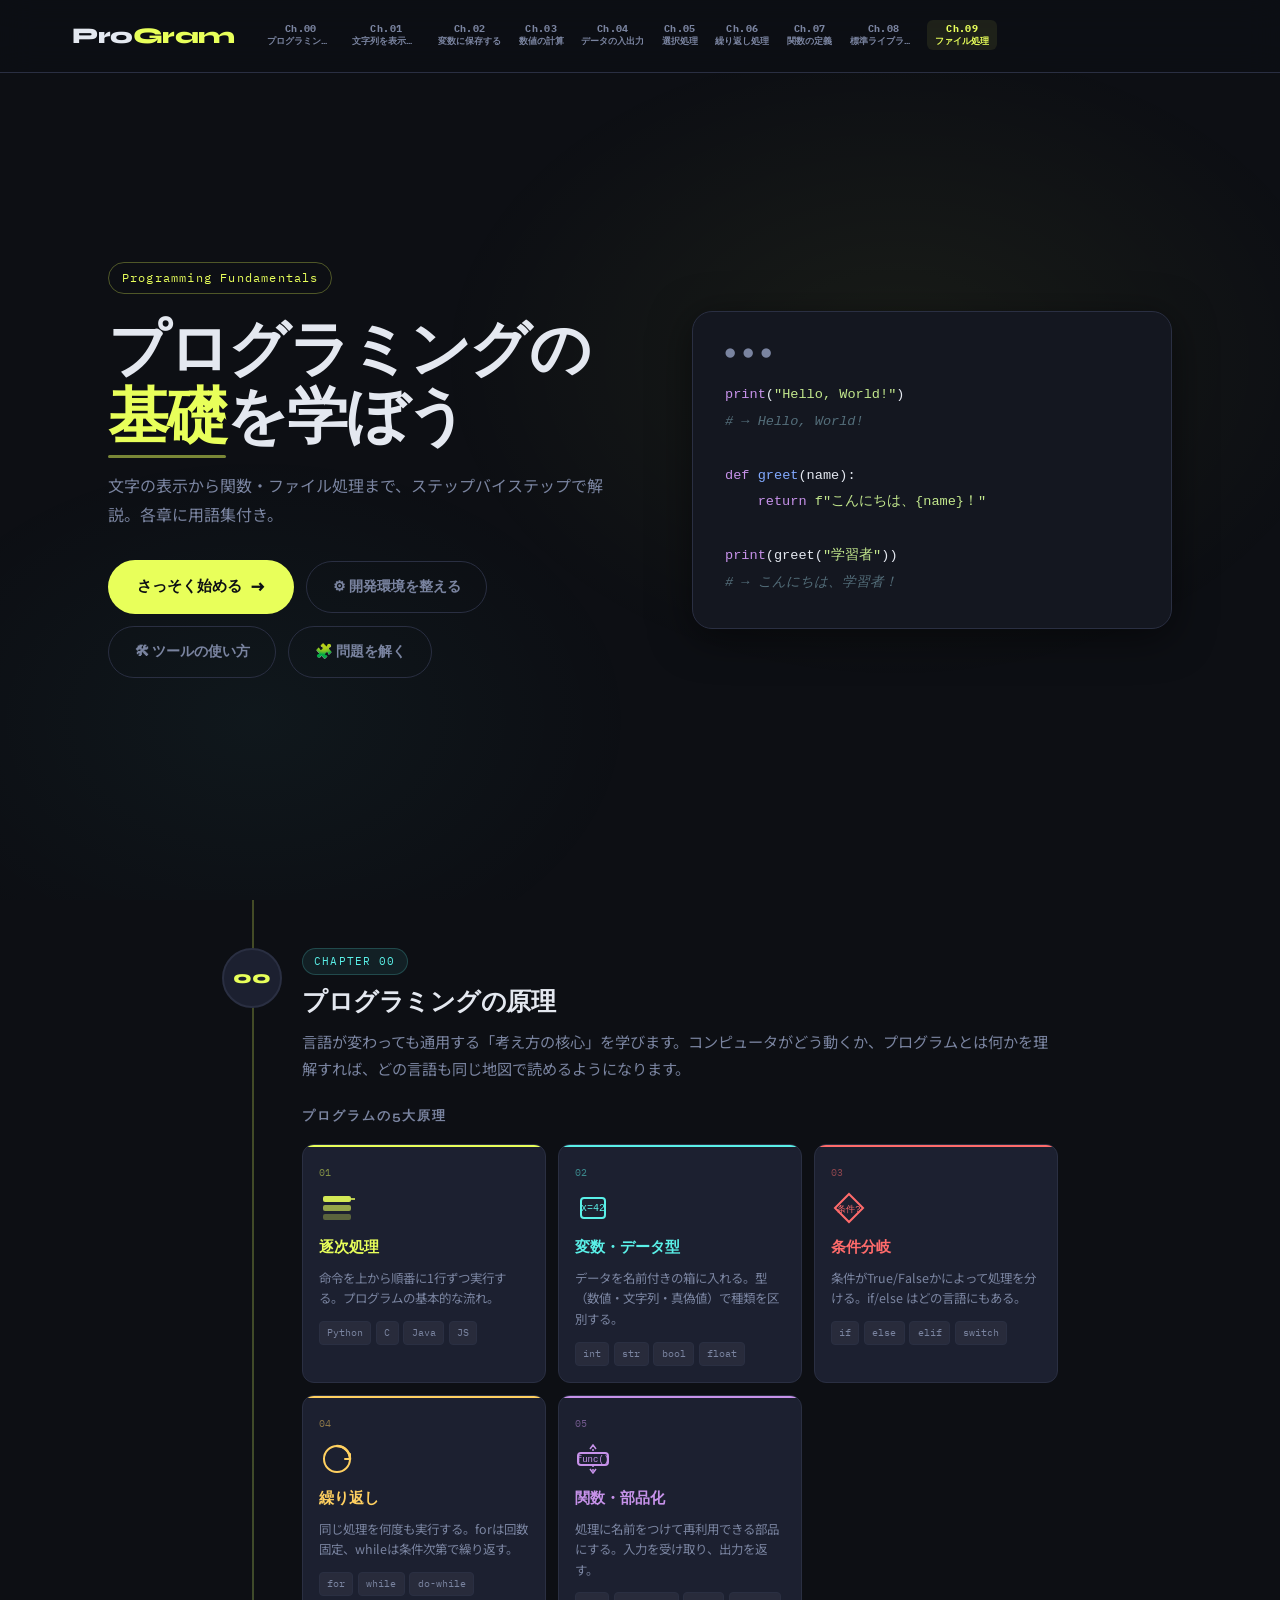
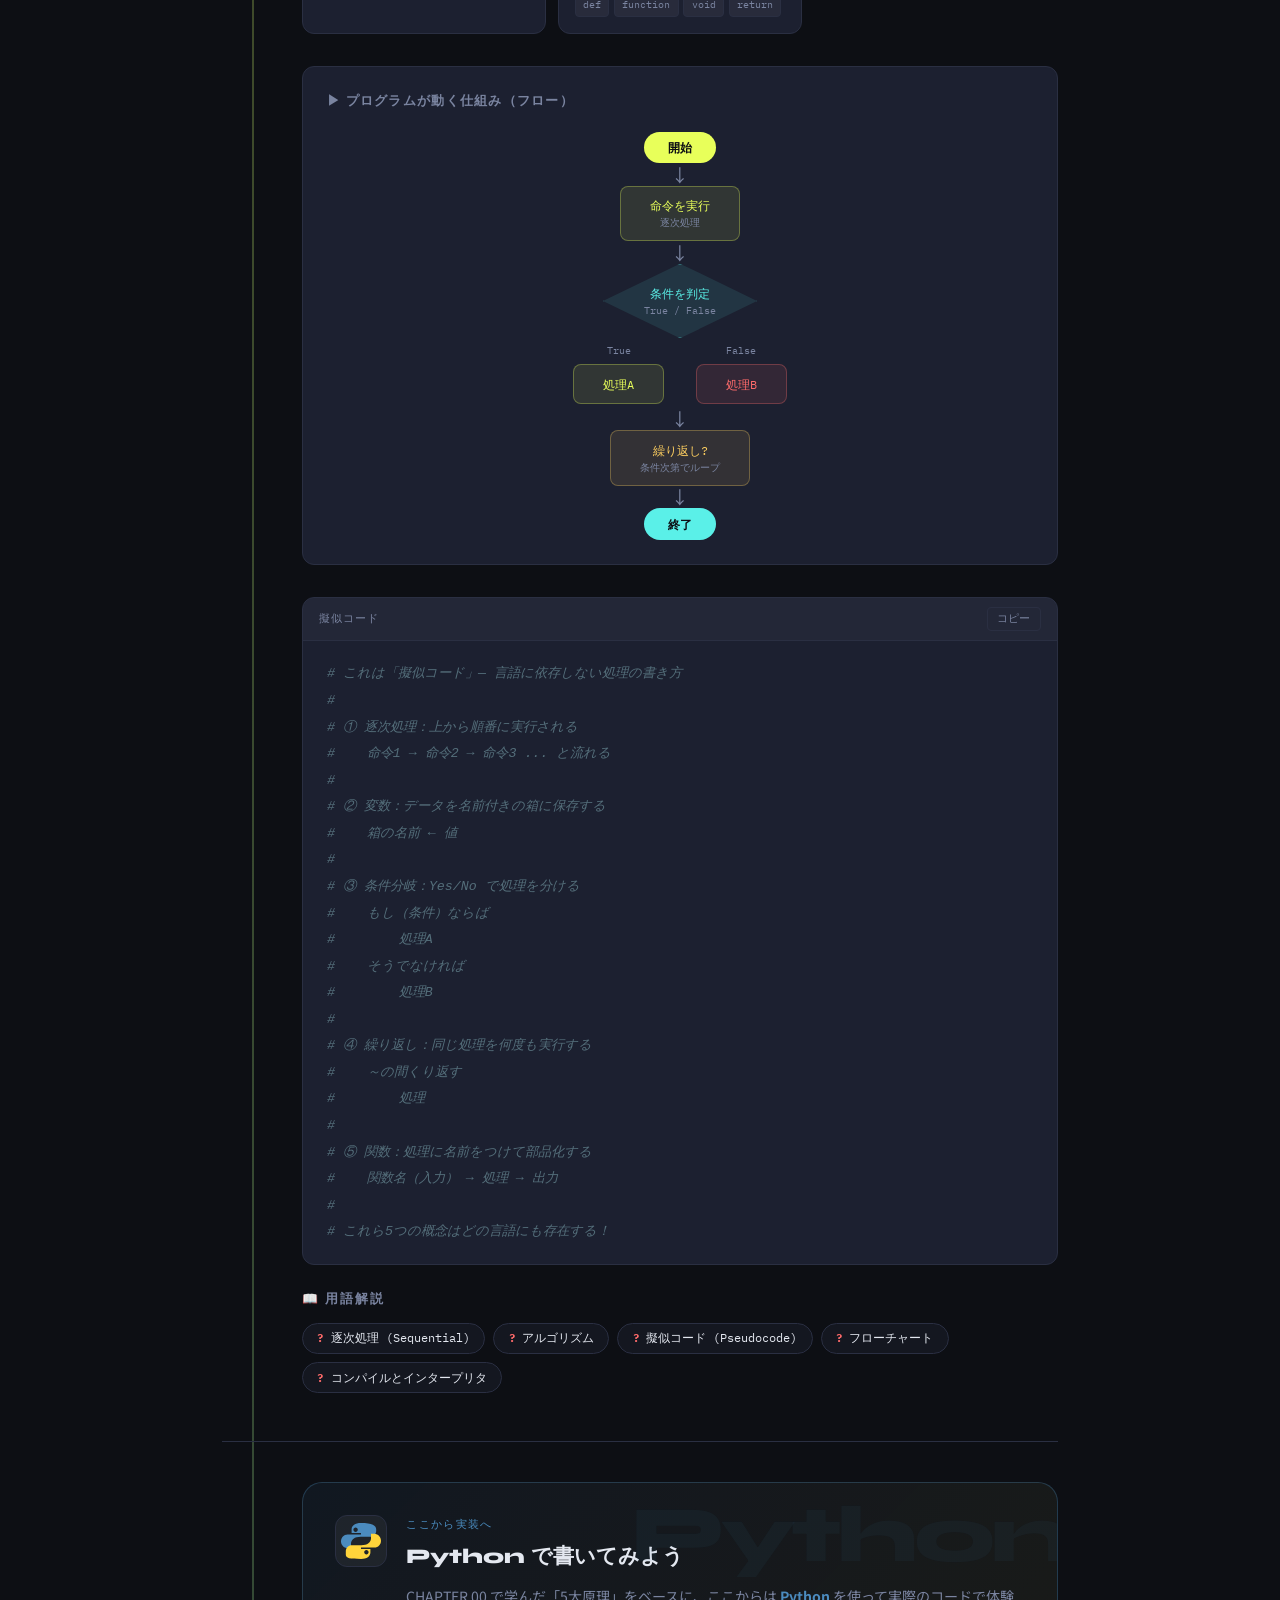
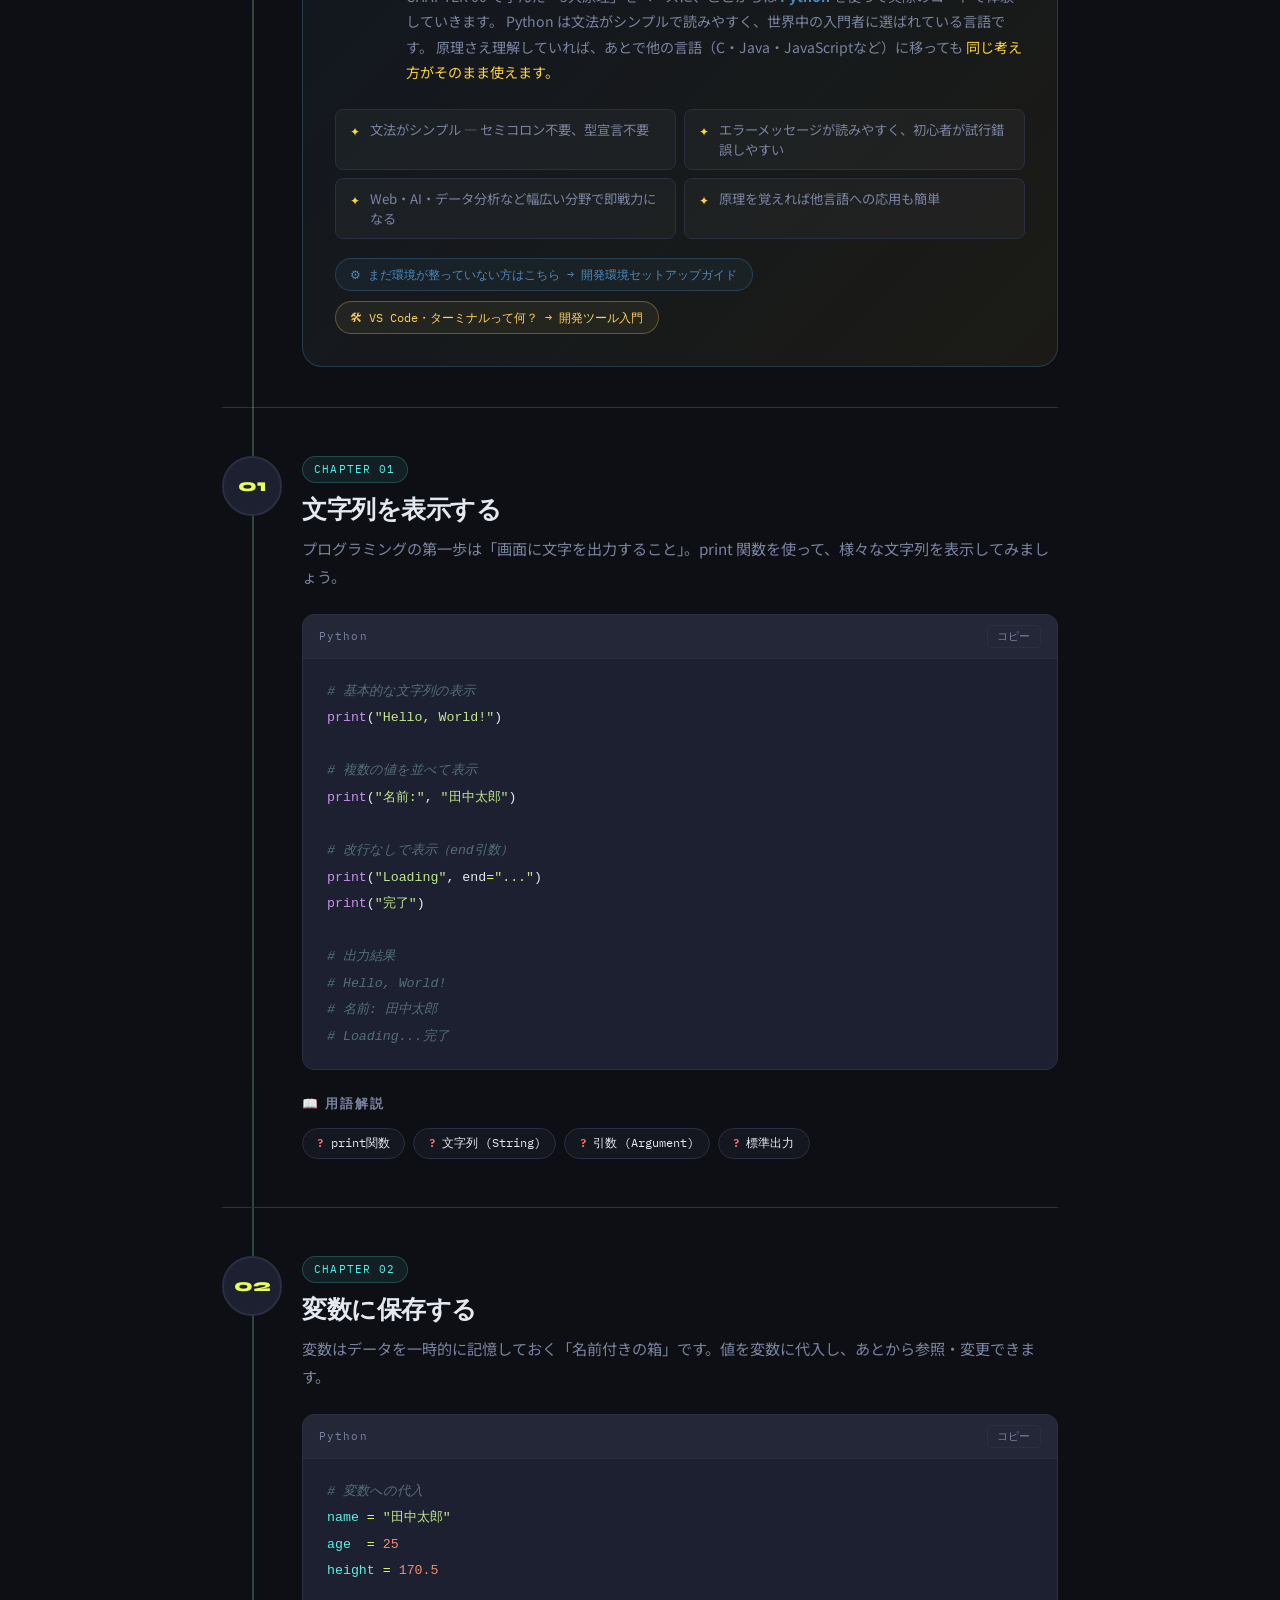
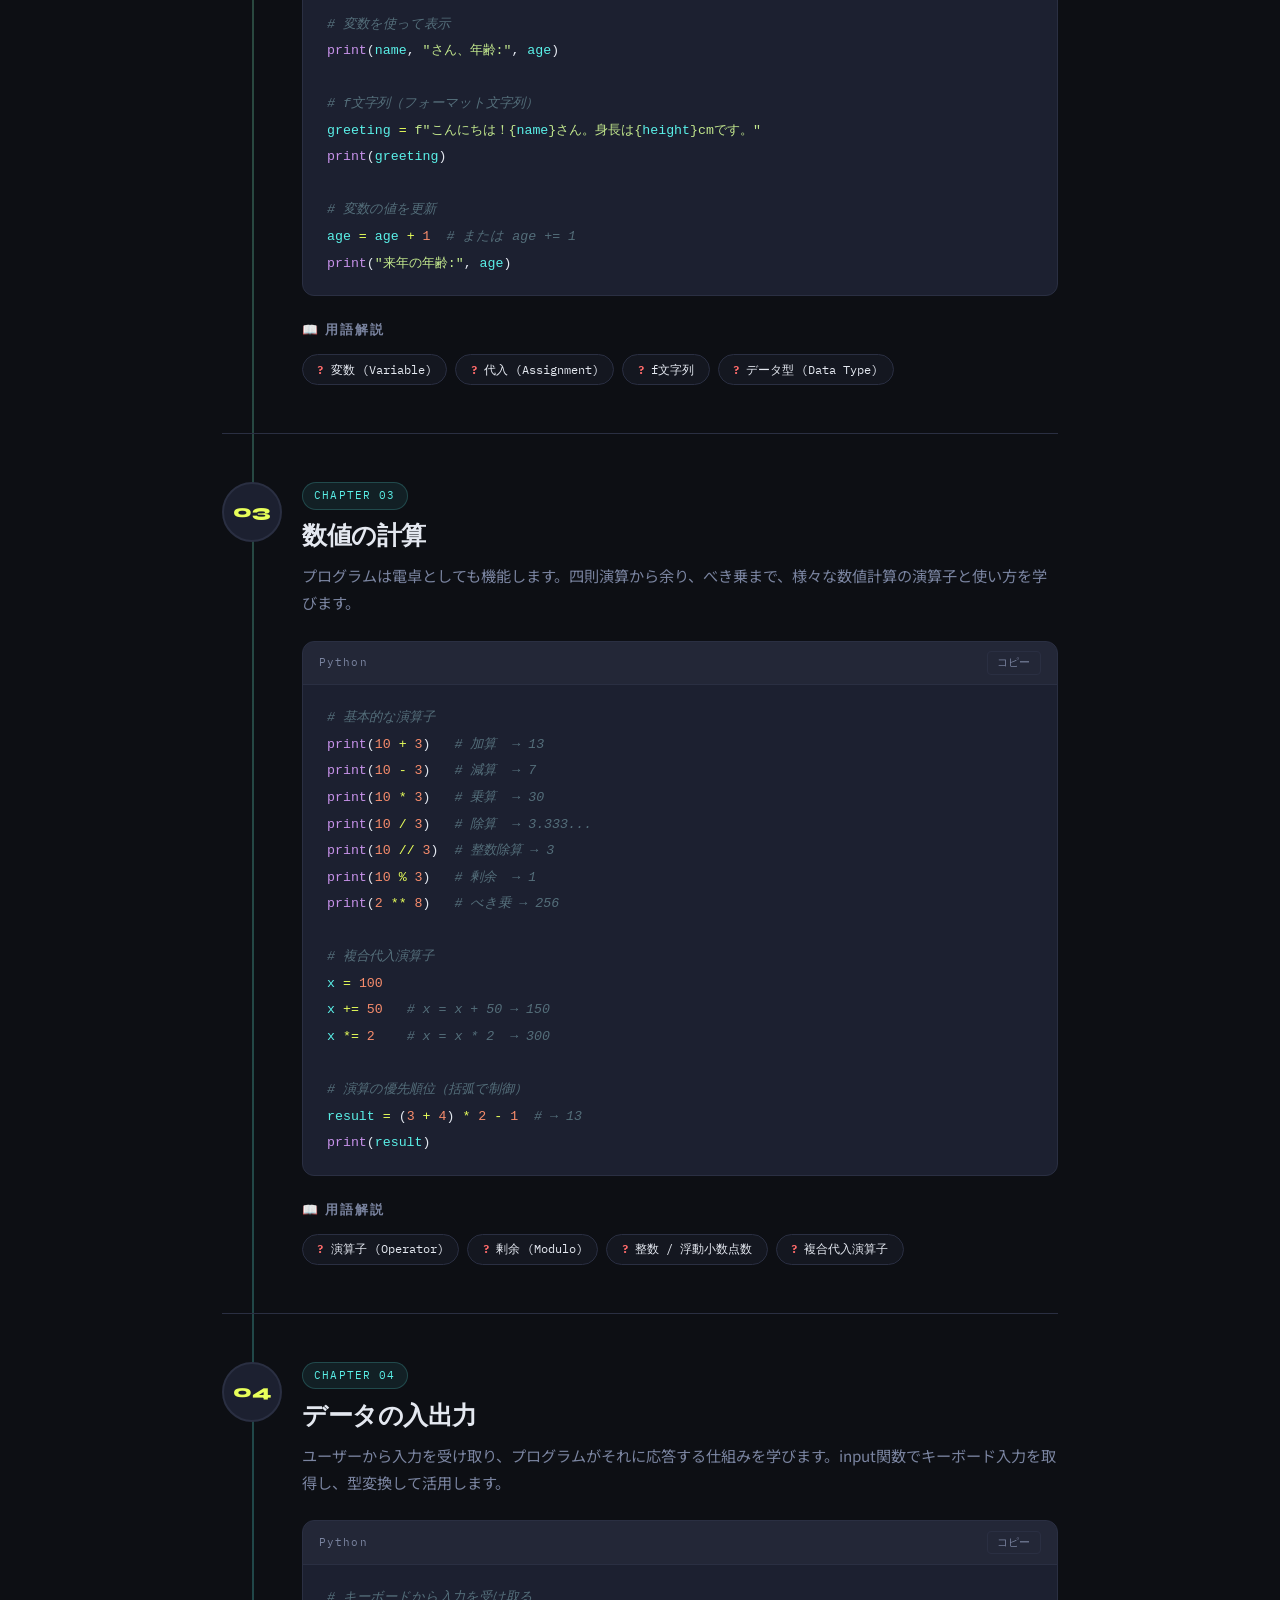
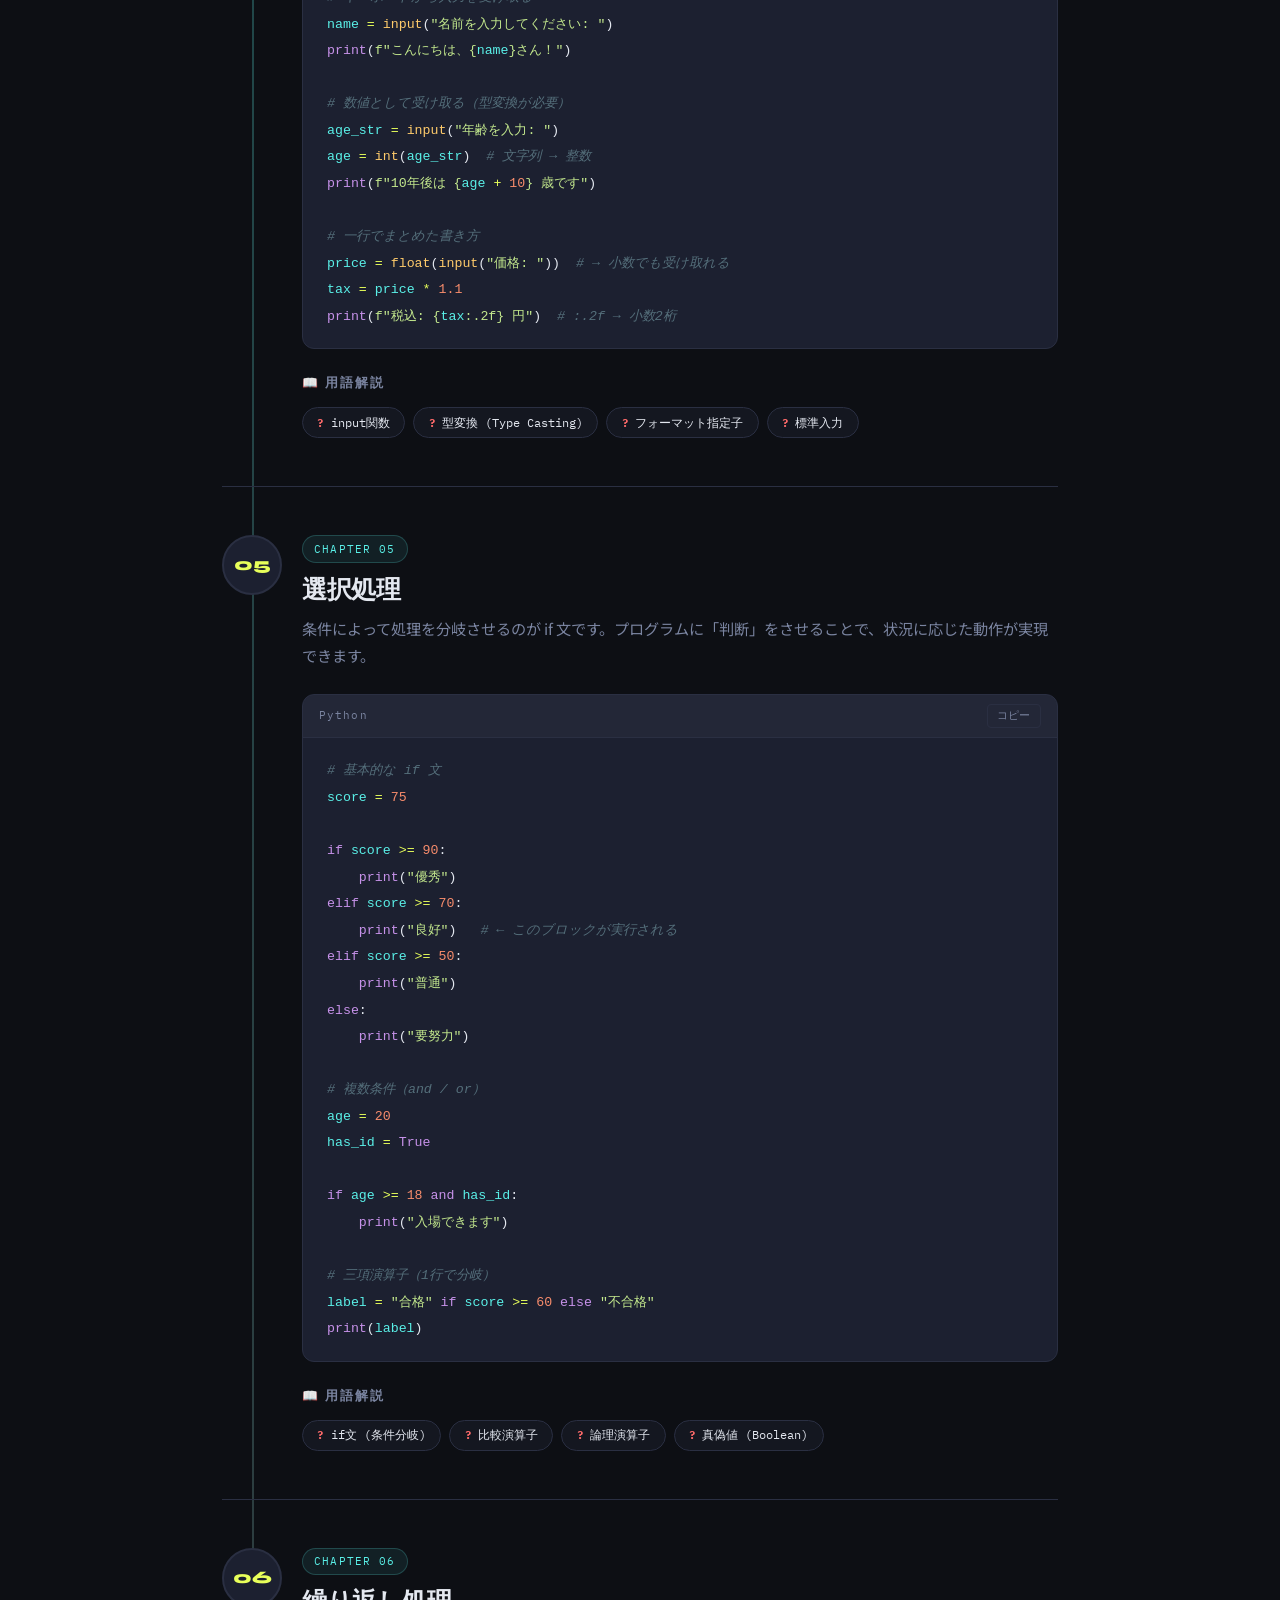
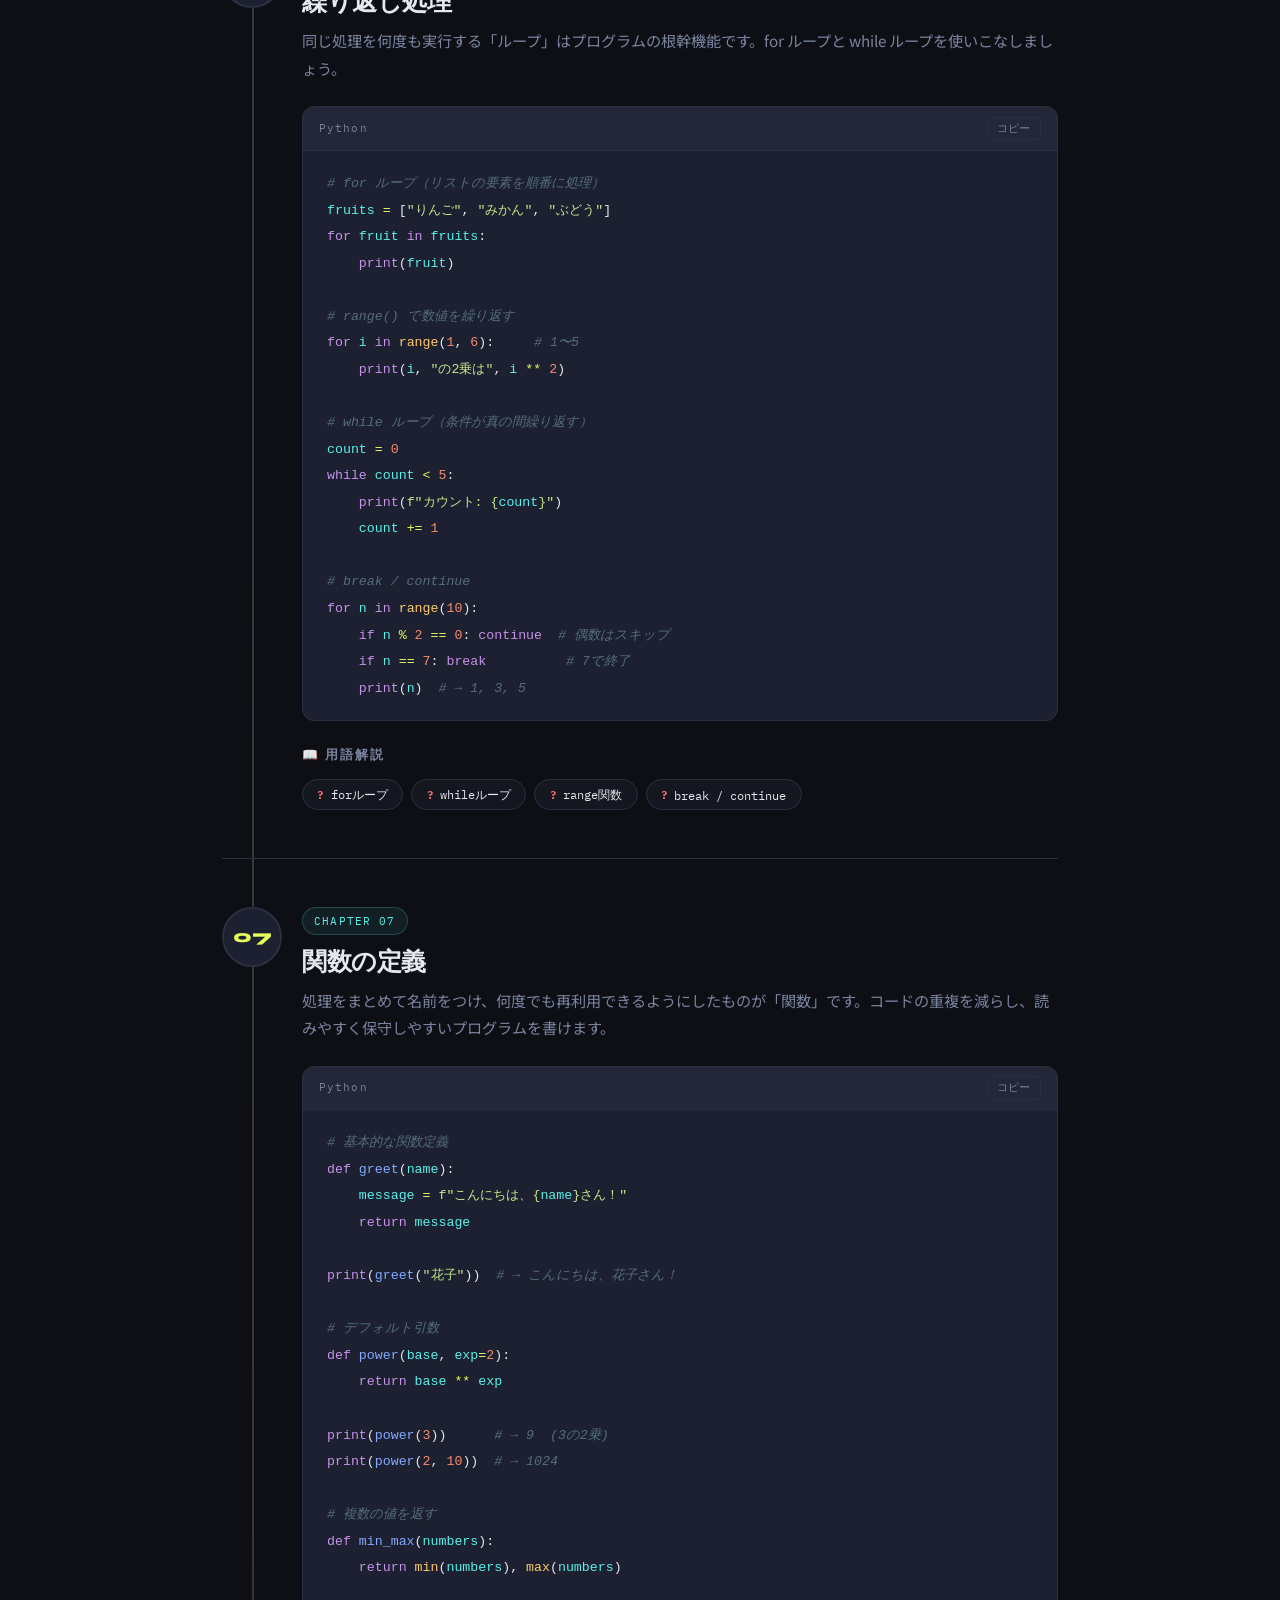
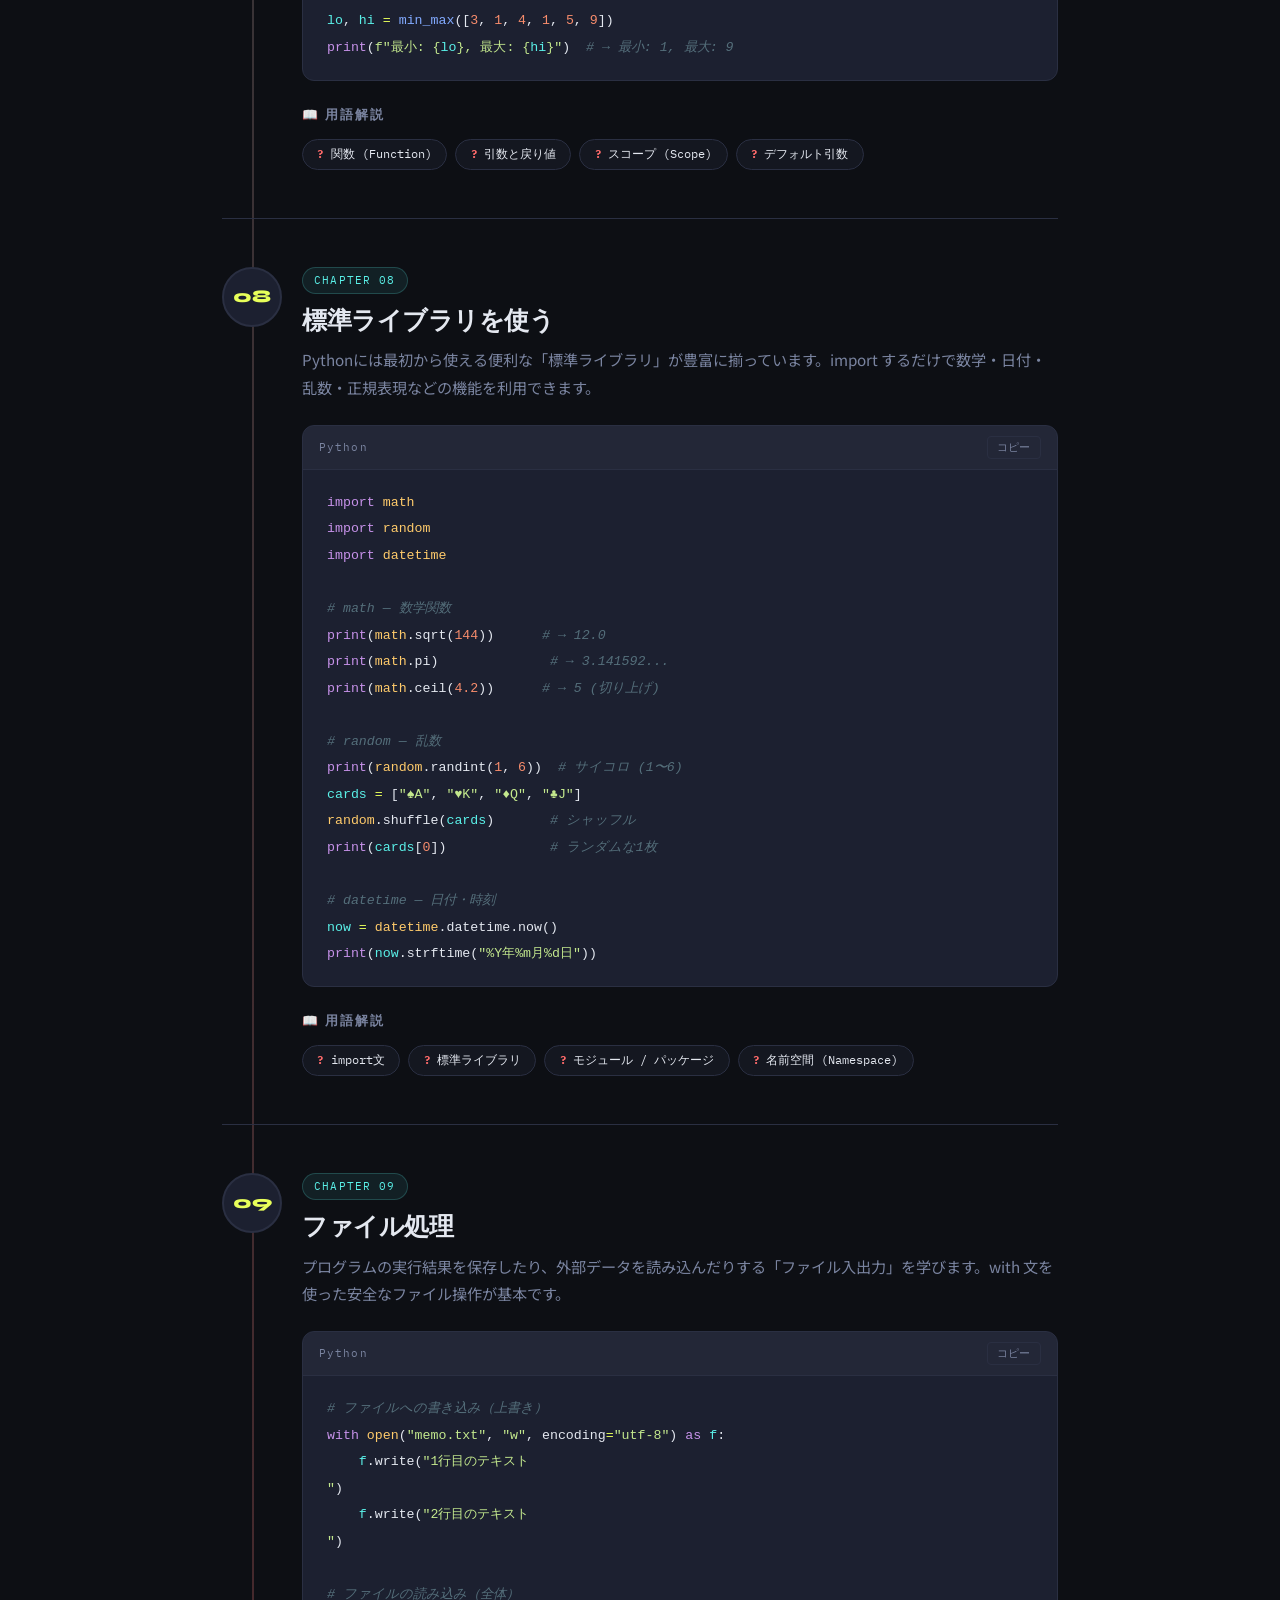
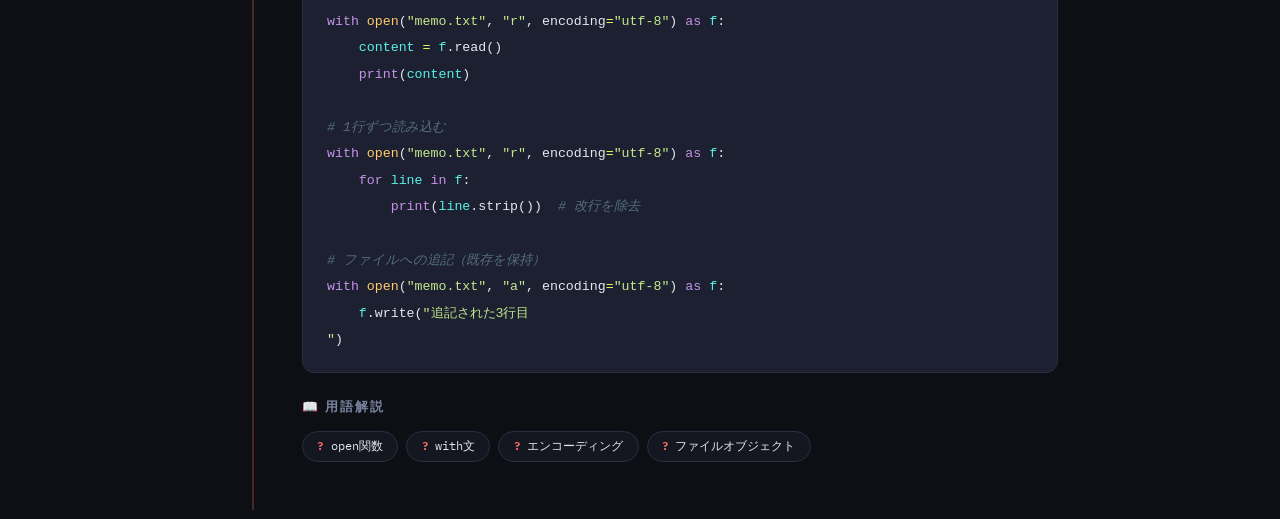
<file: program.html>
<!DOCTYPE html>
<html lang="ja">
<head>
  <meta charset="UTF-8">
  <meta name="viewport" content="width=device-width, initial-scale=1.0">
  <title>ProGram — プログラミング基礎ガイド</title>
  <link rel="stylesheet" href="style.css">
  <link rel="preconnect" href="https://fonts.googleapis.com">
  <link href="https://fonts.googleapis.com/css2?family=Syne:wght@400;700;800&family=IBM+Plex+Mono:wght@400;600&family=Noto+Sans+JP:wght@300;400;500;700&display=swap" rel="stylesheet">
</head>
<body>

  <!-- ヘッダー -->
  <header class="site-header">
    <div class="header-inner">
      <div class="logo">Pro<span class="accent">Gram</span></div>
      <nav class="main-nav">
        <ul id="nav-list"></ul>
      </nav>
      <button class="hamburger" id="hamburger" aria-label="メニュー">
        <span></span><span></span><span></span>
      </button>
    </div>
    <div class="progress-bar" id="progress-bar"></div>
  </header>

  <!-- モバイルドロワー -->
  <div class="drawer" id="drawer">
    <ul id="drawer-nav-list"></ul>
  </div>
  <div class="drawer-overlay" id="drawer-overlay"></div>

  <!-- ヒーロー -->
  <section class="hero">
    <div class="hero-bg"></div>
    <div class="hero-content">
      <div class="hero-label">Programming Fundamentals</div>
      <h1 class="hero-title">プログラミングの<br><em>基礎</em>を学ぼう</h1>
      <p class="hero-desc">文字の表示から関数・ファイル処理まで、ステップバイステップで解説。各章に用語集付き。</p>
      <div class="hero-actions">
        <a href="#chapter-1" class="btn-start">さっそく始める <span class="arrow">→</span></a>
        <a href="setup.html" class="btn-setup">⚙ 開発環境を整える</a>
        <a href="tools.html" class="btn-setup btn-tools">🛠 ツールの使い方</a>
        <a href="problem.html" class="btn-setup btn-tools">🧩 問題を解く</a>
      </div>
    </div>
    <div class="hero-code-preview">
<pre><code><span class="kw">print</span>(<span class="str">"Hello, World!"</span>)
<span class="cm"># → Hello, World!</span>

<span class="kw">def</span> <span class="fn">greet</span>(name):
    <span class="kw">return</span> <span class="str">f"こんにちは、{name}！"</span>

<span class="kw">print</span>(greet(<span class="str">"学習者"</span>))
<span class="cm"># → こんにちは、学習者！</span></code></pre>
    </div>
  </section>

  <!-- チャプター一覧 -->
  <main class="main-content">
    <div class="chapter-timeline" id="chapters-container"></div>
  </main>

  <!-- フッター -->
  <footer class="site-footer">
    <div class="footer-inner">
      <div class="footer-logo">Pro<span class="accent">Gram</span></div>
      <p class="footer-copy">プログラミング学習リファレンス</p>
    </div>
  </footer>

  <!-- 用語モーダル -->
  <div class="modal-overlay" id="modal-overlay">
    <div class="modal" id="modal">
      <button class="modal-close" id="modal-close">×</button>
      <div class="modal-tag">用語解説</div>
      <h3 class="modal-term" id="modal-term"></h3>
      <p class="modal-desc" id="modal-desc"></p>
      <div class="modal-example" id="modal-example"></div>
    </div>
  </div>

  <script src="script.js"></script>
</body>
</html>
</file>
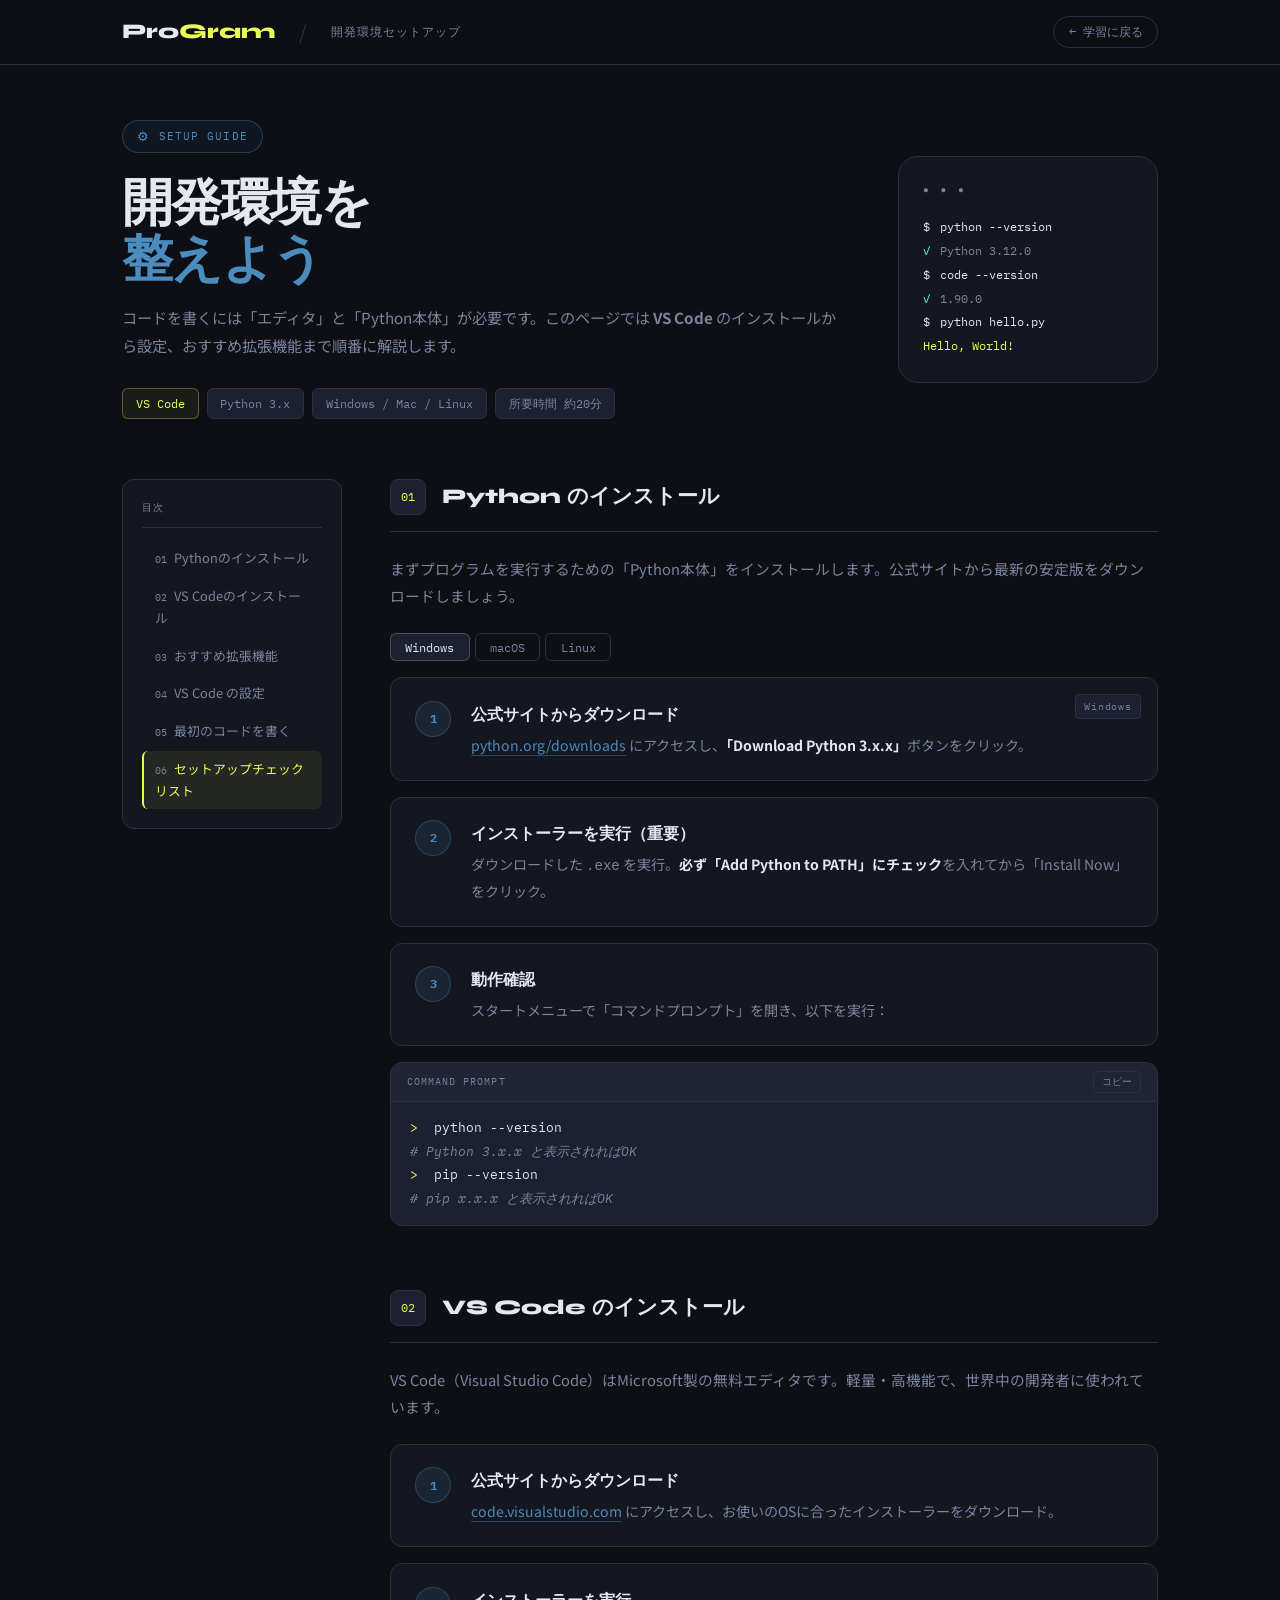
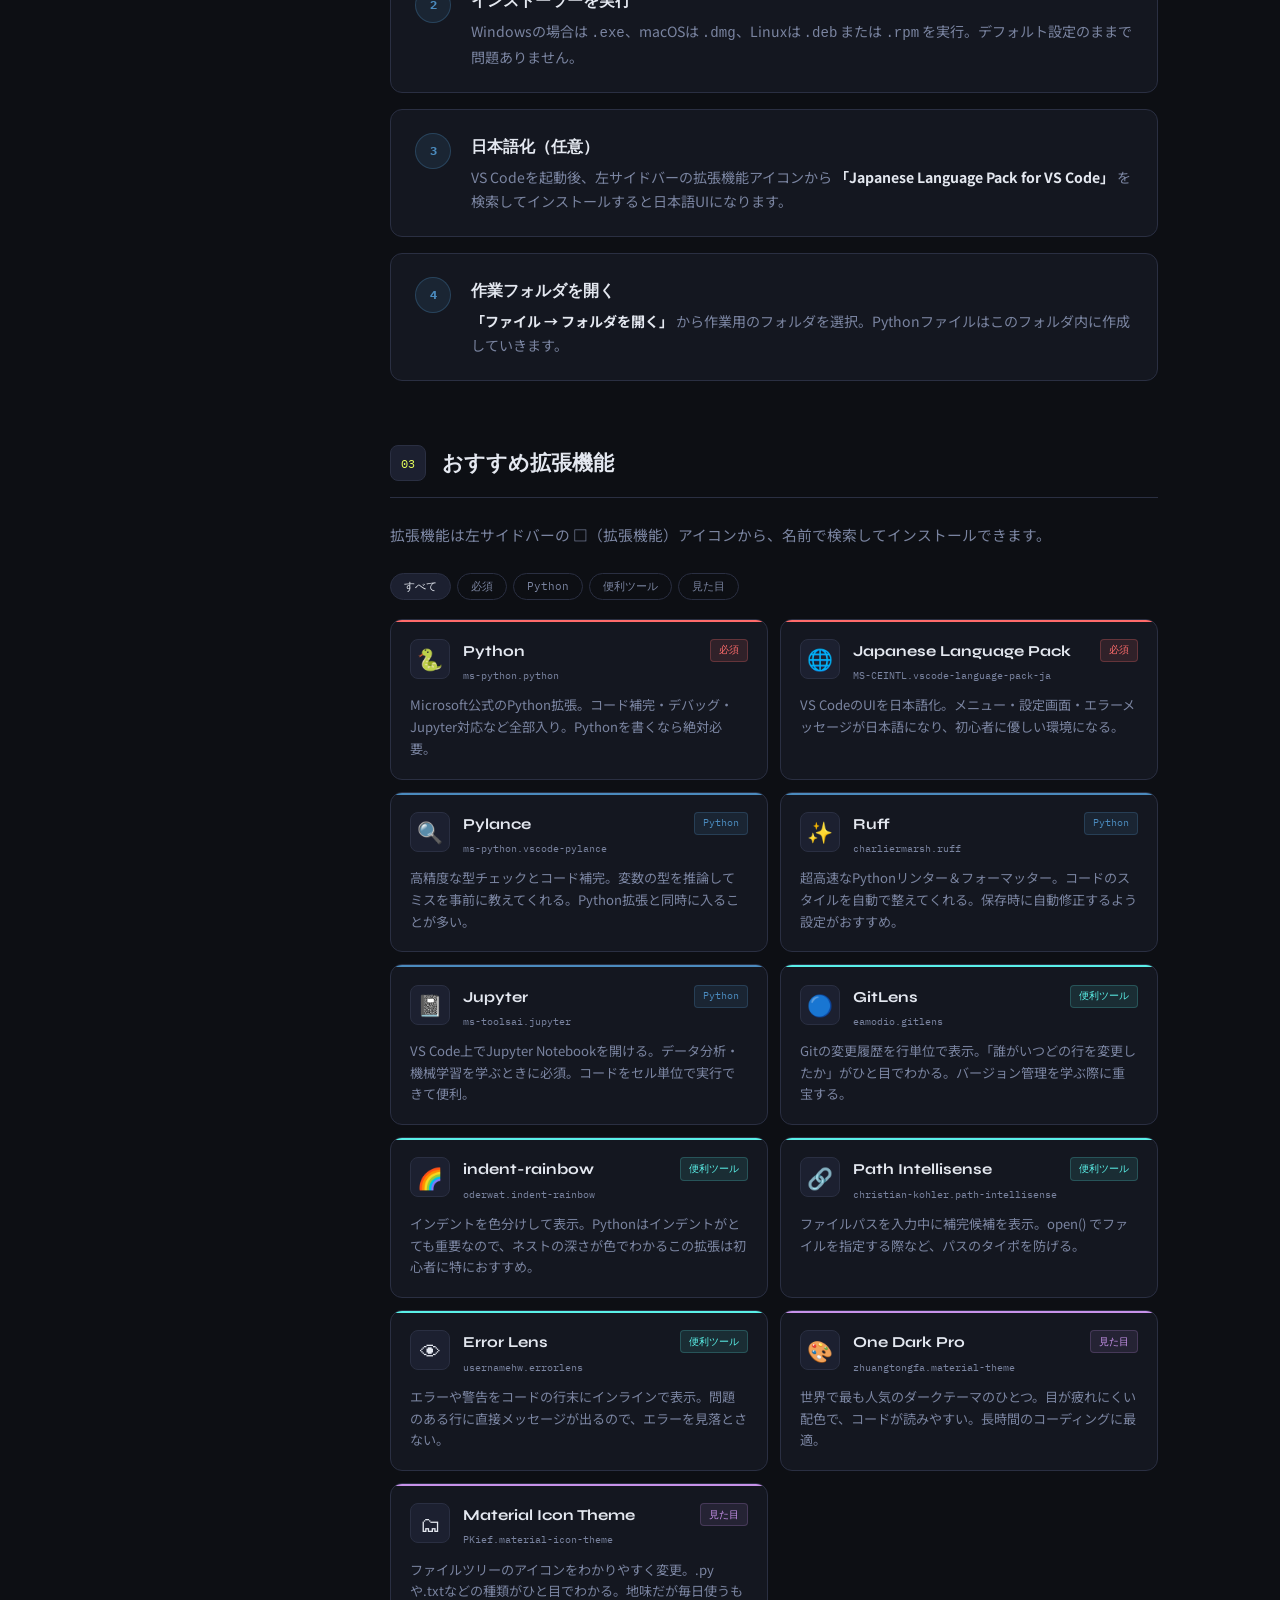
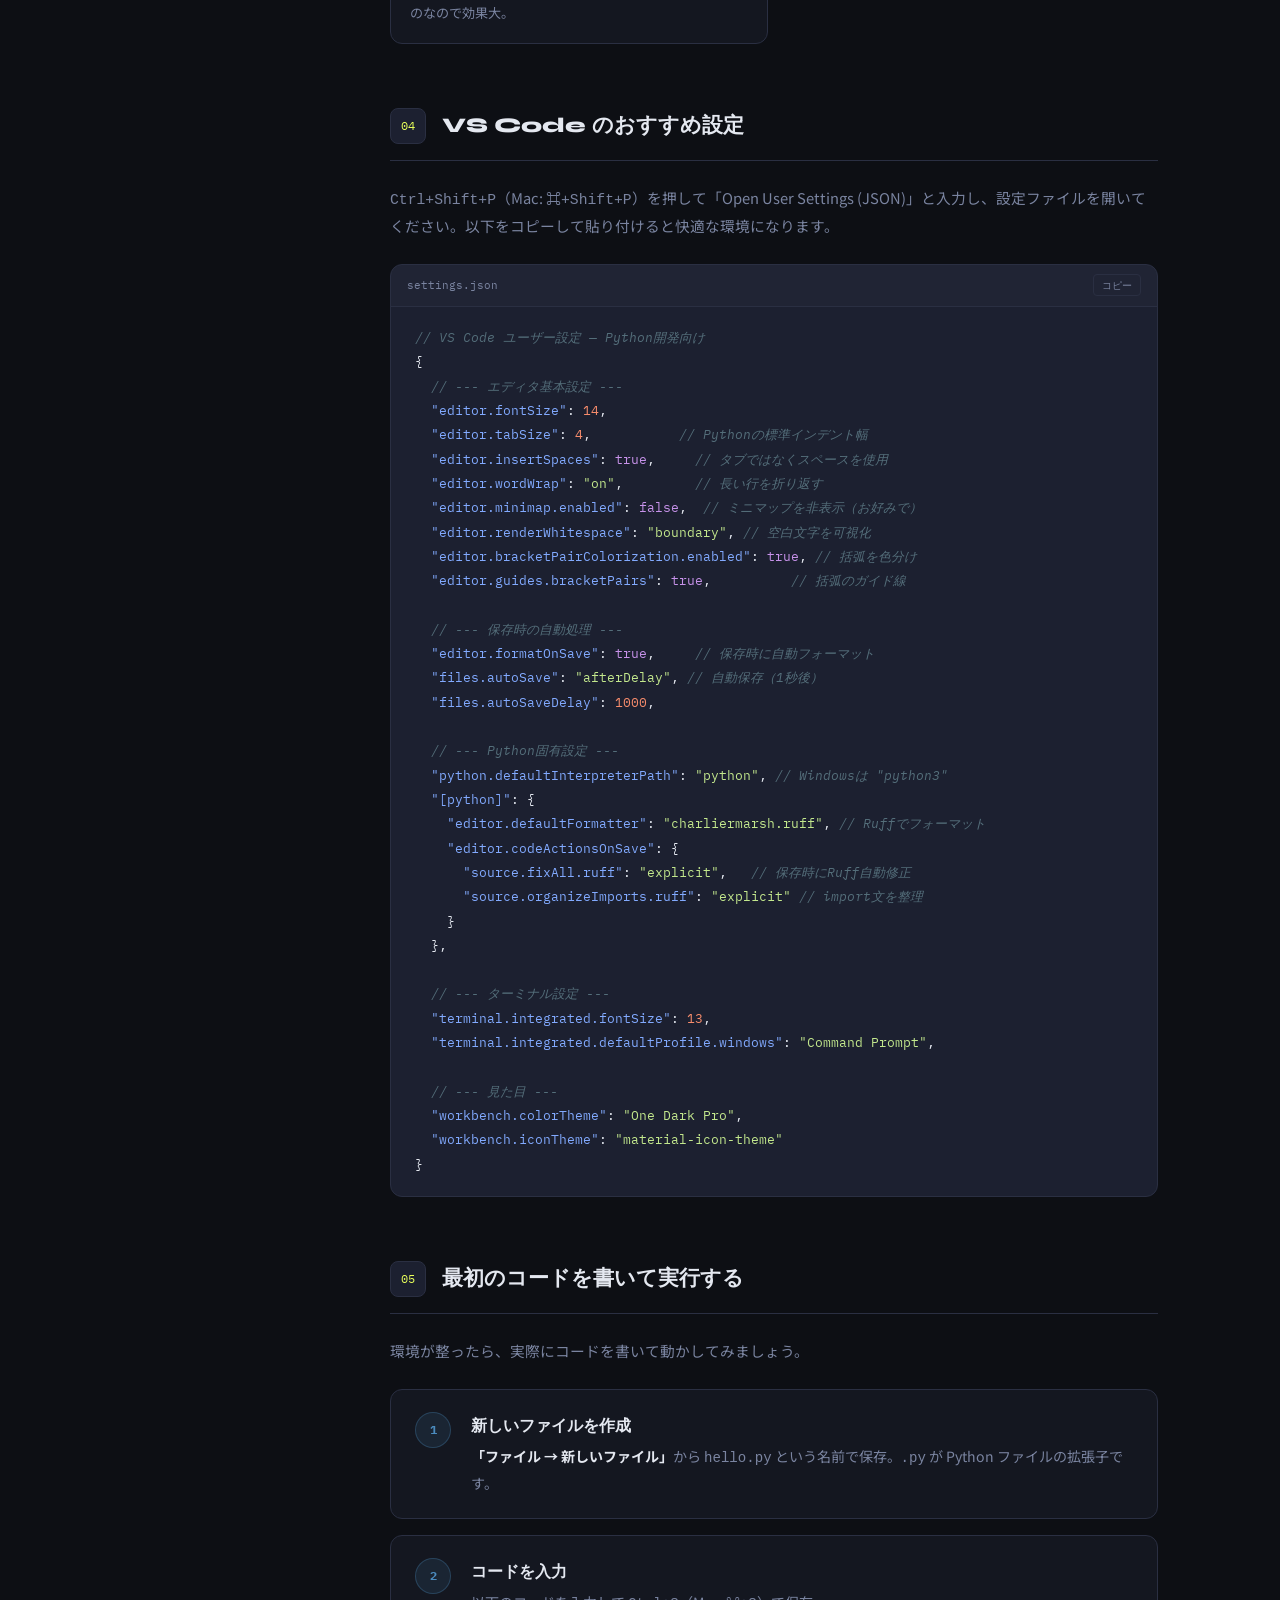
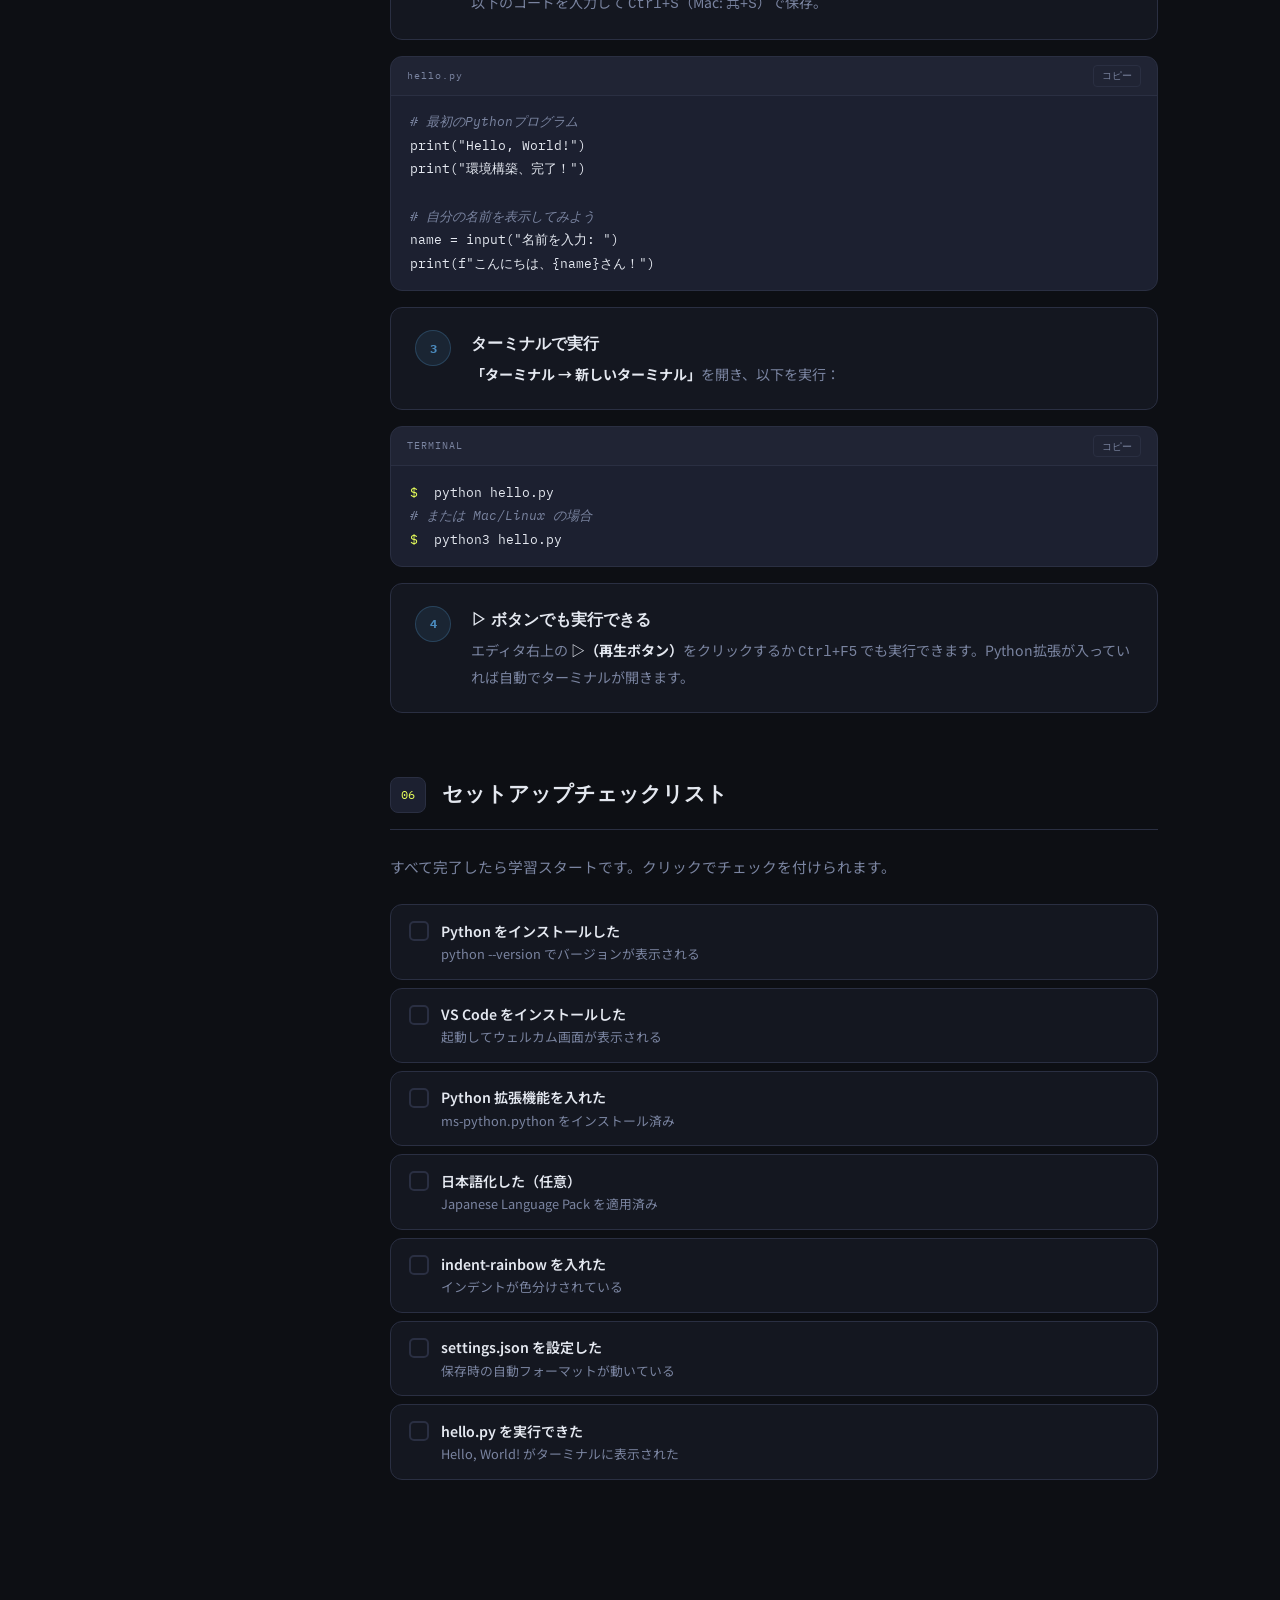
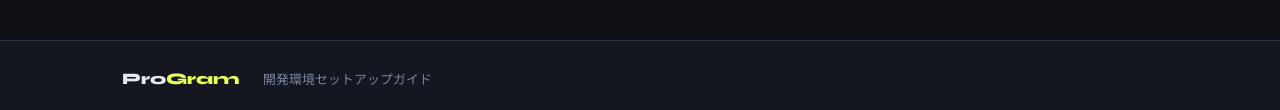
<file: setup.html>
<!DOCTYPE html>
<html lang="ja">
<head>
  <meta charset="UTF-8">
  <meta name="viewport" content="width=device-width, initial-scale=1.0">
  <title>開発環境セットアップ — ProGram</title>
  <link rel="preconnect" href="https://fonts.googleapis.com">
  <link href="https://fonts.googleapis.com/css2?family=Syne:wght@400;700;800&family=IBM+Plex+Mono:wght@400;600&family=Noto+Sans+JP:wght@300;400;500;700&display=swap" rel="stylesheet">
  <style>
    /* ===== リセット & 変数 ===== */
    *, *::before, *::after { box-sizing: border-box; margin: 0; padding: 0; }
    :root {
      --bg:       #0d0f14;
      --bg2:      #141720;
      --bg3:      #1c2030;
      --line:     #2a2f42;
      --accent:   #e8ff5a;
      --accent2:  #5af0e8;
      --accent3:  #ff6b6b;
      --blue:     #4B8BBE;
      --yellow:   #FFD43B;
      --text:     #e4e8f0;
      --text-dim: #7a84a0;
      --font-head: 'Syne', sans-serif;
      --font-body: 'Noto Sans JP', sans-serif;
      --font-code: 'IBM Plex Mono', monospace;
      --radius:   12px;
      --radius-lg:20px;
    }
    html { scroll-behavior: smooth; }
    body {
      background: var(--bg);
      color: var(--text);
      font-family: var(--font-body);
      line-height: 1.7;
      overflow-x: hidden;
    }
    ::-webkit-scrollbar { width: 6px; }
    ::-webkit-scrollbar-track { background: var(--bg); }
    ::-webkit-scrollbar-thumb { background: var(--line); border-radius: 3px; }

    /* ===== ヘッダー ===== */
    .site-header {
      position: fixed; top: 0; left: 0; right: 0; z-index: 100;
      background: rgba(13,15,20,.9);
      backdrop-filter: blur(16px);
      border-bottom: 1px solid var(--line);
    }
    .header-inner {
      max-width: 1100px; margin: 0 auto;
      padding: 0 2rem; height: 64px;
      display: flex; align-items: center; gap: 1.5rem;
    }
    .logo { font-family: var(--font-head); font-size: 1.3rem; font-weight: 800; text-decoration: none; color: var(--text); }
    .logo span { color: var(--accent); }
    .header-sep { color: var(--line); font-size: 1.2rem; }
    .header-title { font-family: var(--font-code); font-size: .75rem; color: var(--text-dim); letter-spacing: .08em; }
    .back-btn {
      margin-left: auto;
      display: inline-flex; align-items: center; gap: .5rem;
      font-family: var(--font-code); font-size: .72rem;
      color: var(--text-dim); text-decoration: none;
      border: 1px solid var(--line); padding: .3rem .9rem;
      border-radius: 100px; transition: .2s;
    }
    .back-btn:hover { color: var(--accent); border-color: var(--accent); }
    .progress-bar { height: 2px; background: var(--blue); width: 0%; transition: width .1s; position: absolute; bottom: -1px; left: 0; }

    /* ===== ヒーロー ===== */
    .hero {
      padding: 120px 2rem 60px;
      max-width: 1100px; margin: 0 auto;
      display: flex; align-items: center; gap: 3rem; flex-wrap: wrap;
    }
    .hero-content { flex: 1 1 380px; }
    .hero-badge {
      display: inline-flex; align-items: center; gap: .5rem;
      font-family: var(--font-code); font-size: .7rem; letter-spacing: .1em;
      color: var(--blue); border: 1px solid rgba(75,139,190,.35);
      background: rgba(75,139,190,.07); padding: .3rem .9rem;
      border-radius: 100px; margin-bottom: 1.4rem;
    }
    .hero-badge::before { content: '⚙'; font-size: .8rem; }
    .hero-title {
      font-family: var(--font-head); font-size: clamp(2rem,4.5vw,3.2rem);
      font-weight: 800; letter-spacing: -.03em; line-height: 1.1;
      margin-bottom: 1rem;
    }
    .hero-title em { font-style: normal; color: var(--blue); }
    .hero-sub { font-size: .95rem; color: var(--text-dim); line-height: 1.8; margin-bottom: 1.8rem; }
    .hero-chips { display: flex; flex-wrap: wrap; gap: .5rem; }
    .chip {
      font-family: var(--font-code); font-size: .72rem;
      background: var(--bg3); border: 1px solid var(--line);
      padding: .3rem .8rem; border-radius: 6px; color: var(--text-dim);
    }
    .chip.hi { color: var(--accent); border-color: rgba(232,255,90,.3); background: rgba(232,255,90,.06); }

    .hero-visual {
      flex: 0 0 260px;
      background: var(--bg2); border: 1px solid var(--line);
      border-radius: var(--radius-lg); padding: 1.5rem;
      font-family: var(--font-code); font-size: .78rem; line-height: 1.9;
    }
    .hero-visual::before {
      content: '● ● ●'; display: block; color: var(--text-dim);
      font-size: .6rem; letter-spacing: .3em; margin-bottom: 1rem;
    }
    .hv-line { display: flex; align-items: center; gap: .6rem; }
    .hv-line .ok  { color: var(--accent2); }
    .hv-line .dim { color: var(--text-dim); }
    .hv-line .hi  { color: var(--accent); }
    .hv-line .cmd { color: #c792ea; }

    /* ===== メインレイアウト ===== */
    .layout {
      max-width: 1100px; margin: 0 auto;
      padding: 0 2rem 6rem;
      display: grid;
      grid-template-columns: 220px 1fr;
      gap: 3rem;
      align-items: start;
    }

    /* サイドナビ */
    .side-nav {
      position: sticky; top: 84px;
      background: var(--bg2); border: 1px solid var(--line);
      border-radius: var(--radius); padding: 1.2rem;
    }
    .side-nav-title {
      font-family: var(--font-code); font-size: .65rem;
      letter-spacing: .12em; color: var(--text-dim);
      text-transform: uppercase; margin-bottom: .8rem;
      padding-bottom: .6rem; border-bottom: 1px solid var(--line);
    }
    .side-nav ul { list-style: none; display: flex; flex-direction: column; gap: .1rem; }
    .side-nav a {
      display: block; padding: .45rem .7rem;
      font-size: .8rem; color: var(--text-dim);
      text-decoration: none; border-radius: 6px;
      transition: .2s; border-left: 2px solid transparent;
    }
    .side-nav a:hover { color: var(--text); background: rgba(255,255,255,.04); }
    .side-nav a.active { color: var(--accent); background: rgba(232,255,90,.07); border-left-color: var(--accent); }
    .side-nav .sn-num { font-family: var(--font-code); font-size: .65rem; color: var(--text-dim); margin-right: .4rem; }

    /* ===== セクション共通 ===== */
    .section { margin-bottom: 4rem; }
    .section-anchor { display: block; height: 84px; margin-top: -84px; visibility: hidden; }

    .section-header {
      display: flex; align-items: center; gap: 1rem;
      margin-bottom: 1.5rem; padding-bottom: 1rem;
      border-bottom: 1px solid var(--line);
    }
    .section-num {
      width: 36px; height: 36px; border-radius: 8px;
      background: var(--bg3); border: 1px solid var(--line);
      display: flex; align-items: center; justify-content: center;
      font-family: var(--font-code); font-size: .72rem;
      color: var(--accent); flex-shrink: 0;
    }
    .section-title { font-family: var(--font-head); font-size: 1.3rem; font-weight: 800; }
    .section-desc { font-size: .92rem; color: var(--text-dim); line-height: 1.8; margin-bottom: 1.5rem; }

    /* ===== ステップカード ===== */
    .steps { display: flex; flex-direction: column; gap: 1rem; }
    .step {
      background: var(--bg2); border: 1px solid var(--line);
      border-radius: var(--radius); padding: 1.4rem 1.5rem;
      display: grid; grid-template-columns: 40px 1fr;
      gap: 0 1rem; position: relative;
      transition: border-color .25s;
    }
    .step:hover { border-color: rgba(75,139,190,.4); }
    .step-num {
      grid-row: 1 / 3; align-self: start;
      width: 36px; height: 36px; border-radius: 50%;
      background: rgba(75,139,190,.12); border: 1px solid rgba(75,139,190,.3);
      display: flex; align-items: center; justify-content: center;
      font-family: var(--font-code); font-size: .72rem;
      color: var(--blue); font-weight: 700; flex-shrink: 0;
    }
    .step-title { font-family: var(--font-head); font-size: 1rem; font-weight: 700; margin-bottom: .3rem; }
    .step-body { font-size: .88rem; color: var(--text-dim); line-height: 1.75; }
    .step-body strong { color: var(--text); }
    .step-body a { color: var(--blue); text-decoration: none; border-bottom: 1px solid rgba(75,139,190,.4); }
    .step-body a:hover { border-bottom-color: var(--blue); }

    .step-tag {
      position: absolute; top: 1rem; right: 1rem;
      font-family: var(--font-code); font-size: .65rem;
      letter-spacing: .08em; color: var(--text-dim);
      background: var(--bg3); border: 1px solid var(--line);
      padding: .15rem .5rem; border-radius: 4px;
    }

    /* コマンドブロック */
    .cmd-block {
      background: var(--bg3); border: 1px solid var(--line);
      border-radius: var(--radius); overflow: hidden; margin: 1rem 0;
    }
    .cmd-header {
      display: flex; align-items: center; justify-content: space-between;
      padding: .5rem 1rem; background: rgba(255,255,255,.02);
      border-bottom: 1px solid var(--line);
    }
    .cmd-label { font-family: var(--font-code); font-size: .65rem; color: var(--text-dim); letter-spacing: .1em; }
    .copy-cmd {
      font-family: var(--font-code); font-size: .65rem;
      color: var(--text-dim); background: none;
      border: 1px solid var(--line); padding: .15rem .5rem;
      border-radius: 4px; cursor: pointer; transition: .2s;
    }
    .copy-cmd:hover { color: var(--accent); border-color: var(--accent); }
    .copy-cmd.copied { color: var(--accent2); border-color: var(--accent2); }
    .cmd-block pre {
      padding: .9rem 1.2rem;
      font-family: var(--font-code); font-size: .82rem;
      line-height: 1.8; overflow-x: auto;
    }
    .cmd-block .prompt { color: var(--accent); user-select: none; margin-right: .5rem; }
    .cmd-block .cmd-text { color: var(--text); }
    .cmd-block .comment { color: var(--text-dim); font-style: italic; }

    /* ===== OS切り替えタブ ===== */
    .os-tabs { display: flex; gap: .3rem; margin-bottom: 1rem; }
    .os-tab {
      font-family: var(--font-code); font-size: .72rem;
      padding: .35rem .9rem; border-radius: 6px;
      border: 1px solid var(--line); background: none;
      color: var(--text-dim); cursor: pointer; transition: .2s;
    }
    .os-tab.active { background: var(--bg3); color: var(--text); border-color: rgba(255,255,255,.2); }
    .os-tab:hover:not(.active) { color: var(--text); }
    .os-panel { display: none; }
    .os-panel.active { display: block; }

    /* ===== 拡張機能カード ===== */
    .ext-grid {
      display: grid;
      grid-template-columns: repeat(auto-fill, minmax(280px, 1fr));
      gap: .75rem;
    }
    .ext-card {
      background: var(--bg2); border: 1px solid var(--line);
      border-radius: var(--radius); padding: 1.2rem;
      transition: border-color .25s, transform .2s;
      position: relative; overflow: hidden;
    }
    .ext-card::before {
      content: ''; position: absolute;
      top: 0; left: 0; right: 0; height: 2px;
    }
    .ext-card[data-cat="must"]::before   { background: var(--accent3); }
    .ext-card[data-cat="python"]::before { background: var(--blue); }
    .ext-card[data-cat="util"]::before   { background: var(--accent2); }
    .ext-card[data-cat="look"]::before   { background: #c792ea; }
    .ext-card:hover { transform: translateY(-2px); }
    .ext-card[data-cat="must"]:hover   { border-color: rgba(255,107,107,.4); }
    .ext-card[data-cat="python"]:hover { border-color: rgba(75,139,190,.4); }
    .ext-card[data-cat="util"]:hover   { border-color: rgba(90,240,232,.4); }
    .ext-card[data-cat="look"]:hover   { border-color: rgba(199,146,234,.4); }

    .ext-top { display: flex; align-items: flex-start; gap: .8rem; margin-bottom: .6rem; }
    .ext-icon {
      width: 40px; height: 40px; border-radius: 8px;
      background: var(--bg3); border: 1px solid var(--line);
      display: flex; align-items: center; justify-content: center;
      font-size: 1.3rem; flex-shrink: 0;
    }
    .ext-info { flex: 1; min-width: 0; }
    .ext-name { font-family: var(--font-head); font-size: .95rem; font-weight: 700; margin-bottom: .15rem; }
    .ext-id { font-family: var(--font-code); font-size: .65rem; color: var(--text-dim); white-space: nowrap; overflow: hidden; text-overflow: ellipsis; }
    .ext-badge {
      font-family: var(--font-code); font-size: .6rem;
      padding: .15rem .5rem; border-radius: 4px; white-space: nowrap;
    }
    [data-cat="must"]   .ext-badge { background: rgba(255,107,107,.12); color: var(--accent3); border: 1px solid rgba(255,107,107,.25); }
    [data-cat="python"] .ext-badge { background: rgba(75,139,190,.12);  color: var(--blue);    border: 1px solid rgba(75,139,190,.25); }
    [data-cat="util"]   .ext-badge { background: rgba(90,240,232,.1);   color: var(--accent2); border: 1px solid rgba(90,240,232,.2); }
    [data-cat="look"]   .ext-badge { background: rgba(199,146,234,.1);  color: #c792ea;        border: 1px solid rgba(199,146,234,.2); }
    .ext-desc { font-size: .82rem; color: var(--text-dim); line-height: 1.65; }

    /* フィルターバー */
    .filter-bar { display: flex; gap: .4rem; margin-bottom: 1.2rem; flex-wrap: wrap; }
    .filter-btn {
      font-family: var(--font-code); font-size: .7rem;
      padding: .3rem .8rem; border-radius: 100px;
      border: 1px solid var(--line); background: none;
      color: var(--text-dim); cursor: pointer; transition: .2s;
    }
    .filter-btn.active, .filter-btn:hover { background: var(--bg3); color: var(--text); }
    .filter-btn[data-filter="must"].active   { color: var(--accent3); border-color: rgba(255,107,107,.4); }
    .filter-btn[data-filter="python"].active { color: var(--blue);    border-color: rgba(75,139,190,.4); }
    .filter-btn[data-filter="util"].active   { color: var(--accent2); border-color: rgba(90,240,232,.4); }
    .filter-btn[data-filter="look"].active   { color: #c792ea;        border-color: rgba(199,146,234,.4); }

    /* ===== settings.json ===== */
    .json-block {
      background: var(--bg3); border: 1px solid var(--line);
      border-radius: var(--radius); overflow: hidden;
    }
    .json-header {
      display: flex; align-items: center; justify-content: space-between;
      padding: .6rem 1rem;
      background: rgba(255,255,255,.02); border-bottom: 1px solid var(--line);
    }
    .json-label { font-family: var(--font-code); font-size: .7rem; color: var(--text-dim); }
    .json-block pre {
      padding: 1.2rem 1.5rem;
      font-family: var(--font-code); font-size: .8rem;
      line-height: 1.9; overflow-x: auto;
    }
    .jk { color: #82aaff; }
    .jv { color: #c3e88d; }
    .jn { color: #f78c6c; }
    .jb { color: #c792ea; }
    .jc { color: #546e7a; font-style: italic; }

    /* ===== チェックリスト ===== */
    .checklist { display: flex; flex-direction: column; gap: .5rem; }
    .check-item {
      display: flex; align-items: flex-start; gap: .8rem;
      background: var(--bg2); border: 1px solid var(--line);
      border-radius: var(--radius); padding: .9rem 1.1rem;
      cursor: pointer; transition: .2s; user-select: none;
    }
    .check-item:hover { border-color: rgba(255,255,255,.15); }
    .check-item.done { opacity: .55; }
    .check-item.done .check-box { background: var(--accent2); border-color: var(--accent2); }
    .check-item.done .check-box::after { content: '✓'; }
    .check-box {
      width: 20px; height: 20px; border-radius: 5px;
      border: 2px solid var(--line); flex-shrink: 0; margin-top: .1rem;
      display: flex; align-items: center; justify-content: center;
      font-size: .7rem; color: #0d0f14; font-weight: 700;
      transition: .2s;
    }
    .check-label { font-size: .88rem; line-height: 1.6; }
    .check-label strong { font-weight: 600; }
    .check-label span { color: var(--text-dim); font-size: .8rem; display: block; margin-top: .1rem; }

    /* ===== 完了バナー ===== */
    .complete-banner {
      background: linear-gradient(135deg, rgba(90,240,232,.08), rgba(232,255,90,.06));
      border: 1px solid rgba(90,240,232,.3);
      border-radius: var(--radius-lg); padding: 1.8rem 2rem;
      display: flex; align-items: center; gap: 1.5rem;
      margin-top: 2rem;
    }
    .complete-icon { font-size: 2.5rem; flex-shrink: 0; }
    .complete-title { font-family: var(--font-head); font-size: 1.1rem; font-weight: 800; margin-bottom: .3rem; }
    .complete-desc { font-size: .85rem; color: var(--text-dim); line-height: 1.7; }
    .complete-btn {
      margin-left: auto; flex-shrink: 0;
      display: inline-flex; align-items: center; gap: .5rem;
      background: var(--accent); color: #0d0f14;
      font-family: var(--font-head); font-weight: 800; font-size: .85rem;
      padding: .7rem 1.4rem; border-radius: 100px;
      text-decoration: none; transition: .2s;
      white-space: nowrap;
    }
    .complete-btn:hover { box-shadow: 0 8px 24px rgba(232,255,90,.3); transform: translateY(-1px); }

    /* ===== フッター ===== */
    footer { border-top: 1px solid var(--line); background: var(--bg2); }
    .footer-inner {
      max-width: 1100px; margin: 0 auto;
      padding: 1.5rem 2rem; display: flex;
      align-items: center; gap: 1.5rem;
    }
    .footer-logo { font-family: var(--font-head); font-weight: 800; font-size: 1rem; }
    .footer-logo span { color: var(--accent); }
    .footer-copy { font-size: .8rem; color: var(--text-dim); }

    /* ===== レスポンシブ ===== */
    @media (max-width: 768px) {
      .layout { grid-template-columns: 1fr; }
      .side-nav { display: none; }
      .hero { flex-direction: column; gap: 2rem; }
      .hero-visual { display: none; }
      .complete-banner { flex-direction: column; text-align: center; }
      .complete-btn { margin-left: 0; }
    }

    /* フェードイン */
    .fade-in { opacity: 0; transform: translateY(20px); transition: opacity .5s, transform .5s; }
    .fade-in.visible { opacity: 1; transform: translateY(0); }
  </style>
</head>
<body>

  <!-- ヘッダー -->
  <header class="site-header">
    <div class="header-inner">
      <a class="logo" href="program.html">Pro<span>Gram</span></a>
      <span class="header-sep">/</span>
      <span class="header-title">開発環境セットアップ</span>
      <a class="back-btn" href="program.html">← 学習に戻る</a>
    </div>
    <div class="progress-bar" id="progress-bar"></div>
  </header>

  <!-- ヒーロー -->
  <div class="hero">
    <div class="hero-content">
      <div class="hero-badge">SETUP GUIDE</div>
      <h1 class="hero-title">開発環境を<br><em>整えよう</em></h1>
      <p class="hero-sub">コードを書くには「エディタ」と「Python本体」が必要です。このページでは <strong>VS Code</strong> のインストールから設定、おすすめ拡張機能まで順番に解説します。</p>
      <div class="hero-chips">
        <span class="chip hi">VS Code</span>
        <span class="chip">Python 3.x</span>
        <span class="chip">Windows / Mac / Linux</span>
        <span class="chip">所要時間 約20分</span>
      </div>
    </div>
    <div class="hero-visual">
      <div class="hv-line"><span class="prompt">$</span><span class="cmd-text">python --version</span></div>
      <div class="hv-line"><span class="ok">✓</span><span class="dim">Python 3.12.0</span></div>
      <div class="hv-line"><span class="prompt">$</span><span class="cmd-text">code --version</span></div>
      <div class="hv-line"><span class="ok">✓</span><span class="dim">1.90.0</span></div>
      <div class="hv-line"><span class="prompt">$</span><span class="cmd-text">python hello.py</span></div>
      <div class="hv-line"><span class="hi">Hello, World!</span></div>
    </div>
  </div>

  <!-- メインレイアウト -->
  <div class="layout">

    <!-- サイドナビ -->
    <nav class="side-nav">
      <div class="side-nav-title">目次</div>
      <ul>
        <li><a href="#sec-python"><span class="sn-num">01</span>Pythonのインストール</a></li>
        <li><a href="#sec-vscode"><span class="sn-num">02</span>VS Codeのインストール</a></li>
        <li><a href="#sec-ext"><span class="sn-num">03</span>おすすめ拡張機能</a></li>
        <li><a href="#sec-settings"><span class="sn-num">04</span>VS Code の設定</a></li>
        <li><a href="#sec-first"><span class="sn-num">05</span>最初のコードを書く</a></li>
        <li><a href="#sec-checklist"><span class="sn-num">06</span>セットアップチェックリスト</a></li>
      </ul>
    </nav>

    <!-- コンテンツ -->
    <main>

      <!-- SECTION 1: Python -->
      <section class="section fade-in" id="sec-python">
        <span class="section-anchor" id="anchor-python"></span>
        <div class="section-header">
          <div class="section-num">01</div>
          <h2 class="section-title">Python のインストール</h2>
        </div>
        <p class="section-desc">まずプログラムを実行するための「Python本体」をインストールします。公式サイトから最新の安定版をダウンロードしましょう。</p>

        <div class="os-tabs">
          <button class="os-tab active" data-os="win">Windows</button>
          <button class="os-tab" data-os="mac">macOS</button>
          <button class="os-tab" data-os="linux">Linux</button>
        </div>

        <!-- Windows -->
        <div class="os-panel active" data-os="win">
          <div class="steps">
            <div class="step">
              <div class="step-num">1</div>
              <div class="step-title">公式サイトからダウンロード</div>
              <div class="step-body"><a href="https://www.python.org/downloads/" target="_blank">python.org/downloads</a> にアクセスし、<strong>「Download Python 3.x.x」</strong>ボタンをクリック。</div>
              <span class="step-tag">Windows</span>
            </div>
            <div class="step">
              <div class="step-num">2</div>
              <div class="step-title">インストーラーを実行（重要）</div>
              <div class="step-body">ダウンロードした <code>.exe</code> を実行。<strong>必ず「Add Python to PATH」にチェック</strong>を入れてから「Install Now」をクリック。</div>
            </div>
            <div class="step">
              <div class="step-num">3</div>
              <div class="step-title">動作確認</div>
              <div class="step-body">スタートメニューで「コマンドプロンプト」を開き、以下を実行：</div>
            </div>
          </div>
          <div class="cmd-block">
            <div class="cmd-header"><span class="cmd-label">COMMAND PROMPT</span><button class="copy-cmd">コピー</button></div>
            <pre><span class="prompt">></span><span class="cmd-text"> python --version</span>
<span class="comment"># Python 3.x.x と表示されればOK</span>
<span class="prompt">></span><span class="cmd-text"> pip --version</span>
<span class="comment"># pip x.x.x と表示されればOK</span></pre>
          </div>
        </div>

        <!-- macOS -->
        <div class="os-panel" data-os="mac">
          <div class="steps">
            <div class="step">
              <div class="step-num">1</div>
              <div class="step-title">Homebrewを使うのが最も簡単</div>
              <div class="step-body">Homebrew がない場合は <a href="https://brew.sh" target="_blank">brew.sh</a> を参照。すでにある場合は次のコマンドでインストール：</div>
            </div>
          </div>
          <div class="cmd-block">
            <div class="cmd-header"><span class="cmd-label">TERMINAL</span><button class="copy-cmd">コピー</button></div>
            <pre><span class="prompt">$</span><span class="cmd-text"> brew install python</span>
<span class="prompt">$</span><span class="cmd-text"> python3 --version</span>
<span class="comment"># Python 3.x.x と表示されればOK</span></pre>
          </div>
          <div class="steps" style="margin-top:.75rem">
            <div class="step">
              <div class="step-num">2</div>
              <div class="step-title">公式インストーラーを使う方法</div>
              <div class="step-body"><a href="https://www.python.org/downloads/" target="_blank">python.org/downloads</a> から macOS 用 <code>.pkg</code> ファイルをダウンロードして実行しても OK。</div>
            </div>
          </div>
        </div>

        <!-- Linux -->
        <div class="os-panel" data-os="linux">
          <div class="cmd-block">
            <div class="cmd-header"><span class="cmd-label">TERMINAL (Ubuntu/Debian)</span><button class="copy-cmd">コピー</button></div>
            <pre><span class="prompt">$</span><span class="cmd-text"> sudo apt update</span>
<span class="prompt">$</span><span class="cmd-text"> sudo apt install python3 python3-pip</span>
<span class="prompt">$</span><span class="cmd-text"> python3 --version</span>
<span class="comment"># Python 3.x.x と表示されればOK</span></pre>
          </div>
        </div>
      </section>

      <!-- SECTION 2: VS Code -->
      <section class="section fade-in" id="sec-vscode">
        <span class="section-anchor" id="anchor-vscode"></span>
        <div class="section-header">
          <div class="section-num">02</div>
          <h2 class="section-title">VS Code のインストール</h2>
        </div>
        <p class="section-desc">VS Code（Visual Studio Code）はMicrosoft製の無料エディタです。軽量・高機能で、世界中の開発者に使われています。</p>

        <div class="steps">
          <div class="step">
            <div class="step-num">1</div>
            <div class="step-title">公式サイトからダウンロード</div>
            <div class="step-body"><a href="https://code.visualstudio.com/" target="_blank">code.visualstudio.com</a> にアクセスし、お使いのOSに合ったインストーラーをダウンロード。</div>
          </div>
          <div class="step">
            <div class="step-num">2</div>
            <div class="step-title">インストーラーを実行</div>
            <div class="step-body">Windowsの場合は <code>.exe</code>、macOSは <code>.dmg</code>、Linuxは <code>.deb</code> または <code>.rpm</code> を実行。デフォルト設定のままで問題ありません。</div>
          </div>
          <div class="step">
            <div class="step-num">3</div>
            <div class="step-title">日本語化（任意）</div>
            <div class="step-body">VS Codeを起動後、左サイドバーの拡張機能アイコンから <strong>「Japanese Language Pack for VS Code」</strong> を検索してインストールすると日本語UIになります。</div>
          </div>
          <div class="step">
            <div class="step-num">4</div>
            <div class="step-title">作業フォルダを開く</div>
            <div class="step-body"><strong>「ファイル → フォルダを開く」</strong> から作業用のフォルダを選択。Pythonファイルはこのフォルダ内に作成していきます。</div>
          </div>
        </div>
      </section>

      <!-- SECTION 3: 拡張機能 -->
      <section class="section fade-in" id="sec-ext">
        <span class="section-anchor" id="anchor-ext"></span>
        <div class="section-header">
          <div class="section-num">03</div>
          <h2 class="section-title">おすすめ拡張機能</h2>
        </div>
        <p class="section-desc">拡張機能は左サイドバーの <strong>□</strong>（拡張機能）アイコンから、名前で検索してインストールできます。</p>

        <div class="filter-bar">
          <button class="filter-btn active" data-filter="all">すべて</button>
          <button class="filter-btn" data-filter="must">必須</button>
          <button class="filter-btn" data-filter="python">Python</button>
          <button class="filter-btn" data-filter="util">便利ツール</button>
          <button class="filter-btn" data-filter="look">見た目</button>
        </div>

        <div class="ext-grid" id="ext-grid">

          <div class="ext-card" data-cat="must">
            <div class="ext-top">
              <div class="ext-icon">🐍</div>
              <div class="ext-info">
                <div class="ext-name">Python</div>
                <div class="ext-id">ms-python.python</div>
              </div>
              <span class="ext-badge">必須</span>
            </div>
            <div class="ext-desc">Microsoft公式のPython拡張。コード補完・デバッグ・Jupyter対応など全部入り。Pythonを書くなら絶対必要。</div>
          </div>

          <div class="ext-card" data-cat="must">
            <div class="ext-top">
              <div class="ext-icon">🌐</div>
              <div class="ext-info">
                <div class="ext-name">Japanese Language Pack</div>
                <div class="ext-id">MS-CEINTL.vscode-language-pack-ja</div>
              </div>
              <span class="ext-badge">必須</span>
            </div>
            <div class="ext-desc">VS CodeのUIを日本語化。メニュー・設定画面・エラーメッセージが日本語になり、初心者に優しい環境になる。</div>
          </div>

          <div class="ext-card" data-cat="python">
            <div class="ext-top">
              <div class="ext-icon">🔍</div>
              <div class="ext-info">
                <div class="ext-name">Pylance</div>
                <div class="ext-id">ms-python.vscode-pylance</div>
              </div>
              <span class="ext-badge">Python</span>
            </div>
            <div class="ext-desc">高精度な型チェックとコード補完。変数の型を推論してミスを事前に教えてくれる。Python拡張と同時に入ることが多い。</div>
          </div>

          <div class="ext-card" data-cat="python">
            <div class="ext-top">
              <div class="ext-icon">✨</div>
              <div class="ext-info">
                <div class="ext-name">Ruff</div>
                <div class="ext-id">charliermarsh.ruff</div>
              </div>
              <span class="ext-badge">Python</span>
            </div>
            <div class="ext-desc">超高速なPythonリンター＆フォーマッター。コードのスタイルを自動で整えてくれる。保存時に自動修正するよう設定がおすすめ。</div>
          </div>

          <div class="ext-card" data-cat="python">
            <div class="ext-top">
              <div class="ext-icon">📓</div>
              <div class="ext-info">
                <div class="ext-name">Jupyter</div>
                <div class="ext-id">ms-toolsai.jupyter</div>
              </div>
              <span class="ext-badge">Python</span>
            </div>
            <div class="ext-desc">VS Code上でJupyter Notebookを開ける。データ分析・機械学習を学ぶときに必須。コードをセル単位で実行できて便利。</div>
          </div>

          <div class="ext-card" data-cat="util">
            <div class="ext-top">
              <div class="ext-icon">🔵</div>
              <div class="ext-info">
                <div class="ext-name">GitLens</div>
                <div class="ext-id">eamodio.gitlens</div>
              </div>
              <span class="ext-badge">便利ツール</span>
            </div>
            <div class="ext-desc">Gitの変更履歴を行単位で表示。「誰がいつどの行を変更したか」がひと目でわかる。バージョン管理を学ぶ際に重宝する。</div>
          </div>

          <div class="ext-card" data-cat="util">
            <div class="ext-top">
              <div class="ext-icon">🌈</div>
              <div class="ext-info">
                <div class="ext-name">indent-rainbow</div>
                <div class="ext-id">oderwat.indent-rainbow</div>
              </div>
              <span class="ext-badge">便利ツール</span>
            </div>
            <div class="ext-desc">インデントを色分けして表示。Pythonはインデントがとても重要なので、ネストの深さが色でわかるこの拡張は初心者に特におすすめ。</div>
          </div>

          <div class="ext-card" data-cat="util">
            <div class="ext-top">
              <div class="ext-icon">🔗</div>
              <div class="ext-info">
                <div class="ext-name">Path Intellisense</div>
                <div class="ext-id">christian-kohler.path-intellisense</div>
              </div>
              <span class="ext-badge">便利ツール</span>
            </div>
            <div class="ext-desc">ファイルパスを入力中に補完候補を表示。open() でファイルを指定する際など、パスのタイポを防げる。</div>
          </div>

          <div class="ext-card" data-cat="util">
            <div class="ext-top">
              <div class="ext-icon">👁</div>
              <div class="ext-info">
                <div class="ext-name">Error Lens</div>
                <div class="ext-id">usernamehw.errorlens</div>
              </div>
              <span class="ext-badge">便利ツール</span>
            </div>
            <div class="ext-desc">エラーや警告をコードの行末にインラインで表示。問題のある行に直接メッセージが出るので、エラーを見落とさない。</div>
          </div>

          <div class="ext-card" data-cat="look">
            <div class="ext-top">
              <div class="ext-icon">🎨</div>
              <div class="ext-info">
                <div class="ext-name">One Dark Pro</div>
                <div class="ext-id">zhuangtongfa.material-theme</div>
              </div>
              <span class="ext-badge">見た目</span>
            </div>
            <div class="ext-desc">世界で最も人気のダークテーマのひとつ。目が疲れにくい配色で、コードが読みやすい。長時間のコーディングに最適。</div>
          </div>

          <div class="ext-card" data-cat="look">
            <div class="ext-top">
              <div class="ext-icon">🗂</div>
              <div class="ext-info">
                <div class="ext-name">Material Icon Theme</div>
                <div class="ext-id">PKief.material-icon-theme</div>
              </div>
              <span class="ext-badge">見た目</span>
            </div>
            <div class="ext-desc">ファイルツリーのアイコンをわかりやすく変更。.pyや.txtなどの種類がひと目でわかる。地味だが毎日使うものなので効果大。</div>
          </div>

        </div>
      </section>

      <!-- SECTION 4: 設定 -->
      <section class="section fade-in" id="sec-settings">
        <span class="section-anchor" id="anchor-settings"></span>
        <div class="section-header">
          <div class="section-num">04</div>
          <h2 class="section-title">VS Code のおすすめ設定</h2>
        </div>
        <p class="section-desc"><kbd>Ctrl+Shift+P</kbd>（Mac: <kbd>⌘+Shift+P</kbd>）を押して「Open User Settings (JSON)」と入力し、設定ファイルを開いてください。以下をコピーして貼り付けると快適な環境になります。</p>

        <div class="json-block">
          <div class="json-header">
            <span class="json-label">settings.json</span>
            <button class="copy-cmd" id="copy-json">コピー</button>
          </div>
          <pre id="settings-json"><span class="jc">// VS Code ユーザー設定 — Python開発向け</span>
{
  <span class="jc">// --- エディタ基本設定 ---</span>
  <span class="jk">"editor.fontSize"</span>: <span class="jn">14</span>,
  <span class="jk">"editor.tabSize"</span>: <span class="jn">4</span>,           <span class="jc">// Pythonの標準インデント幅</span>
  <span class="jk">"editor.insertSpaces"</span>: <span class="jb">true</span>,     <span class="jc">// タブではなくスペースを使用</span>
  <span class="jk">"editor.wordWrap"</span>: <span class="jv">"on"</span>,         <span class="jc">// 長い行を折り返す</span>
  <span class="jk">"editor.minimap.enabled"</span>: <span class="jb">false</span>,  <span class="jc">// ミニマップを非表示（お好みで）</span>
  <span class="jk">"editor.renderWhitespace"</span>: <span class="jv">"boundary"</span>, <span class="jc">// 空白文字を可視化</span>
  <span class="jk">"editor.bracketPairColorization.enabled"</span>: <span class="jb">true</span>, <span class="jc">// 括弧を色分け</span>
  <span class="jk">"editor.guides.bracketPairs"</span>: <span class="jb">true</span>,          <span class="jc">// 括弧のガイド線</span>

  <span class="jc">// --- 保存時の自動処理 ---</span>
  <span class="jk">"editor.formatOnSave"</span>: <span class="jb">true</span>,     <span class="jc">// 保存時に自動フォーマット</span>
  <span class="jk">"files.autoSave"</span>: <span class="jv">"afterDelay"</span>, <span class="jc">// 自動保存（1秒後）</span>
  <span class="jk">"files.autoSaveDelay"</span>: <span class="jn">1000</span>,

  <span class="jc">// --- Python固有設定 ---</span>
  <span class="jk">"python.defaultInterpreterPath"</span>: <span class="jv">"python"</span>, <span class="jc">// Windowsは "python3"</span>
  <span class="jk">"[python]"</span>: {
    <span class="jk">"editor.defaultFormatter"</span>: <span class="jv">"charliermarsh.ruff"</span>, <span class="jc">// Ruffでフォーマット</span>
    <span class="jk">"editor.codeActionsOnSave"</span>: {
      <span class="jk">"source.fixAll.ruff"</span>: <span class="jv">"explicit"</span>,   <span class="jc">// 保存時にRuff自動修正</span>
      <span class="jk">"source.organizeImports.ruff"</span>: <span class="jv">"explicit"</span> <span class="jc">// import文を整理</span>
    }
  },

  <span class="jc">// --- ターミナル設定 ---</span>
  <span class="jk">"terminal.integrated.fontSize"</span>: <span class="jn">13</span>,
  <span class="jk">"terminal.integrated.defaultProfile.windows"</span>: <span class="jv">"Command Prompt"</span>,

  <span class="jc">// --- 見た目 ---</span>
  <span class="jk">"workbench.colorTheme"</span>: <span class="jv">"One Dark Pro"</span>,
  <span class="jk">"workbench.iconTheme"</span>: <span class="jv">"material-icon-theme"</span>
}</pre>
        </div>
      </section>

      <!-- SECTION 5: 最初のコード -->
      <section class="section fade-in" id="sec-first">
        <span class="section-anchor" id="anchor-first"></span>
        <div class="section-header">
          <div class="section-num">05</div>
          <h2 class="section-title">最初のコードを書いて実行する</h2>
        </div>
        <p class="section-desc">環境が整ったら、実際にコードを書いて動かしてみましょう。</p>

        <div class="steps">
          <div class="step">
            <div class="step-num">1</div>
            <div class="step-title">新しいファイルを作成</div>
            <div class="step-body"><strong>「ファイル → 新しいファイル」</strong>から <code>hello.py</code> という名前で保存。<code>.py</code> が Python ファイルの拡張子です。</div>
          </div>
          <div class="step">
            <div class="step-num">2</div>
            <div class="step-title">コードを入力</div>
            <div class="step-body">以下のコードを入力して <kbd>Ctrl+S</kbd>（Mac: <kbd>⌘+S</kbd>）で保存。</div>
          </div>
        </div>

        <div class="cmd-block">
          <div class="cmd-header"><span class="cmd-label">hello.py</span><button class="copy-cmd">コピー</button></div>
          <pre><span class="comment"># 最初のPythonプログラム</span>
<span class="cmd-text">print("Hello, World!")</span>
<span class="cmd-text">print("環境構築、完了！")</span>

<span class="comment"># 自分の名前を表示してみよう</span>
<span class="cmd-text">name = input("名前を入力: ")</span>
<span class="cmd-text">print(f"こんにちは、{name}さん！")</span></pre>
        </div>

        <div class="steps" style="margin-top:.75rem">
          <div class="step">
            <div class="step-num">3</div>
            <div class="step-title">ターミナルで実行</div>
            <div class="step-body"><strong>「ターミナル → 新しいターミナル」</strong>を開き、以下を実行：</div>
          </div>
        </div>

        <div class="cmd-block">
          <div class="cmd-header"><span class="cmd-label">TERMINAL</span><button class="copy-cmd">コピー</button></div>
          <pre><span class="prompt">$</span><span class="cmd-text"> python hello.py</span>
<span class="comment"># または Mac/Linux の場合</span>
<span class="prompt">$</span><span class="cmd-text"> python3 hello.py</span></pre>
        </div>

        <div class="steps" style="margin-top:.75rem">
          <div class="step">
            <div class="step-num">4</div>
            <div class="step-title">▷ ボタンでも実行できる</div>
            <div class="step-body">エディタ右上の <strong>▷（再生ボタン）</strong>をクリックするか <kbd>Ctrl+F5</kbd> でも実行できます。Python拡張が入っていれば自動でターミナルが開きます。</div>
          </div>
        </div>
      </section>

      <!-- SECTION 6: チェックリスト -->
      <section class="section fade-in" id="sec-checklist">
        <span class="section-anchor" id="anchor-checklist"></span>
        <div class="section-header">
          <div class="section-num">06</div>
          <h2 class="section-title">セットアップチェックリスト</h2>
        </div>
        <p class="section-desc">すべて完了したら学習スタートです。クリックでチェックを付けられます。</p>

        <div class="checklist" id="checklist">
          <div class="check-item" data-id="c1">
            <div class="check-box"></div>
            <div class="check-label"><strong>Python をインストールした</strong><span>python --version でバージョンが表示される</span></div>
          </div>
          <div class="check-item" data-id="c2">
            <div class="check-box"></div>
            <div class="check-label"><strong>VS Code をインストールした</strong><span>起動してウェルカム画面が表示される</span></div>
          </div>
          <div class="check-item" data-id="c3">
            <div class="check-box"></div>
            <div class="check-label"><strong>Python 拡張機能を入れた</strong><span>ms-python.python をインストール済み</span></div>
          </div>
          <div class="check-item" data-id="c4">
            <div class="check-box"></div>
            <div class="check-label"><strong>日本語化した（任意）</strong><span>Japanese Language Pack を適用済み</span></div>
          </div>
          <div class="check-item" data-id="c5">
            <div class="check-box"></div>
            <div class="check-label"><strong>indent-rainbow を入れた</strong><span>インデントが色分けされている</span></div>
          </div>
          <div class="check-item" data-id="c6">
            <div class="check-box"></div>
            <div class="check-label"><strong>settings.json を設定した</strong><span>保存時の自動フォーマットが動いている</span></div>
          </div>
          <div class="check-item" data-id="c7">
            <div class="check-box"></div>
            <div class="check-label"><strong>hello.py を実行できた</strong><span>Hello, World! がターミナルに表示された</span></div>
          </div>
        </div>

        <div class="complete-banner" id="complete-banner" style="display:none">
          <div class="complete-icon">🎉</div>
          <div>
            <div class="complete-title">セットアップ完了！</div>
            <div class="complete-desc">開発環境が整いました。さっそく学習を始めましょう。CHAPTER 00「プログラミングの原理」から順番に読み進めてください。</div>
          </div>
          <a href="program.html#chapter-1" class="complete-btn">学習を始める →</a>
        </div>
      </section>

    </main>
  </div>

  <footer>
    <div class="footer-inner">
      <div class="footer-logo">Pro<span>Gram</span></div>
      <p class="footer-copy">開発環境セットアップガイド</p>
    </div>
  </footer>

  <script>
    // --- 進捗バー ---
    const bar = document.getElementById('progress-bar');
    window.addEventListener('scroll', () => {
      const pct = window.scrollY / (document.body.scrollHeight - window.innerHeight) * 100;
      bar.style.width = Math.min(pct, 100) + '%';
    }, { passive: true });

    // --- OSタブ切り替え ---
    document.querySelectorAll('.os-tab').forEach(tab => {
      tab.addEventListener('click', () => {
        const os = tab.dataset.os;
        const parent = tab.closest('section');
        parent.querySelectorAll('.os-tab').forEach(t => t.classList.toggle('active', t === tab));
        parent.querySelectorAll('.os-panel').forEach(p => p.classList.toggle('active', p.dataset.os === os));
      });
    });

    // --- 拡張機能フィルター ---
    document.querySelectorAll('.filter-btn').forEach(btn => {
      btn.addEventListener('click', () => {
        document.querySelectorAll('.filter-btn').forEach(b => b.classList.remove('active'));
        btn.classList.add('active');
        const filter = btn.dataset.filter;
        document.querySelectorAll('.ext-card').forEach(card => {
          card.style.display = (filter === 'all' || card.dataset.cat === filter) ? '' : 'none';
        });
      });
    });

    // --- コピーボタン ---
    document.querySelectorAll('.copy-cmd').forEach(btn => {
      btn.addEventListener('click', () => {
        const block = btn.closest('.cmd-block, .json-block');
        const text = block.querySelector('pre').textContent;
        navigator.clipboard.writeText(text).then(() => {
          btn.textContent = '✓ コピー済み';
          btn.classList.add('copied');
          setTimeout(() => { btn.textContent = 'コピー'; btn.classList.remove('copied'); }, 2000);
        });
      });
    });

    // --- チェックリスト ---
    const STORAGE_KEY = 'setup-checklist';
    const saved = JSON.parse(localStorage.getItem(STORAGE_KEY) || '{}');

    function updateChecklist() {
      const items = document.querySelectorAll('.check-item');
      let done = 0;
      items.forEach(item => {
        if (saved[item.dataset.id]) { item.classList.add('done'); done++; }
      });
      if (done === items.length) {
        document.getElementById('complete-banner').style.display = 'flex';
      }
    }

    document.querySelectorAll('.check-item').forEach(item => {
      item.addEventListener('click', () => {
        const id = item.dataset.id;
        saved[id] = !saved[id];
        item.classList.toggle('done', saved[id]);
        localStorage.setItem(STORAGE_KEY, JSON.stringify(saved));
        const allDone = [...document.querySelectorAll('.check-item')].every(i => saved[i.dataset.id]);
        document.getElementById('complete-banner').style.display = allDone ? 'flex' : 'none';
      });
    });

    updateChecklist();

    // --- サイドナビ アクティブ ---
    const sections = document.querySelectorAll('.section');
    const navLinks = document.querySelectorAll('.side-nav a');
    const observer = new IntersectionObserver(entries => {
      entries.forEach(entry => {
        if (entry.isIntersecting) {
          const id = entry.target.id;
          navLinks.forEach(a => a.classList.toggle('active', a.getAttribute('href') === '#' + id));
        }
      });
    }, { rootMargin: '-30% 0px -60% 0px' });
    sections.forEach(s => observer.observe(s));

    // --- フェードイン ---
    const fadeObserver = new IntersectionObserver(entries => {
      entries.forEach(e => { if (e.isIntersecting) e.target.classList.add('visible'); });
    }, { threshold: 0.08 });
    document.querySelectorAll('.fade-in').forEach(el => fadeObserver.observe(el));
  </script>
</body>
</html>
</file>
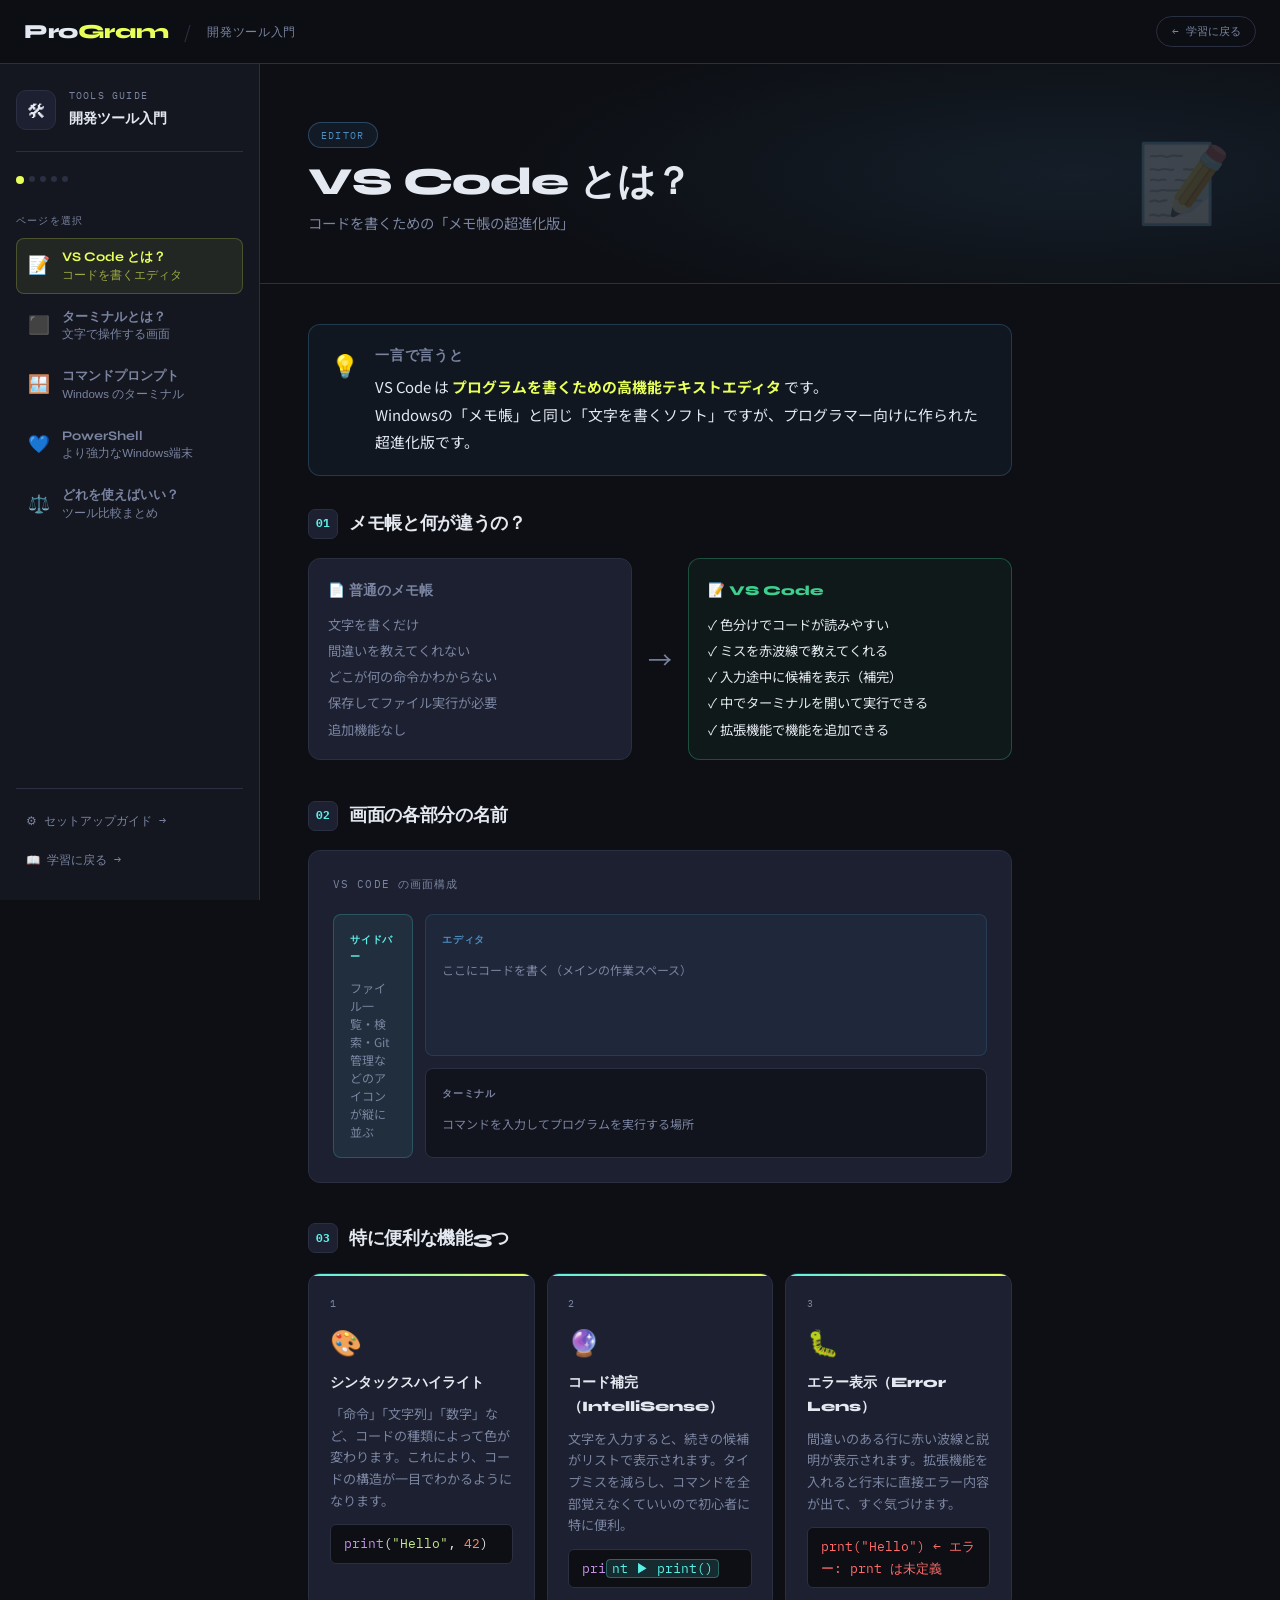
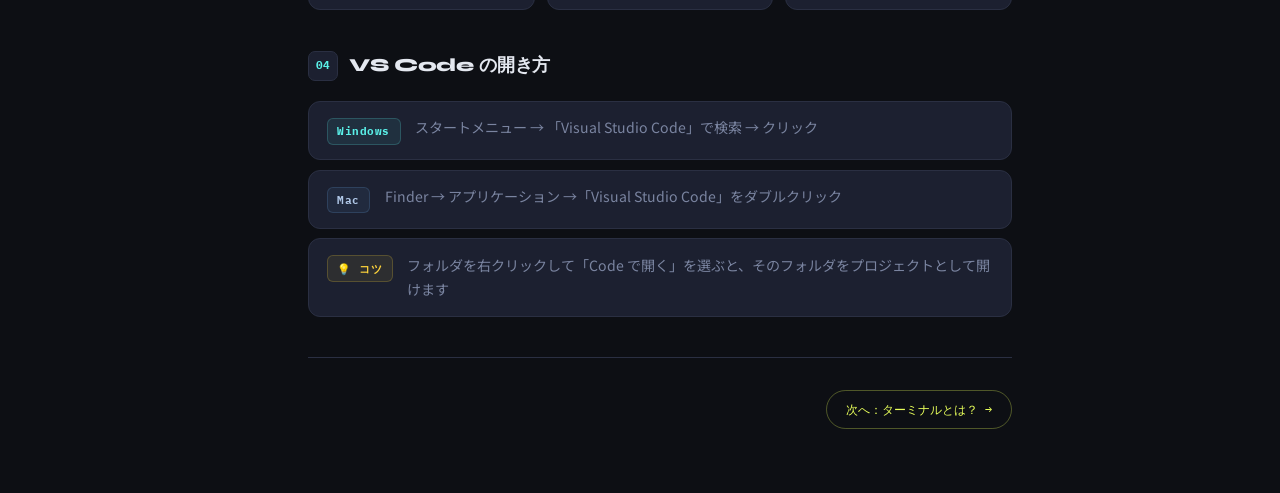
<file: tools.html>
<!DOCTYPE html>
<html lang="ja">
<head>
  <meta charset="UTF-8">
  <meta name="viewport" content="width=device-width, initial-scale=1.0">
  <title>開発ツール入門 — ProGram</title>
  <link rel="preconnect" href="https://fonts.googleapis.com">
  <link href="https://fonts.googleapis.com/css2?family=Syne:wght@400;700;800&family=IBM+Plex+Mono:wght@400;600&family=Noto+Sans+JP:wght@300;400;500;700&display=swap" rel="stylesheet">
  <link rel="stylesheet" href="tools.css">
</head>
<body>

  <!-- ヘッダー -->
  <header class="site-header">
    <div class="header-inner">
      <a class="logo" href="program.html">Pro<span>Gram</span></a>
      <span class="header-sep">/</span>
      <span class="header-title">開発ツール入門</span>
      <a class="back-btn" href="program.html">← 学習に戻る</a>
    </div>
    <div class="progress-bar" id="progress-bar"></div>
  </header>

  <!-- ドロワーオーバーレイ（モバイル用） -->
  <div class="drawer-overlay" id="drawer-overlay"></div>

  <!-- モバイル用ハンバーガー -->
  <button class="hamburger" id="hamburger" aria-label="メニューを開く">
    <span></span><span></span><span></span>
  </button>

  <!-- レイアウト -->
  <div class="page-layout">

    <!-- サイドバー -->
    <aside class="sidebar" id="sidebar">
      <div class="sidebar-inner">
        <div class="sidebar-brand">
          <div class="sidebar-brand-icon">🛠</div>
          <div>
            <div class="sidebar-brand-label">TOOLS GUIDE</div>
            <div class="sidebar-brand-title">開発ツール入門</div>
          </div>
        </div>

        <nav class="sidebar-nav">
          <div class="sidebar-section-label">ページを選択</div>
          <ul id="sidebar-list">
            <li>
              <button class="sidebar-item active" data-page="vscode">
                <span class="sidebar-icon">📝</span>
                <div class="sidebar-item-text">
                  <div class="sidebar-item-name">VS Code とは？</div>
                  <div class="sidebar-item-desc">コードを書くエディタ</div>
                </div>
              </button>
            </li>
            <li>
              <button class="sidebar-item" data-page="terminal">
                <span class="sidebar-icon">⬛</span>
                <div class="sidebar-item-text">
                  <div class="sidebar-item-name">ターミナルとは？</div>
                  <div class="sidebar-item-desc">文字で操作する画面</div>
                </div>
              </button>
            </li>
            <li>
              <button class="sidebar-item" data-page="cmd">
                <span class="sidebar-icon">🪟</span>
                <div class="sidebar-item-text">
                  <div class="sidebar-item-name">コマンドプロンプト</div>
                  <div class="sidebar-item-desc">Windows のターミナル</div>
                </div>
              </button>
            </li>
            <li>
              <button class="sidebar-item" data-page="powershell">
                <span class="sidebar-icon">💙</span>
                <div class="sidebar-item-text">
                  <div class="sidebar-item-name">PowerShell</div>
                  <div class="sidebar-item-desc">より強力なWindows端末</div>
                </div>
              </button>
            </li>
            <li>
              <button class="sidebar-item" data-page="comparison">
                <span class="sidebar-icon">⚖️</span>
                <div class="sidebar-item-text">
                  <div class="sidebar-item-name">どれを使えばいい？</div>
                  <div class="sidebar-item-desc">ツール比較まとめ</div>
                </div>
              </button>
            </li>
          </ul>
        </nav>

        <div class="sidebar-links">
          <a href="setup.html" class="sidebar-link">⚙ セットアップガイド →</a>
          <a href="program.html" class="sidebar-link">📖 学習に戻る →</a>
        </div>
      </div>
    </aside>

    <!-- メインコンテンツ -->
    <main class="main-area">

      <!-- ===== PAGE: VS Code ===== -->
      <article class="page" id="page-vscode" data-active="true">
        <div class="page-hero" data-color="blue">
          <div class="page-hero-bg"></div>
          <div class="page-hero-content">
            <div class="page-badge">EDITOR</div>
            <h1 class="page-title">VS Code とは？</h1>
            <p class="page-subtitle">コードを書くための「メモ帳の超進化版」</p>
          </div>
          <div class="page-hero-icon">📝</div>
        </div>

        <div class="page-body">

          <!-- 一言で言うと -->
          <div class="highlight-card" data-color="blue">
            <div class="highlight-icon">💡</div>
            <div>
              <div class="highlight-title">一言で言うと</div>
              <div class="highlight-text">VS Code は <strong>プログラムを書くための高機能テキストエディタ</strong> です。<br>Windowsの「メモ帳」と同じ「文字を書くソフト」ですが、プログラマー向けに作られた超進化版です。</div>
            </div>
          </div>

          <!-- メモ帳との比較 -->
          <section class="content-section">
            <h2 class="section-title"><span class="section-num">01</span>メモ帳と何が違うの？</h2>

            <div class="compare-grid">
              <div class="compare-card bad">
                <div class="compare-label">📄 普通のメモ帳</div>
                <ul class="compare-list">
                  <li>文字を書くだけ</li>
                  <li>間違いを教えてくれない</li>
                  <li>どこが何の命令かわからない</li>
                  <li>保存してファイル実行が必要</li>
                  <li>追加機能なし</li>
                </ul>
              </div>
              <div class="compare-arrow">→</div>
              <div class="compare-card good">
                <div class="compare-label">📝 VS Code</div>
                <ul class="compare-list">
                  <li class="good-item">✓ 色分けでコードが読みやすい</li>
                  <li class="good-item">✓ ミスを赤波線で教えてくれる</li>
                  <li class="good-item">✓ 入力途中に候補を表示（補完）</li>
                  <li class="good-item">✓ 中でターミナルを開いて実行できる</li>
                  <li class="good-item">✓ 拡張機能で機能を追加できる</li>
                </ul>
              </div>
            </div>
          </section>

          <!-- 画面の説明 -->
          <section class="content-section">
            <h2 class="section-title"><span class="section-num">02</span>画面の各部分の名前</h2>

            <div class="ui-diagram">
              <div class="ui-diagram-title">VS Code の画面構成</div>
              <div class="ui-areas">
                <div class="ui-area ui-sidebar-area">
                  <div class="ui-area-label">サイドバー</div>
                  <div class="ui-area-desc">ファイル一覧・検索・Git管理などのアイコンが縦に並ぶ</div>
                </div>
                <div class="ui-right">
                  <div class="ui-area ui-editor-area">
                    <div class="ui-area-label">エディタ</div>
                    <div class="ui-area-desc">ここにコードを書く（メインの作業スペース）</div>
                  </div>
                  <div class="ui-area ui-terminal-area">
                    <div class="ui-area-label">ターミナル</div>
                    <div class="ui-area-desc">コマンドを入力してプログラムを実行する場所</div>
                  </div>
                </div>
              </div>
            </div>
          </section>

          <!-- 便利機能 -->
          <section class="content-section">
            <h2 class="section-title"><span class="section-num">03</span>特に便利な機能3つ</h2>

            <div class="feature-cards">
              <div class="feature-card">
                <div class="feature-num">1</div>
                <div class="feature-icon">🎨</div>
                <div class="feature-name">シンタックスハイライト</div>
                <div class="feature-desc">「命令」「文字列」「数字」など、コードの種類によって色が変わります。これにより、コードの構造が一目でわかるようになります。</div>
                <div class="feature-example">
                  <span class="hl-kw">print</span>(<span class="hl-str">"Hello"</span>, <span class="hl-num">42</span>)
                </div>
              </div>

              <div class="feature-card">
                <div class="feature-num">2</div>
                <div class="feature-icon">🔮</div>
                <div class="feature-name">コード補完（IntelliSense）</div>
                <div class="feature-desc">文字を入力すると、続きの候補がリストで表示されます。タイプミスを減らし、コマンドを全部覚えなくていいので初心者に特に便利。</div>
                <div class="feature-example">
                  <span class="hl-kw">pri</span><span class="autocomplete">nt ▶ print()</span>
                </div>
              </div>

              <div class="feature-card">
                <div class="feature-num">3</div>
                <div class="feature-icon">🐛</div>
                <div class="feature-name">エラー表示（Error Lens）</div>
                <div class="feature-desc">間違いのある行に赤い波線と説明が表示されます。拡張機能を入れると行末に直接エラー内容が出て、すぐ気づけます。</div>
                <div class="feature-example">
                  <span class="hl-err">prnt("Hello")  ← エラー: prnt は未定義</span>
                </div>
              </div>
            </div>
          </section>

          <!-- どこで開ける？ -->
          <section class="content-section">
            <h2 class="section-title"><span class="section-num">04</span>VS Code の開き方</h2>

            <div class="steps-list">
              <div class="step-item">
                <div class="step-badge">Windows</div>
                <div class="step-content">スタートメニュー → 「Visual Studio Code」で検索 → クリック</div>
              </div>
              <div class="step-item">
                <div class="step-badge mac">Mac</div>
                <div class="step-content">Finder → アプリケーション →「Visual Studio Code」をダブルクリック</div>
              </div>
              <div class="step-item">
                <div class="step-badge tip">💡 コツ</div>
                <div class="step-content">フォルダを右クリックして「Code で開く」を選ぶと、そのフォルダをプロジェクトとして開けます</div>
              </div>
            </div>
          </section>

          <div class="page-nav-bottom">
            <button class="page-nav-btn next" data-goto="terminal">次へ：ターミナルとは？ →</button>
          </div>
        </div>
      </article>

      <!-- ===== PAGE: Terminal ===== -->
      <article class="page" id="page-terminal" data-active="false">
        <div class="page-hero" data-color="green">
          <div class="page-hero-bg"></div>
          <div class="page-hero-content">
            <div class="page-badge">TERMINAL</div>
            <h1 class="page-title">ターミナルとは？</h1>
            <p class="page-subtitle">文字を入力してコンピュータを操作する「コックピット」</p>
          </div>
          <div class="page-hero-icon">⬛</div>
        </div>

        <div class="page-body">

          <div class="highlight-card" data-color="green">
            <div class="highlight-icon">💡</div>
            <div>
              <div class="highlight-title">一言で言うと</div>
              <div class="highlight-text">ターミナルとは <strong>文字を入力してコンピュータに命令を出すウィンドウ</strong> です。<br>クリックやドラッグではなく「コマンド（命令文）」を入力して操作します。</div>
            </div>
          </div>

          <section class="content-section">
            <h2 class="section-title"><span class="section-num">01</span>なぜターミナルが必要なの？</h2>

            <div class="reason-cards">
              <div class="reason-card">
                <div class="reason-icon">🚀</div>
                <div class="reason-name">Pythonを実行するため</div>
                <div class="reason-desc">書いたプログラムを動かすには <code>python ファイル名.py</code> と入力します。これはGUI（クリック操作）ではできません。</div>
              </div>
              <div class="reason-card">
                <div class="reason-icon">📦</div>
                <div class="reason-name">ライブラリをインストールするため</div>
                <div class="reason-desc"><code>pip install ライブラリ名</code> というコマンドで便利な部品を追加できます。</div>
              </div>
              <div class="reason-card">
                <div class="reason-icon">⚡</div>
                <div class="reason-name">素早く作業するため</div>
                <div class="reason-desc">ファイルのコピーや移動など、クリックより速くできる操作が多いです。</div>
              </div>
            </div>
          </section>

          <section class="content-section">
            <h2 class="section-title"><span class="section-num">02</span>ターミナルを使ってみよう</h2>

            <div class="terminal-demo">
              <div class="terminal-titlebar">
                <span class="tb-dot red"></span>
                <span class="tb-dot yellow"></span>
                <span class="tb-dot green"></span>
                <span class="tb-title">ターミナル</span>
              </div>
              <div class="terminal-body">
                <div class="t-line"><span class="t-prompt">$</span> <span class="t-cmd">python --version</span></div>
                <div class="t-line t-output">Python 3.12.0</div>
                <div class="t-line"><span class="t-prompt">$</span> <span class="t-cmd">python hello.py</span></div>
                <div class="t-line t-output t-success">Hello, World!</div>
                <div class="t-line t-output t-success">こんにちは！</div>
                <div class="t-line"><span class="t-prompt">$</span> <span class="t-cursor">_</span></div>
              </div>
            </div>

            <div class="annotation-list">
              <div class="annotation">
                <span class="ann-key">$ （ドル記号）</span>
                <span class="ann-desc">「あなたが入力する場所」の目印。自分で入力する必要はありません。</span>
              </div>
              <div class="annotation">
                <span class="ann-key">_ （カーソル）</span>
                <span class="ann-desc">現在入力できる位置を示します。点滅していることが多いです。</span>
              </div>
              <div class="annotation">
                <span class="ann-key">白い文字（出力）</span>
                <span class="ann-desc">コマンドを実行した結果（プログラムの出力）です。自分では入力しません。</span>
              </div>
            </div>
          </section>

          <section class="content-section">
            <h2 class="section-title"><span class="section-num">03</span>よく使う基本コマンド</h2>

            <div class="command-table">
              <div class="ct-header">
                <span>コマンド</span>
                <span>意味</span>
                <span>例</span>
              </div>
              <div class="ct-row">
                <code>python ファイル名</code>
                <span>Pythonを実行する</span>
                <code>python hello.py</code>
              </div>
              <div class="ct-row">
                <code>cd フォルダ名</code>
                <span>フォルダを移動する</span>
                <code>cd Documents</code>
              </div>
              <div class="ct-row">
                <code>ls（Mac） / dir（Win）</code>
                <span>ファイル一覧を表示</span>
                <code>ls</code>
              </div>
              <div class="ct-row">
                <code>pip install 名前</code>
                <span>ライブラリを追加する</span>
                <code>pip install requests</code>
              </div>
              <div class="ct-row">
                <code>clear（Mac） / cls（Win）</code>
                <span>画面をきれいにする</span>
                <code>clear</code>
              </div>
            </div>
          </section>

          <section class="content-section">
            <h2 class="section-title"><span class="section-num">04</span>ターミナルの種類（早見表）</h2>
            <div class="os-summary">
              <div class="oss-card">
                <div class="oss-os">🪟 Windows</div>
                <div class="oss-tools">
                  <span>コマンドプロンプト（cmd）</span>
                  <span>PowerShell</span>
                  <span>Windows Terminal</span>
                </div>
                <div class="oss-rec">初心者は <strong>コマンドプロンプト</strong> か <strong>VS Code内のターミナル</strong> がおすすめ</div>
              </div>
              <div class="oss-card">
                <div class="oss-os">🍎 Mac</div>
                <div class="oss-tools">
                  <span>ターミナル（Terminal.app）</span>
                  <span>iTerm2（高機能版）</span>
                </div>
                <div class="oss-rec">初心者は <strong>ターミナル</strong> か <strong>VS Code内のターミナル</strong> がおすすめ</div>
              </div>
            </div>
          </section>

          <div class="page-nav-bottom">
            <button class="page-nav-btn prev" data-goto="vscode">← VS Code とは？</button>
            <button class="page-nav-btn next" data-goto="cmd">次へ：コマンドプロンプト →</button>
          </div>
        </div>
      </article>

      <!-- ===== PAGE: CMD ===== -->
      <article class="page" id="page-cmd" data-active="false">
        <div class="page-hero" data-color="dark">
          <div class="page-hero-bg"></div>
          <div class="page-hero-content">
            <div class="page-badge">WINDOWS</div>
            <h1 class="page-title">コマンドプロンプト</h1>
            <p class="page-subtitle">Windowsに昔からある黒い画面の正体</p>
          </div>
          <div class="page-hero-icon">🪟</div>
        </div>

        <div class="page-body">

          <div class="highlight-card" data-color="yellow">
            <div class="highlight-icon">💡</div>
            <div>
              <div class="highlight-title">一言で言うと</div>
              <div class="highlight-text">コマンドプロンプト（cmd）は <strong>Windows に昔からある標準のターミナル</strong> です。<br>黒い背景に白い文字が特徴で、「あの黒い画面」と言われるものです。</div>
            </div>
          </div>

          <section class="content-section">
            <h2 class="section-title"><span class="section-num">01</span>どこにある？開き方</h2>

            <div class="steps-list">
              <div class="step-item">
                <div class="step-badge">方法①</div>
                <div class="step-content"><kbd>Win</kbd> + <kbd>R</kbd> キーを同時押し → 「ファイル名を指定して実行」が開く → <code>cmd</code> と入力 → Enter</div>
              </div>
              <div class="step-item">
                <div class="step-badge">方法②</div>
                <div class="step-content">スタートメニューを右クリック → 「ターミナル」または「コマンドプロンプト」を選択</div>
              </div>
              <div class="step-item">
                <div class="step-badge">方法③</div>
                <div class="step-content">エクスプローラーでフォルダを開き、アドレスバーに <code>cmd</code> と入力 → そのフォルダでcmdが開く（便利！）</div>
              </div>
            </div>
          </section>

          <section class="content-section">
            <h2 class="section-title"><span class="section-num">02</span>画面を見てみよう</h2>

            <div class="terminal-demo dark-theme">
              <div class="terminal-titlebar dark">
                <span class="tb-title-dark">コマンドプロンプト</span>
                <span class="tb-controls">─ □ ×</span>
              </div>
              <div class="terminal-body dark">
                <div class="t-line"><span class="t-prompt-dark">C:\Users\田中&gt;</span> <span class="t-cmd">python --version</span></div>
                <div class="t-line t-output">Python 3.12.0</div>
                <div class="t-line"><span class="t-prompt-dark">C:\Users\田中&gt;</span> <span class="t-cmd">python hello.py</span></div>
                <div class="t-line t-output t-success">Hello, World!</div>
                <div class="t-line"><span class="t-prompt-dark">C:\Users\田中&gt;</span> <span class="t-cursor">_</span></div>
              </div>
            </div>

            <div class="annotation-list">
              <div class="annotation">
                <span class="ann-key">C:\Users\田中&gt;</span>
                <span class="ann-desc">「今いる場所（フォルダのパス）」が表示されています。Cドライブ → Users → 自分のフォルダにいることがわかります。</span>
              </div>
              <div class="annotation">
                <span class="ann-key">&gt;（大なり記号）</span>
                <span class="ann-desc">入力待ちの目印。Macのターミナルの「$」と同じ役割です。</span>
              </div>
            </div>
          </section>

          <section class="content-section">
            <h2 class="section-title"><span class="section-num">03</span>cmd でよく使うコマンド</h2>

            <div class="command-table">
              <div class="ct-header">
                <span>コマンド</span>
                <span>やること</span>
                <span>例</span>
              </div>
              <div class="ct-row">
                <code>python ファイル名.py</code>
                <span>Pythonを実行する</span>
                <code>python hello.py</code>
              </div>
              <div class="ct-row">
                <code>cd フォルダ名</code>
                <span>フォルダに移動する</span>
                <code>cd Desktop</code>
              </div>
              <div class="ct-row">
                <code>cd ..</code>
                <span>ひとつ上のフォルダに戻る</span>
                <code>cd ..</code>
              </div>
              <div class="ct-row">
                <code>dir</code>
                <span>ファイル・フォルダ一覧を表示</span>
                <code>dir</code>
              </div>
              <div class="ct-row">
                <code>cls</code>
                <span>画面の文字を消す</span>
                <code>cls</code>
              </div>
              <div class="ct-row">
                <code>exit</code>
                <span>ウィンドウを閉じる</span>
                <code>exit</code>
              </div>
            </div>
          </section>

          <section class="content-section">
            <h2 class="section-title"><span class="section-num">04</span>よくある困りごとと解決策</h2>

            <div class="trouble-list">
              <div class="trouble-item">
                <div class="trouble-q">❓ <code>python</code> と入力したら「コマンドが見つかりません」と出た</div>
                <div class="trouble-a">→ Pythonインストール時に <strong>「Add Python to PATH」</strong> にチェックを入れ忘れた可能性があります。Pythonを再インストールしてチェックを入れましょう。</div>
              </div>
              <div class="trouble-item">
                <div class="trouble-q">❓ ファイルが実行できない（「見つかりません」エラー）</div>
                <div class="trouble-a">→ <code>cd</code> コマンドでファイルがある <strong>フォルダに移動してから</strong> 実行してみてください。<code>dir</code> でファイルの存在を確認できます。</div>
              </div>
              <div class="trouble-item">
                <div class="trouble-q">❓ 途中で止まったプログラムを終わらせたい</div>
                <div class="trouble-a">→ <kbd>Ctrl</kbd> + <kbd>C</kbd> を押すと強制終了できます。覚えておくと便利！</div>
              </div>
            </div>
          </section>

          <div class="page-nav-bottom">
            <button class="page-nav-btn prev" data-goto="terminal">← ターミナルとは？</button>
            <button class="page-nav-btn next" data-goto="powershell">次へ：PowerShell →</button>
          </div>
        </div>
      </article>

      <!-- ===== PAGE: PowerShell ===== -->
      <article class="page" id="page-powershell" data-active="false">
        <div class="page-hero" data-color="purple">
          <div class="page-hero-bg"></div>
          <div class="page-hero-content">
            <div class="page-badge">WINDOWS</div>
            <h1 class="page-title">PowerShell</h1>
            <p class="page-subtitle">コマンドプロンプトの進化版・青い画面の正体</p>
          </div>
          <div class="page-hero-icon">💙</div>
        </div>

        <div class="page-body">

          <div class="highlight-card" data-color="purple">
            <div class="highlight-icon">💡</div>
            <div>
              <div class="highlight-title">一言で言うと</div>
              <div class="highlight-text">PowerShellは <strong>コマンドプロンプトをパワーアップさせたWindows標準のターミナル</strong> です。<br>青い（または紺の）背景が特徴で、より高度な操作ができます。</div>
            </div>
          </div>

          <section class="content-section">
            <h2 class="section-title"><span class="section-num">01</span>コマンドプロンプトと何が違うの？</h2>

            <div class="compare-grid vertical">
              <div class="compare-card bad">
                <div class="compare-label">⬛ コマンドプロンプト（cmd）</div>
                <ul class="compare-list">
                  <li>Windowsに昔からある</li>
                  <li>基本的な操作のみ</li>
                  <li>コマンドが少なめ</li>
                  <li>シンプルで覚えやすい</li>
                  <li>Pythonの入門に十分</li>
                </ul>
              </div>
              <div class="compare-arrow">→ 進化</div>
              <div class="compare-card good">
                <div class="compare-label">💙 PowerShell</div>
                <ul class="compare-list">
                  <li class="good-item">✓ Windows 10/11で標準になった</li>
                  <li class="good-item">✓ より多くのコマンドが使える</li>
                  <li class="good-item">✓ プログラミング的な記述ができる</li>
                  <li class="good-item">✓ スクリプト（自動化）が書けるし</li>
                  <li class="good-item">✓ Macのターミナルに近いコマンドも使える</li>
                </ul>
              </div>
            </div>
          </section>

          <section class="content-section">
            <h2 class="section-title"><span class="section-num">02</span>PowerShell の開き方</h2>

            <div class="steps-list">
              <div class="step-item">
                <div class="step-badge">方法①</div>
                <div class="step-content"><kbd>Win</kbd> + <kbd>X</kbd> キーを同時押し → 「ターミナル」を選択（Windows 11では標準でPowerShellが開く）</div>
              </div>
              <div class="step-item">
                <div class="step-badge">方法②</div>
                <div class="step-content">スタートメニューで「PowerShell」と検索 → クリック</div>
              </div>
              <div class="step-item">
                <div class="step-badge tip">💡 おすすめ</div>
                <div class="step-content">VS Code を開いてターミナルパネルを使うのが一番便利！上のメニュー「ターミナル」→「新しいターミナル」で開けます。</div>
              </div>
            </div>
          </section>

          <section class="content-section">
            <h2 class="section-title"><span class="section-num">03</span>PowerShell の画面</h2>

            <div class="terminal-demo ps-theme">
              <div class="terminal-titlebar ps">
                <span class="tb-title-dark">Windows PowerShell</span>
                <span class="tb-controls">─ □ ×</span>
              </div>
              <div class="terminal-body ps">
                <div class="t-line"><span class="t-prompt-ps">PS C:\Users\田中&gt;</span> <span class="t-cmd">python --version</span></div>
                <div class="t-line t-output">Python 3.12.0</div>
                <div class="t-line"><span class="t-prompt-ps">PS C:\Users\田中&gt;</span> <span class="t-cmd">python hello.py</span></div>
                <div class="t-line t-output t-success">Hello, World!</div>
                <div class="t-line"><span class="t-prompt-ps">PS C:\Users\田中&gt;</span> <span class="t-cursor">_</span></div>
              </div>
            </div>

            <div class="annotation-list">
              <div class="annotation">
                <span class="ann-key">PS C:\Users\田中&gt;</span>
                <span class="ann-desc">「PS」がPowerShellの目印です。あとはコマンドプロンプトとほぼ同じ見た目です。</span>
              </div>
            </div>
          </section>

          <section class="content-section">
            <h2 class="section-title"><span class="section-num">04</span>初心者がPowerShellで使うコマンド</h2>

            <p class="section-note">コマンドプロンプトのコマンドはほぼそのまま使えます。追加で覚えると便利なものを紹介します。</p>

            <div class="command-table">
              <div class="ct-header">
                <span>コマンド</span>
                <span>やること</span>
                <span>メモ</span>
              </div>
              <div class="ct-row">
                <code>ls</code>
                <span>ファイル一覧（cmdの dirと同じ）</span>
                <span>Macと同じ書き方！</span>
              </div>
              <div class="ct-row">
                <code>cd</code>
                <span>フォルダ移動（cmdと同じ）</span>
                <span>—</span>
              </div>
              <div class="ct-row">
                <code>Clear-Host / clear</code>
                <span>画面を消す</span>
                <span>cls も使える</span>
              </div>
              <div class="ct-row">
                <code>python hello.py</code>
                <span>Pythonを実行（cmdと同じ）</span>
                <span>—</span>
              </div>
            </div>
          </section>

          <section class="content-section">
            <h2 class="section-title"><span class="section-num">05</span>⚠ PowerShell でよくあるエラー</h2>

            <div class="trouble-list">
              <div class="trouble-item error">
                <div class="trouble-q">❓ 「実行ポリシー」エラーが出てスクリプトが動かない</div>
                <div class="trouble-a">→ Windows の安全機能です。以下のコマンドを <strong>管理者として実行</strong> したPowerShellで入力することで解除できます：<br><code>Set-ExecutionPolicy RemoteSigned</code></div>
              </div>
              <div class="trouble-item">
                <div class="trouble-q">❓ cmdで動いたのにPowerShellで動かない</div>
                <div class="trouble-a">→ 一部のコマンドはcmdとPowerShellで書き方が違います。Pythonの実行に関しては基本的に同じです。</div>
              </div>
            </div>
          </section>

          <div class="page-nav-bottom">
            <button class="page-nav-btn prev" data-goto="cmd">← コマンドプロンプト</button>
            <button class="page-nav-btn next" data-goto="comparison">次へ：どれを使えばいい？ →</button>
          </div>
        </div>
      </article>

      <!-- ===== PAGE: Comparison ===== -->
      <article class="page" id="page-comparison" data-active="false">
        <div class="page-hero" data-color="accent">
          <div class="page-hero-bg"></div>
          <div class="page-hero-content">
            <div class="page-badge">SUMMARY</div>
            <h1 class="page-title">どれを使えばいい？</h1>
            <p class="page-subtitle">結局どのツールを選べばいいかを整理します</p>
          </div>
          <div class="page-hero-icon">⚖️</div>
        </div>

        <div class="page-body">

          <div class="highlight-card" data-color="accent">
            <div class="highlight-icon">🎯</div>
            <div>
              <div class="highlight-title">結論：初心者は VS Code 内のターミナルを使おう</div>
              <div class="highlight-text">別でターミナルを開かなくても、VS Code の中にターミナルがあります。<strong>エディタ上部の「ターミナル」メニュー → 「新しいターミナル」</strong> で開けます。OS を問わず同じ操作です。</div>
            </div>
          </div>

          <section class="content-section">
            <h2 class="section-title"><span class="section-num">01</span>ツール一覧と使いどころ</h2>

            <div class="big-compare">
              <div class="bc-row header">
                <div class="bc-tool">ツール</div>
                <div class="bc-os">対応OS</div>
                <div class="bc-use">主な用途</div>
                <div class="bc-rec">初心者向け？</div>
              </div>
              <div class="bc-row highlight-row">
                <div class="bc-tool"><span class="bc-icon">📝</span><strong>VS Code 内ターミナル</strong></div>
                <div class="bc-os">Windows / Mac / Linux</div>
                <div class="bc-use">Pythonの実行・pip・全般</div>
                <div class="bc-rec"><span class="rec-badge best">◎ おすすめ</span></div>
              </div>
              <div class="bc-row">
                <div class="bc-tool"><span class="bc-icon">⬛</span>コマンドプロンプト</div>
                <div class="bc-os">Windows のみ</div>
                <div class="bc-use">基本操作・Python実行</div>
                <div class="bc-rec"><span class="rec-badge good">○ 使える</span></div>
              </div>
              <div class="bc-row">
                <div class="bc-tool"><span class="bc-icon">💙</span>PowerShell</div>
                <div class="bc-os">Windows (10/11)</div>
                <div class="bc-use">全般・自動化</div>
                <div class="bc-rec"><span class="rec-badge ok">△ 少し難しい</span></div>
              </div>
              <div class="bc-row">
                <div class="bc-tool"><span class="bc-icon">🍎</span>Terminal.app</div>
                <div class="bc-os">Mac のみ</div>
                <div class="bc-use">全般・Python実行</div>
                <div class="bc-rec"><span class="rec-badge good">○ 使える</span></div>
              </div>
            </div>
          </section>

          <section class="content-section">
            <h2 class="section-title"><span class="section-num">02</span>場面別おすすめ</h2>

            <div class="scene-cards">
              <div class="scene-card">
                <div class="scene-title">🐍 Python のプログラムを実行したい</div>
                <div class="scene-answer">→ <strong>VS Code のターミナル</strong> に <code>python ファイル名.py</code> と入力</div>
              </div>
              <div class="scene-card">
                <div class="scene-title">📦 pip でライブラリを追加したい</div>
                <div class="scene-answer">→ <strong>VS Code のターミナル</strong> に <code>pip install ライブラリ名</code> と入力</div>
              </div>
              <div class="scene-card">
                <div class="scene-title">📁 フォルダの中身を確認したい</div>
                <div class="scene-answer">→ <strong>VS Code のターミナル</strong> で <code>ls</code>（Mac）または <code>dir</code>（Windows）</div>
              </div>
              <div class="scene-card">
                <div class="scene-title">🆚 どのバージョンか確認したい</div>
                <div class="scene-answer">→ どのターミナルでも <code>python --version</code> で確認できます</div>
              </div>
            </div>
          </section>

          <section class="content-section">
            <h2 class="section-title"><span class="section-num">03</span>VS Code 内ターミナルの開き方</h2>

            <div class="steps-list">
              <div class="step-item">
                <div class="step-badge">手順①</div>
                <div class="step-content">VS Code を開く</div>
              </div>
              <div class="step-item">
                <div class="step-badge">手順②</div>
                <div class="step-content">上のメニューバーから <strong>「ターミナル」</strong> をクリック → <strong>「新しいターミナル」</strong> を選択</div>
              </div>
              <div class="step-item">
                <div class="step-badge">手順③</div>
                <div class="step-content">画面下半分にターミナルが開く。あとは <code>python ファイル名.py</code> を入力するだけ！</div>
              </div>
              <div class="step-item">
                <div class="step-badge">ショートカット</div>
                <div class="step-content"><kbd>Ctrl</kbd> + <kbd>`</kbd>（バッククォート）キーでターミナルのON/OFFを切り替えられます。Macも同じです。</div>
              </div>
            </div>
          </section>

          <div class="final-cta">
            <div class="cta-title">🎉 ツールの基礎がわかったら次のステップへ！</div>
            <div class="cta-desc">開発環境のセットアップ（Python・VS Codeのインストール）がまだの方はこちら</div>
            <div class="cta-buttons">
              <a href="setup.html" class="cta-btn primary">⚙ セットアップガイドへ →</a>
              <a href="program.html" class="cta-btn secondary">📖 学習に戻る →</a>
            </div>
          </div>

          <div class="page-nav-bottom">
            <button class="page-nav-btn prev" data-goto="powershell">← PowerShell</button>
          </div>
        </div>
      </article>

    </main>
  </div>

  <script src="tools.js"></script>
</body>
</html>
</file>
<file: style.css>
/* ===========================
   ProGram — style.css
   =========================== */

/* --- リセット & 変数 --- */
*, *::before, *::after { box-sizing: border-box; margin: 0; padding: 0; }

:root {
  --bg:        #0d0f14;
  --bg2:       #141720;
  --bg3:       #1c2030;
  --line:      #2a2f42;
  --accent:    #e8ff5a;
  --accent2:   #5af0e8;
  --accent3:   #ff6b6b;
  --text:      #e4e8f0;
  --text-dim:  #7a84a0;
  --font-head: 'Syne', sans-serif;
  --font-body: 'Noto Sans JP', sans-serif;
  --font-code: 'IBM Plex Mono', monospace;
  --radius:    12px;
  --radius-lg: 20px;
  --shadow:    0 8px 40px rgba(0,0,0,.5);
}

html { scroll-behavior: smooth; }

body {
  background: var(--bg);
  color: var(--text);
  font-family: var(--font-body);
  font-weight: 400;
  line-height: 1.7;
  overflow-x: hidden;
}

/* --- スクロールバー --- */
::-webkit-scrollbar { width: 6px; }
::-webkit-scrollbar-track { background: var(--bg); }
::-webkit-scrollbar-thumb { background: var(--line); border-radius: 3px; }
::-webkit-scrollbar-thumb:hover { background: var(--accent); }

/* ===========================
   ヘッダー
   =========================== */
.site-header {
  position: fixed;
  top: 0; left: 0; right: 0;
  z-index: 100;
  background: rgba(13,15,20,.85);
  backdrop-filter: blur(16px);
  border-bottom: 1px solid var(--line);
}

.header-inner {
  max-width: 1200px;
  margin: 0 auto;
  padding: 0 2rem;
  height: 72px;
  display: flex;
  align-items: center;
  gap: 1.5rem;
}

.logo {
  font-family: var(--font-head);
  font-size: 1.4rem;
  font-weight: 800;
  letter-spacing: -.02em;
  white-space: nowrap;
}
.logo .accent { color: var(--accent); }

.main-nav { flex: 1; overflow: hidden; }
.main-nav ul {
  display: flex;
  gap: .1rem;
  list-style: none;
  flex-wrap: nowrap;
  overflow-x: auto;
  padding-bottom: 2px;
  scrollbar-width: none;
  -ms-overflow-style: none;
}
.main-nav ul::-webkit-scrollbar { display: none; }

.main-nav a {
  display: flex;
  flex-direction: column;
  align-items: center;
  padding: .2rem .5rem;
  border-radius: 6px;
  text-decoration: none;
  transition: color .2s, background .2s;
}
.main-nav a:hover,
.main-nav a.active { background: rgba(232,255,90,.08); }

.nav-num {
  font-family: var(--font-code);
  font-size: .62rem;
  font-weight: 700;
  color: var(--text-dim);
  letter-spacing: .04em;
  line-height: 1.3;
  transition: color .2s;
}
.nav-name {
  font-family: var(--font-head);
  font-size: .58rem;
  font-weight: 700;
  color: var(--text-dim);
  line-height: 1.2;
  transition: color .2s;
  max-width: 68px;
  overflow: hidden;
  text-overflow: ellipsis;
  white-space: nowrap;
}
.main-nav a:hover .nav-num,
.main-nav a:hover .nav-name,
.main-nav a.active .nav-num,
.main-nav a.active .nav-name { color: var(--accent); }

.hamburger {
  display: none;
  flex-direction: column;
  gap: 5px;
  background: none;
  border: none;
  cursor: pointer;
  padding: .4rem;
  margin-left: auto;
}
.hamburger span {
  display: block;
  width: 24px;
  height: 2px;
  background: var(--text);
  border-radius: 2px;
  transition: .3s;
}

.progress-bar {
  height: 2px;
  background: var(--accent);
  width: 0%;
  transition: width .1s;
  position: absolute;
  bottom: -1px; left: 0;
}

/* ドロワー */
.drawer {
  position: fixed;
  top: 64px; right: 0;
  width: 260px;
  height: calc(100vh - 64px);
  background: var(--bg2);
  border-left: 1px solid var(--line);
  z-index: 99;
  transform: translateX(100%);
  transition: transform .3s ease;
  overflow-y: auto;
  padding: 1rem;
}
.drawer.open { transform: translateX(0); }
.drawer ul { list-style: none; display: flex; flex-direction: column; gap: .25rem; }
.drawer a {
  display: block;
  padding: .6rem 1rem;
  font-size: .85rem;
  color: var(--text-dim);
  text-decoration: none;
  border-radius: 8px;
  transition: .2s;
}
.drawer a:hover { color: var(--accent); background: rgba(232,255,90,.08); }

/* ドロワー内のリンクセクション（他ページへのナビ） */
.drawer-links {
  margin-top: 1rem;
  padding-top: 1rem;
  border-top: 1px solid var(--line);
  display: flex;
  flex-direction: column;
  gap: .25rem;
}
.drawer-link-item {
  display: block;
  padding: .6rem 1rem;
  font-size: .82rem;
  color: var(--text-dim);
  text-decoration: none;
  border-radius: 8px;
  border: 1px solid transparent;
  transition: .2s;
}
.drawer-link-item:hover {
  color: var(--accent2);
  border-color: rgba(90,240,232,.25);
  background: rgba(90,240,232,.05);
}

.drawer-overlay {
  position: fixed;
  inset: 64px 0 0 0;
  background: rgba(0,0,0,.6);
  z-index: 98;
  opacity: 0;
  pointer-events: none;
  transition: opacity .3s;
}
.drawer-overlay.open { opacity: 1; pointer-events: auto; }

/* ===========================
   ヒーロー
   =========================== */
.hero {
  min-height: 100vh;
  padding: 120px 2rem 80px;
  display: flex;
  align-items: center;
  justify-content: center;
  gap: 4rem;
  max-width: 1200px;
  margin: 0 auto;
  flex-wrap: wrap;
  position: relative;
}

.hero-bg {
  position: fixed;
  inset: 0;
  background: radial-gradient(ellipse 60% 60% at 70% 40%, rgba(232,255,90,.06) 0%, transparent 60%),
              radial-gradient(ellipse 50% 50% at 20% 80%, rgba(90,240,232,.04) 0%, transparent 60%);
  pointer-events: none;
  z-index: 0;
}

.hero-content {
  flex: 1 1 380px;
  max-width: 520px;
  position: relative;
  z-index: 1;
}

.hero-label {
  display: inline-block;
  font-family: var(--font-code);
  font-size: .75rem;
  color: var(--accent);
  border: 1px solid rgba(232,255,90,.3);
  padding: .3rem .8rem;
  border-radius: 100px;
  margin-bottom: 1.5rem;
  letter-spacing: .1em;
}

.hero-title {
  font-family: var(--font-head);
  font-size: clamp(2.4rem, 5vw, 3.8rem);
  font-weight: 800;
  line-height: 1.1;
  letter-spacing: -.03em;
  margin-bottom: 1.2rem;
}
.hero-title em {
  font-style: normal;
  color: var(--accent);
  position: relative;
}
.hero-title em::after {
  content: '';
  position: absolute;
  left: 0; bottom: -4px;
  width: 100%; height: 3px;
  background: var(--accent);
  border-radius: 2px;
  opacity: .5;
}

.hero-desc {
  font-size: 1rem;
  color: var(--text-dim);
  margin-bottom: 2rem;
  line-height: 1.8;
}

.btn-start {
  display: inline-flex;
  align-items: center;
  gap: .6rem;
  background: var(--accent);
  color: #0d0f14;
  font-family: var(--font-head);
  font-weight: 800;
  font-size: .95rem;
  padding: .85rem 1.8rem;
  border-radius: 100px;
  text-decoration: none;
  transition: transform .2s, box-shadow .2s;
}
.btn-start:hover {
  transform: translateY(-2px);
  box-shadow: 0 12px 32px rgba(232,255,90,.35);
}
.btn-start .arrow { transition: transform .2s; }
.btn-start:hover .arrow { transform: translateX(4px); }

.hero-code-preview {
  flex: 1 1 320px;
  max-width: 480px;
  background: var(--bg2);
  border: 1px solid var(--line);
  border-radius: var(--radius-lg);
  padding: 2rem;
  position: relative;
  z-index: 1;
  box-shadow: var(--shadow);
}
.hero-code-preview::before {
  content: '● ● ●';
  display: block;
  color: var(--text-dim);
  font-size: .65rem;
  letter-spacing: .3em;
  margin-bottom: 1.2rem;
}

.hero-code-preview pre {
  font-family: var(--font-code);
  font-size: .85rem;
  line-height: 1.9;
  overflow-x: auto;
}

/* ===========================
   メインコンテンツ
   =========================== */
.main-content {
  max-width: 900px;
  margin: 0 auto;
  padding: 0 2rem 6rem;
  position: relative;
  z-index: 1;
}

/* タイムライン */
.chapter-timeline {
  position: relative;
  display: flex;
  flex-direction: column;
  gap: 0;
}
.chapter-timeline::before {
  content: '';
  position: absolute;
  left: 30px;
  top: 0; bottom: 0;
  width: 2px;
  background: linear-gradient(to bottom, var(--accent) 0%, var(--accent2) 50%, var(--accent3) 100%);
  opacity: .25;
}

/* --- チャプターカード --- */
.chapter {
  position: relative;
  padding: 3rem 0 3rem 80px;
  border-bottom: 1px solid var(--line);
  opacity: 0;
  transform: translateY(30px);
  transition: opacity .6s ease, transform .6s ease;
}
.chapter.visible { opacity: 1; transform: translateY(0); }
.chapter:last-child { border-bottom: none; }

/* ナンバーバッジ */
.chapter-badge {
  position: absolute;
  left: 0;
  top: 3rem;
  width: 60px;
  height: 60px;
  border-radius: 50%;
  background: var(--bg3);
  border: 2px solid var(--line);
  display: flex;
  align-items: center;
  justify-content: center;
  font-family: var(--font-head);
  font-weight: 800;
  font-size: 1.1rem;
  color: var(--accent);
  transition: border-color .3s, box-shadow .3s;
  z-index: 2;
}
.chapter:hover .chapter-badge {
  border-color: var(--accent);
  box-shadow: 0 0 20px rgba(232,255,90,.2);
}

.chapter-meta {
  display: flex;
  align-items: center;
  gap: .75rem;
  margin-bottom: .8rem;
}
.chapter-tag {
  font-family: var(--font-code);
  font-size: .7rem;
  letter-spacing: .1em;
  color: var(--accent2);
  background: rgba(90,240,232,.08);
  border: 1px solid rgba(90,240,232,.2);
  padding: .2rem .7rem;
  border-radius: 100px;
}

.chapter-title {
  font-family: var(--font-head);
  font-size: 1.55rem;
  font-weight: 800;
  letter-spacing: -.02em;
  margin-bottom: .6rem;
  line-height: 1.2;
}

.chapter-intro {
  font-size: .95rem;
  color: var(--text-dim);
  margin-bottom: 1.5rem;
  line-height: 1.8;
}

/* コードブロック */
.code-block {
  background: var(--bg3);
  border: 1px solid var(--line);
  border-radius: var(--radius);
  overflow: hidden;
  margin-bottom: 1.5rem;
}

.code-header {
  display: flex;
  align-items: center;
  justify-content: space-between;
  padding: .6rem 1rem;
  background: rgba(255,255,255,.03);
  border-bottom: 1px solid var(--line);
}

.code-lang {
  font-family: var(--font-code);
  font-size: .7rem;
  letter-spacing: .1em;
  color: var(--text-dim);
}

.copy-btn {
  font-family: var(--font-code);
  font-size: .7rem;
  color: var(--text-dim);
  background: none;
  border: 1px solid var(--line);
  padding: .2rem .6rem;
  border-radius: 4px;
  cursor: pointer;
  transition: .2s;
}
.copy-btn:hover { color: var(--accent); border-color: var(--accent); }
.copy-btn.copied { color: var(--accent2); border-color: var(--accent2); }

.code-block pre {
  padding: 1.2rem 1.5rem;
  font-family: var(--font-code);
  font-size: .83rem;
  line-height: 1.85;
  overflow-x: auto;
  tab-size: 2;
}

/* --- 用語集セクション --- */
.terms-section {
  margin-top: 1.2rem;
}

.terms-title {
  font-family: var(--font-head);
  font-size: .8rem;
  font-weight: 700;
  letter-spacing: .15em;
  color: var(--text-dim);
  text-transform: uppercase;
  margin-bottom: .75rem;
}

.terms-grid {
  display: flex;
  flex-wrap: wrap;
  gap: .5rem;
}

.term-pill {
  display: inline-flex;
  align-items: center;
  gap: .4rem;
  font-family: var(--font-code);
  font-size: .78rem;
  color: var(--text);
  background: var(--bg2);
  border: 1px solid var(--line);
  padding: .35rem .9rem;
  border-radius: 100px;
  cursor: pointer;
  transition: border-color .2s, color .2s, background .2s, transform .15s;
  user-select: none;
}
.term-pill::before { content: '?'; font-size: .7rem; color: var(--accent3); font-weight: 700; }
.term-pill:hover {
  border-color: var(--accent3);
  color: var(--accent3);
  background: rgba(255,107,107,.06);
  transform: translateY(-1px);
}

/* コードシンタックスカラー */
.kw  { color: #c792ea; }
.fn  { color: #82aaff; }
.str { color: #c3e88d; }
.cm  { color: #546e7a; font-style: italic; }
.num { color: #f78c6c; }
.op  { color: var(--accent); }
.var { color: var(--accent2); }
.bi  { color: #ffcb6b; }


/* ===========================
   0章 プログラミング原理ビジュアル
   =========================== */
.principle-visual { margin-bottom: 2rem; }

.pv-title {
  font-family: var(--font-head);
  font-size: .8rem; font-weight: 700;
  letter-spacing: .15em; color: var(--text-dim);
  text-transform: uppercase; margin-bottom: 1rem;
}

.pv-grid {
  display: grid;
  grid-template-columns: repeat(auto-fill, minmax(185px, 1fr));
  gap: .75rem; margin-bottom: 2rem;
}

.pv-card {
  background: var(--bg3); border: 1px solid var(--line);
  border-radius: var(--radius); padding: 1.2rem 1rem 1rem;
  transition: border-color .25s, transform .2s, box-shadow .25s;
  position: relative; overflow: hidden;
}
.pv-card::before {
  content: ""; position: absolute;
  top: 0; left: 0; right: 0; height: 2px; border-radius: 2px 2px 0 0;
}
.pv-card[data-color="accent"]::before  { background: var(--accent); }
.pv-card[data-color="accent2"]::before { background: var(--accent2); }
.pv-card[data-color="accent3"]::before { background: var(--accent3); }
.pv-card[data-color="yellow"]::before  { background: #ffd060; }
.pv-card[data-color="purple"]::before  { background: #c792ea; }
.pv-card[data-color="accent"]  { color: var(--accent); }
.pv-card[data-color="accent2"] { color: var(--accent2); }
.pv-card[data-color="accent3"] { color: var(--accent3); }
.pv-card[data-color="yellow"]  { color: #ffd060; }
.pv-card[data-color="purple"]  { color: #c792ea; }
.pv-card:hover { transform: translateY(-3px); box-shadow: 0 8px 24px rgba(0,0,0,.4); }
.pv-card[data-color="accent"]:hover   { border-color: var(--accent); }
.pv-card[data-color="accent2"]:hover  { border-color: var(--accent2); }
.pv-card[data-color="accent3"]:hover  { border-color: var(--accent3); }
.pv-card[data-color="yellow"]:hover   { border-color: #ffd060; }
.pv-card[data-color="purple"]:hover   { border-color: #c792ea; }

.pv-num { font-family: var(--font-code); font-size: .65rem; opacity: .5; margin-bottom: .5rem; }
.pv-icon { margin-bottom: .6rem; }
.pv-icon svg { display: block; }
.pv-name { font-family: var(--font-head); font-size: .95rem; font-weight: 700; margin-bottom: .4rem; }
.pv-desc { font-size: .78rem; color: var(--text-dim); line-height: 1.65; margin-bottom: .75rem; }
.pv-langs { display: flex; flex-wrap: wrap; gap: .3rem; }
.pv-langs span {
  font-family: var(--font-code); font-size: .65rem;
  background: rgba(255,255,255,.05); border: 1px solid var(--line);
  border-radius: 4px; padding: .15rem .45rem; color: var(--text-dim);
}

.pv-flow { background: var(--bg3); border: 1px solid var(--line); border-radius: var(--radius); padding: 1.5rem; }
.pv-flow-title { font-family: var(--font-head); font-size: .8rem; font-weight: 700; color: var(--text-dim); letter-spacing: .1em; margin-bottom: 1.2rem; }
.pv-flow-diagram { display: flex; flex-direction: column; align-items: center; gap: 0; }

.pf-node { padding: .6rem 1.8rem; border-radius: 8px; font-family: var(--font-code); font-size: .78rem; text-align: center; line-height: 1.5; }
.pf-node small { font-size: .65rem; color: var(--text-dim); display: block; }
.pf-start, .pf-end { background: var(--accent); color: #0d0f14; font-weight: 700; border-radius: 100px; padding: .4rem 1.5rem; }
.pf-end { background: var(--accent2); }
.pf-seq  { background: rgba(232,255,90,.1);  border: 1px solid rgba(232,255,90,.3);  color: var(--accent); }
.pf-branch { background: rgba(90,240,232,.1); border: 1px solid rgba(90,240,232,.3); color: var(--accent2); clip-path: polygon(50% 0%,100% 50%,50% 100%,0% 50%); padding: 1.2rem 2.5rem; }
.pf-loop { background: rgba(255,208,96,.1); border: 1px solid rgba(255,208,96,.3); color: #ffd060; }
.pf-yes  { background: rgba(232,255,90,.1);  border: 1px solid rgba(232,255,90,.3);  color: var(--accent); }
.pf-no   { background: rgba(255,107,107,.1); border: 1px solid rgba(255,107,107,.3); color: var(--accent3); }
.pf-arrow { font-size: 1.1rem; color: var(--text-dim); line-height: 1; padding: .15rem 0; }
.pf-branch-row { display: flex; gap: 2rem; margin: .25rem 0; }
.pf-branch-col { display: flex; flex-direction: column; align-items: center; gap: .25rem; }
.pf-label { font-family: var(--font-code); font-size: .65rem; color: var(--text-dim); }

/* ===========================
   モーダル
   =========================== */
.modal-overlay {
  position: fixed;
  inset: 0;
  background: rgba(0,0,0,.75);
  z-index: 200;
  display: flex;
  align-items: center;
  justify-content: center;
  padding: 1.5rem;
  opacity: 0;
  pointer-events: none;
  transition: opacity .25s;
  backdrop-filter: blur(8px);
}
.modal-overlay.open { opacity: 1; pointer-events: auto; }

.modal {
  background: var(--bg2);
  border: 1px solid var(--accent3);
  border-radius: var(--radius-lg);
  padding: 2rem 2rem 1.8rem;
  max-width: 480px;
  width: 100%;
  position: relative;
  transform: scale(.92) translateY(20px);
  transition: transform .3s cubic-bezier(.34,1.56,.64,1);
  box-shadow: 0 0 60px rgba(255,107,107,.15);
}
.modal-overlay.open .modal { transform: scale(1) translateY(0); }

.modal-close {
  position: absolute;
  top: 1rem; right: 1rem;
  background: none;
  border: 1px solid var(--line);
  color: var(--text-dim);
  width: 28px; height: 28px;
  border-radius: 50%;
  font-size: 1rem;
  cursor: pointer;
  transition: .2s;
  display: flex; align-items: center; justify-content: center;
}
.modal-close:hover { border-color: var(--accent3); color: var(--accent3); }

.modal-tag {
  font-family: var(--font-code);
  font-size: .7rem;
  letter-spacing: .12em;
  color: var(--accent3);
  margin-bottom: .6rem;
  text-transform: uppercase;
}

.modal-term {
  font-family: var(--font-head);
  font-size: 1.5rem;
  font-weight: 800;
  margin-bottom: .8rem;
  color: var(--text);
}

.modal-desc {
  font-size: .93rem;
  color: var(--text-dim);
  line-height: 1.8;
  margin-bottom: 1.2rem;
}

.modal-example {
  background: var(--bg3);
  border-radius: var(--radius);
  padding: 1rem 1.2rem;
  font-family: var(--font-code);
  font-size: .8rem;
  line-height: 1.8;
  color: var(--text);
  border: 1px solid var(--line);
  white-space: pre-wrap;
  display: none;
}
.modal-example.visible { display: block; }

/* ===========================
   フッター
   =========================== */
.site-footer {
  border-top: 1px solid var(--line);
  background: var(--bg2);
}
.footer-inner {
  max-width: 1200px;
  margin: 0 auto;
  padding: 2rem;
  display: flex;
  align-items: center;
  gap: 1.5rem;
}
.footer-logo {
  font-family: var(--font-head);
  font-weight: 800;
  font-size: 1.1rem;
}
.footer-copy {
  font-size: .8rem;
  color: var(--text-dim);
}

/* ===========================
   レスポンシブ
   =========================== */
@media (max-width: 768px) {
  .main-nav { display: none; }
  .hamburger { display: flex; }

  .hero {
    flex-direction: column;
    padding-top: 100px;
    gap: 2.5rem;
  }
  .hero-code-preview { display: none; }
  .chapter-timeline::before { left: 20px; }
  .chapter { padding-left: 56px; }
  .chapter-badge { width: 42px; height: 42px; font-size: .9rem; }
  .chapter-title { font-size: 1.25rem; }
}

/* アニメーション delay */
.chapter:nth-child(1)  { transition-delay: .05s; }
.chapter:nth-child(2)  { transition-delay: .1s; }
.chapter:nth-child(3)  { transition-delay: .15s; }
.chapter:nth-child(4)  { transition-delay: .2s; }
.chapter:nth-child(5)  { transition-delay: .05s; }
.chapter:nth-child(6)  { transition-delay: .1s; }
.chapter:nth-child(7)  { transition-delay: .15s; }
.chapter:nth-child(8)  { transition-delay: .2s; }
.chapter:nth-child(9)  { transition-delay: .25s; }

/* ===========================
   Python移行バナー
   =========================== */
.chapter-banner-wrap {
  padding: 2.5rem 0 2.5rem 80px;
  border-bottom: 1px solid var(--line);
}

.python-banner {
  background: linear-gradient(135deg, rgba(75,139,190,.08) 0%, rgba(255,212,59,.06) 100%);
  border: 1px solid rgba(75,139,190,.3);
  border-radius: var(--radius-lg);
  padding: 2rem;
  position: relative;
  overflow: hidden;
}
.python-banner::before {
  content: 'Python';
  position: absolute;
  right: -10px; top: -16px;
  font-family: var(--font-head);
  font-size: 5rem;
  font-weight: 800;
  color: rgba(75,139,190,.06);
  pointer-events: none;
  letter-spacing: -.05em;
}

.pb-left {
  display: flex;
  gap: 1.2rem;
  align-items: flex-start;
  margin-bottom: 1.5rem;
}

.pb-logo {
  flex-shrink: 0;
  width: 52px; height: 52px;
  background: rgba(255,255,255,.05);
  border: 1px solid var(--line);
  border-radius: 12px;
  display: flex; align-items: center; justify-content: center;
}

.pb-label {
  font-family: var(--font-code);
  font-size: .7rem;
  letter-spacing: .12em;
  color: #4B8BBE;
  margin-bottom: .3rem;
  text-transform: uppercase;
}

.pb-title {
  font-family: var(--font-head);
  font-size: 1.3rem;
  font-weight: 800;
  color: var(--text);
  margin-bottom: .6rem;
}

.pb-desc {
  font-size: .88rem;
  color: var(--text-dim);
  line-height: 1.8;
}
.pb-desc strong { color: #4B8BBE; font-weight: 700; }
.pb-desc em { font-style: normal; color: #FFD43B; }

.pb-reasons {
  display: grid;
  grid-template-columns: repeat(auto-fill, minmax(260px, 1fr));
  gap: .5rem;
}

.pb-reason {
  display: flex;
  align-items: flex-start;
  gap: .6rem;
  font-size: .83rem;
  color: var(--text-dim);
  background: rgba(255,255,255,.03);
  border: 1px solid var(--line);
  border-radius: 8px;
  padding: .6rem .9rem;
  line-height: 1.5;
}

.pb-icon {
  color: #FFD43B;
  font-size: .75rem;
  flex-shrink: 0;
  margin-top: .15rem;
}

/* バナー内リンク群 */
.pb-links {
  display: flex;
  flex-wrap: wrap;
  gap: .6rem;
  margin-top: 1.2rem;
}

@media (max-width: 768px) {
  .chapter-banner-wrap {
    padding-left: 56px;
  }
}

/* ===========================
   ヒーロー ボタン群
   =========================== */
.hero-actions {
  display: flex;
  flex-wrap: wrap;
  gap: .75rem;
  align-items: center;
}

.btn-setup {
  display: inline-flex;
  align-items: center;
  gap: .5rem;
  background: transparent;
  color: var(--text-dim);
  font-family: var(--font-head);
  font-weight: 700;
  font-size: .9rem;
  padding: .82rem 1.6rem;
  border-radius: 100px;
  text-decoration: none;
  border: 1px solid var(--line);
  transition: color .2s, border-color .2s, background .2s;
}
.btn-setup:hover {
  color: var(--accent2);
  border-color: var(--accent2);
  background: rgba(90,240,232,.06);
}

/* ツールボタン：accent3（赤橙系）でsetupと区別 */
.btn-tools {
  color: var(--text-dim);
  border-color: var(--line);
}
.btn-tools:hover {
  color: #ffd060;
  border-color: rgba(255,208,96,.4);
  background: rgba(255,208,96,.06);
}

.btn-problem {
  color:var(--text-dim);
  border-color: var(--line);
}

.btn-problem:hover {
  color:#ff6b6b;
  border-color: rgba(255,107,107,.4);
  background:rgba(255,208,96,.06);
}

/* Python バナー内セットアップリンク */
.pb-setup-link {
  display: inline-flex;
  align-items: center;
  font-family: var(--font-code);
  font-size: .78rem;
  color: #4B8BBE;
  text-decoration: none;
  border: 1px solid rgba(75,139,190,.3);
  background: rgba(75,139,190,.07);
  padding: .3rem .9rem;
  border-radius: 100px;
  transition: border-color .2s, color .2s, background .2s;
}
.pb-setup-link:hover {
  color: var(--accent2);
  border-color: rgba(90,240,232,.4);
  background: rgba(90,240,232,.07);
}

/* バナー内ツールリンク */
.pb-tools-link {
  display: inline-flex;
  align-items: center;
  font-family: var(--font-code);
  font-size: .78rem;
  color: #ffd060;
  text-decoration: none;
  border: 1px solid rgba(255,208,96,.3);
  background: rgba(255,208,96,.06);
  padding: .3rem .9rem;
  border-radius: 100px;
  transition: border-color .2s, color .2s, background .2s;
}
.pb-tools-link:hover {
  color: var(--accent);
  border-color: rgba(232,255,90,.4);
  background: rgba(232,255,90,.07);
}
</file>
<file: tools.css>
/* ===========================
   ProGram — tools.css
   開発ツール入門ページ専用スタイル
   =========================== */

/* --- リセット & 変数 --- */
*, *::before, *::after { box-sizing: border-box; margin: 0; padding: 0; }

:root {
  --bg:        #0d0f14;
  --bg2:       #141720;
  --bg3:       #1c2030;
  --line:      #2a2f42;
  --accent:    #e8ff5a;
  --accent2:   #5af0e8;
  --accent3:   #ff6b6b;
  --blue:      #4B8BBE;
  --yellow:    #FFD43B;
  --purple:    #7c6ce6;
  --green:     #3ecf8e;
  --text:      #e4e8f0;
  --text-dim:  #7a84a0;
  --font-head: 'Syne', sans-serif;
  --font-body: 'Noto Sans JP', sans-serif;
  --font-code: 'IBM Plex Mono', monospace;
  --radius:    12px;
  --radius-lg: 20px;
  --sidebar-w: 260px;
  --header-h:  64px;
}

html { scroll-behavior: smooth; }

body {
  background: var(--bg);
  color: var(--text);
  font-family: var(--font-body);
  line-height: 1.7;
  overflow-x: hidden;
}

::-webkit-scrollbar { width: 5px; }
::-webkit-scrollbar-track { background: var(--bg); }
::-webkit-scrollbar-thumb { background: var(--line); border-radius: 3px; }

/* ===========================
   ヘッダー
   =========================== */
.site-header {
  position: fixed;
  top: 0; left: 0; right: 0;
  z-index: 200;
  background: rgba(13,15,20,.92);
  backdrop-filter: blur(16px);
  border-bottom: 1px solid var(--line);
  height: var(--header-h);
}

.header-inner {
  max-width: 100%; height: 100%;
  padding: 0 1.5rem;
  display: flex;
  align-items: center;
  gap: 1rem;
}

.logo {
  font-family: var(--font-head);
  font-size: 1.25rem;
  font-weight: 800;
  text-decoration: none;
  color: var(--text);
  letter-spacing: -.02em;
  white-space: nowrap;
}
.logo span { color: var(--accent); }

.header-sep { color: var(--line); font-size: 1.1rem; flex-shrink: 0; }

.header-title {
  font-family: var(--font-code);
  font-size: .72rem;
  color: var(--text-dim);
  letter-spacing: .06em;
  white-space: nowrap;
  overflow: hidden;
  text-overflow: ellipsis;
}

.back-btn {
  margin-left: auto;
  display: inline-flex;
  align-items: center;
  gap: .4rem;
  font-family: var(--font-code);
  font-size: .7rem;
  color: var(--text-dim);
  text-decoration: none;
  border: 1px solid var(--line);
  padding: .3rem .9rem;
  border-radius: 100px;
  transition: .2s;
  white-space: nowrap;
  flex-shrink: 0;
}
.back-btn:hover { color: var(--accent); border-color: rgba(232,255,90,.4); }

.progress-bar {
  position: absolute;
  bottom: -1px; left: 0;
  height: 2px;
  background: var(--accent2);
  width: 0%;
  transition: width .1s;
}

/* ハンバーガー（モバイル用） */
.hamburger {
  display: none;
  flex-direction: column;
  gap: 5px;
  background: none;
  border: 1px solid var(--line);
  padding: .45rem .5rem;
  border-radius: 6px;
  cursor: pointer;
  margin-left: .5rem;
}
.hamburger span {
  display: block;
  width: 18px; height: 2px;
  background: var(--text-dim);
  border-radius: 2px;
  transition: .3s;
}

.drawer-overlay {
  position: fixed;
  inset: var(--header-h) 0 0 0;
  background: rgba(0,0,0,.6);
  z-index: 98;
  opacity: 0;
  pointer-events: none;
  transition: opacity .3s;
}
.drawer-overlay.open { opacity: 1; pointer-events: auto; }

/* ===========================
   ページレイアウト
   =========================== */
.page-layout {
  display: flex;
  min-height: 100vh;
  padding-top: var(--header-h);
}

/* ===========================
   サイドバー
   =========================== */
.sidebar {
  position: fixed;
  top: var(--header-h);
  left: 0;
  width: var(--sidebar-w);
  height: calc(100vh - var(--header-h));
  background: var(--bg2);
  border-right: 1px solid var(--line);
  overflow-y: auto;
  z-index: 100;
  flex-shrink: 0;
  transition: transform .3s ease;
}

.sidebar::-webkit-scrollbar { width: 4px; }
.sidebar::-webkit-scrollbar-thumb { background: var(--line); }

.sidebar-inner {
  padding: 1.5rem 1rem;
  display: flex;
  flex-direction: column;
  gap: 1.5rem;
  min-height: 100%;
}

.sidebar-brand {
  display: flex;
  align-items: center;
  gap: .8rem;
  padding-bottom: 1.2rem;
  border-bottom: 1px solid var(--line);
}

.sidebar-brand-icon {
  width: 40px; height: 40px;
  background: var(--bg3);
  border: 1px solid var(--line);
  border-radius: 10px;
  display: flex; align-items: center; justify-content: center;
  font-size: 1.2rem;
  flex-shrink: 0;
}

.sidebar-brand-label {
  font-family: var(--font-code);
  font-size: .62rem;
  letter-spacing: .12em;
  color: var(--text-dim);
  margin-bottom: .15rem;
}

.sidebar-brand-title {
  font-family: var(--font-head);
  font-size: .9rem;
  font-weight: 800;
  color: var(--text);
}

.sidebar-section-label {
  font-family: var(--font-code);
  font-size: .62rem;
  letter-spacing: .12em;
  color: var(--text-dim);
  text-transform: uppercase;
  margin-bottom: .5rem;
}

.sidebar-nav ul {
  list-style: none;
  display: flex;
  flex-direction: column;
  gap: .2rem;
}

.sidebar-item {
  width: 100%;
  display: flex;
  align-items: center;
  gap: .75rem;
  padding: .65rem .7rem;
  background: none;
  border: 1px solid transparent;
  border-radius: 8px;
  cursor: pointer;
  text-align: left;
  color: var(--text-dim);
  transition: .2s;
}

.sidebar-item:hover {
  background: rgba(255,255,255,.04);
  color: var(--text);
  border-color: var(--line);
}

.sidebar-item.active {
  background: rgba(232,255,90,.07);
  border-color: rgba(232,255,90,.2);
  color: var(--accent);
}

.sidebar-icon { font-size: 1.1rem; flex-shrink: 0; }

.sidebar-item-name {
  font-family: var(--font-head);
  font-size: .82rem;
  font-weight: 700;
  line-height: 1.3;
  margin-bottom: .1rem;
}

.sidebar-item-desc {
  font-size: .72rem;
  color: var(--text-dim);
  line-height: 1.3;
}

.sidebar-item.active .sidebar-item-desc { color: rgba(232,255,90,.6); }

.sidebar-links {
  margin-top: auto;
  display: flex;
  flex-direction: column;
  gap: .4rem;
  padding-top: 1rem;
  border-top: 1px solid var(--line);
}

.sidebar-link {
  font-family: var(--font-code);
  font-size: .72rem;
  color: var(--text-dim);
  text-decoration: none;
  padding: .4rem .6rem;
  border-radius: 6px;
  transition: .2s;
}
.sidebar-link:hover { color: var(--accent2); background: rgba(90,240,232,.06); }

/* ===========================
   メインエリア
   =========================== */
.main-area {
  margin-left: var(--sidebar-w);
  flex: 1;
  min-width: 0;
}

/* ===========================
   ページ（コンテンツ単位）
   =========================== */
.page { display: none; }
.page[data-active="true"] { display: block; animation: pageIn .35s ease; }

@keyframes pageIn {
  from { opacity: 0; transform: translateY(12px); }
  to   { opacity: 1; transform: translateY(0); }
}

/* ===========================
   ページヒーロー
   =========================== */
.page-hero {
  position: relative;
  padding: 3rem 3rem 2.5rem;
  overflow: hidden;
  border-bottom: 1px solid var(--line);
  display: flex;
  align-items: center;
  justify-content: space-between;
  gap: 2rem;
  min-height: 180px;
}

.page-hero-bg {
  position: absolute;
  inset: 0;
  pointer-events: none;
}

.page-hero[data-color="blue"] .page-hero-bg {
  background: radial-gradient(ellipse 80% 100% at 80% 50%, rgba(75,139,190,.12) 0%, transparent 70%);
}
.page-hero[data-color="green"] .page-hero-bg {
  background: radial-gradient(ellipse 80% 100% at 80% 50%, rgba(62,207,142,.1) 0%, transparent 70%);
}
.page-hero[data-color="dark"] .page-hero-bg {
  background: radial-gradient(ellipse 80% 100% at 80% 50%, rgba(100,110,140,.12) 0%, transparent 70%);
}
.page-hero[data-color="purple"] .page-hero-bg {
  background: radial-gradient(ellipse 80% 100% at 80% 50%, rgba(124,108,230,.12) 0%, transparent 70%);
}
.page-hero[data-color="accent"] .page-hero-bg {
  background: radial-gradient(ellipse 80% 100% at 80% 50%, rgba(232,255,90,.07) 0%, transparent 70%);
}

.page-hero-content { position: relative; z-index: 1; }

.page-badge {
  display: inline-block;
  font-family: var(--font-code);
  font-size: .65rem;
  letter-spacing: .12em;
  border-radius: 100px;
  padding: .2rem .75rem;
  margin-bottom: .8rem;
}

[data-color="blue"]   .page-badge { color: var(--blue);   border: 1px solid rgba(75,139,190,.4);  background: rgba(75,139,190,.1); }
[data-color="green"]  .page-badge { color: var(--green);  border: 1px solid rgba(62,207,142,.4);  background: rgba(62,207,142,.1); }
[data-color="dark"]   .page-badge { color: var(--text-dim); border: 1px solid var(--line);         background: var(--bg3); }
[data-color="purple"] .page-badge { color: #a99eff;       border: 1px solid rgba(124,108,230,.4); background: rgba(124,108,230,.1); }
[data-color="accent"] .page-badge { color: var(--accent); border: 1px solid rgba(232,255,90,.35); background: rgba(232,255,90,.07); }

.page-title {
  font-family: var(--font-head);
  font-size: clamp(1.6rem, 3vw, 2.4rem);
  font-weight: 800;
  letter-spacing: -.03em;
  line-height: 1.1;
  margin-bottom: .5rem;
  position: relative; z-index: 1;
}

.page-subtitle {
  font-size: .9rem;
  color: var(--text-dim);
  position: relative; z-index: 1;
}

.page-hero-icon {
  font-size: clamp(3rem, 6vw, 5rem);
  opacity: .18;
  position: relative; z-index: 1;
  flex-shrink: 0;
  filter: grayscale(.3);
}

/* ===========================
   ページ本文
   =========================== */
.page-body {
  padding: 2.5rem 3rem 4rem;
  max-width: 800px;
}

/* ===========================
   ハイライトカード
   =========================== */
.highlight-card {
  display: flex;
  align-items: flex-start;
  gap: 1rem;
  padding: 1.2rem 1.4rem;
  border-radius: var(--radius);
  margin-bottom: 2rem;
  border: 1px solid;
}

[data-color="blue"].highlight-card {
  background: rgba(75,139,190,.07);
  border-color: rgba(75,139,190,.3);
}
[data-color="green"].highlight-card {
  background: rgba(62,207,142,.07);
  border-color: rgba(62,207,142,.3);
}
[data-color="yellow"].highlight-card {
  background: rgba(255,212,59,.06);
  border-color: rgba(255,212,59,.3);
}
[data-color="purple"].highlight-card {
  background: rgba(124,108,230,.07);
  border-color: rgba(124,108,230,.3);
}
[data-color="accent"].highlight-card {
  background: rgba(232,255,90,.06);
  border-color: rgba(232,255,90,.25);
}

.highlight-icon { font-size: 1.4rem; flex-shrink: 0; margin-top: .1rem; }

.highlight-title {
  font-family: var(--font-head);
  font-size: .85rem;
  font-weight: 800;
  letter-spacing: .05em;
  color: var(--text-dim);
  margin-bottom: .4rem;
  text-transform: uppercase;
}

.highlight-text {
  font-size: .93rem;
  color: var(--text);
  line-height: 1.85;
}
.highlight-text strong { color: var(--accent); font-weight: 700; }

/* ===========================
   セクション
   =========================== */
.content-section { margin-bottom: 2.5rem; }

.section-title {
  font-family: var(--font-head);
  font-size: 1.15rem;
  font-weight: 800;
  letter-spacing: -.02em;
  margin-bottom: 1.2rem;
  display: flex;
  align-items: center;
  gap: .7rem;
}

.section-num {
  display: inline-flex;
  align-items: center;
  justify-content: center;
  width: 30px; height: 30px;
  border-radius: 7px;
  background: var(--bg3);
  border: 1px solid var(--line);
  font-family: var(--font-code);
  font-size: .7rem;
  font-weight: 700;
  color: var(--accent2);
  flex-shrink: 0;
}

.section-note {
  font-size: .88rem;
  color: var(--text-dim);
  margin-bottom: 1rem;
  line-height: 1.8;
}

/* ===========================
   比較グリッド
   =========================== */
.compare-grid {
  display: grid;
  grid-template-columns: 1fr auto 1fr;
  gap: 1rem;
  align-items: center;
}

.compare-grid.vertical {
  grid-template-columns: 1fr auto 1fr;
}

.compare-card {
  background: var(--bg3);
  border: 1px solid var(--line);
  border-radius: var(--radius);
  padding: 1.2rem;
}

.compare-card.good { border-color: rgba(62,207,142,.3); background: rgba(62,207,142,.05); }
.compare-card.bad  { border-color: var(--line); }

.compare-label {
  font-family: var(--font-head);
  font-size: .85rem;
  font-weight: 800;
  margin-bottom: .8rem;
  color: var(--text-dim);
}
.compare-card.good .compare-label { color: var(--green); }

.compare-list {
  list-style: none;
  display: flex;
  flex-direction: column;
  gap: .4rem;
  font-size: .83rem;
  color: var(--text-dim);
  line-height: 1.5;
}

.good-item { color: var(--text) !important; }

.compare-arrow {
  font-size: 1.5rem;
  color: var(--text-dim);
  text-align: center;
  white-space: nowrap;
}

/* ===========================
   UIダイアグラム
   =========================== */
.ui-diagram {
  background: var(--bg3);
  border: 1px solid var(--line);
  border-radius: var(--radius);
  padding: 1.5rem;
}

.ui-diagram-title {
  font-family: var(--font-code);
  font-size: .7rem;
  letter-spacing: .1em;
  color: var(--text-dim);
  margin-bottom: 1.2rem;
  text-transform: uppercase;
}

.ui-areas {
  display: flex;
  gap: .75rem;
  min-height: 200px;
}

.ui-area {
  border-radius: 8px;
  padding: 1rem;
  display: flex;
  flex-direction: column;
  gap: .5rem;
}

.ui-sidebar-area {
  width: 80px;
  flex-shrink: 0;
  background: rgba(90,240,232,.07);
  border: 1px solid rgba(90,240,232,.2);
}

.ui-right {
  flex: 1;
  display: flex;
  flex-direction: column;
  gap: .75rem;
}

.ui-editor-area {
  flex: 1;
  background: rgba(75,139,190,.07);
  border: 1px solid rgba(75,139,190,.2);
}

.ui-terminal-area {
  height: 90px;
  background: rgba(0,0,0,.4);
  border: 1px solid var(--line);
}

.ui-area-label {
  font-family: var(--font-code);
  font-size: .65rem;
  font-weight: 700;
  letter-spacing: .08em;
  text-transform: uppercase;
  margin-bottom: .3rem;
}
.ui-sidebar-area  .ui-area-label { color: var(--accent2); }
.ui-editor-area   .ui-area-label { color: var(--blue); }
.ui-terminal-area .ui-area-label { color: var(--text-dim); }

.ui-area-desc {
  font-size: .75rem;
  color: var(--text-dim);
  line-height: 1.5;
}

/* ===========================
   フィーチャーカード
   =========================== */
.feature-cards {
  display: grid;
  grid-template-columns: repeat(auto-fill, minmax(220px, 1fr));
  gap: .75rem;
}

.feature-card {
  background: var(--bg3);
  border: 1px solid var(--line);
  border-radius: var(--radius);
  padding: 1.3rem;
  transition: border-color .2s, transform .2s;
  position: relative;
  overflow: hidden;
}

.feature-card::before {
  content: '';
  position: absolute;
  top: 0; left: 0; right: 0;
  height: 2px;
  background: linear-gradient(90deg, var(--accent2), var(--accent));
}

.feature-card:hover { border-color: rgba(90,240,232,.3); transform: translateY(-2px); }

.feature-num {
  font-family: var(--font-code);
  font-size: .65rem;
  color: var(--text-dim);
  margin-bottom: .4rem;
  letter-spacing: .1em;
}

.feature-icon { font-size: 1.6rem; margin-bottom: .5rem; }

.feature-name {
  font-family: var(--font-head);
  font-size: .9rem;
  font-weight: 800;
  margin-bottom: .5rem;
}

.feature-desc {
  font-size: .82rem;
  color: var(--text-dim);
  line-height: 1.65;
  margin-bottom: .8rem;
}

.feature-example {
  background: var(--bg);
  border: 1px solid var(--line);
  border-radius: 6px;
  padding: .5rem .8rem;
  font-family: var(--font-code);
  font-size: .8rem;
}

.hl-kw { color: #c792ea; }
.hl-str { color: #c3e88d; }
.hl-num { color: #f78c6c; }
.hl-err { color: var(--accent3); }

.autocomplete {
  background: rgba(90,240,232,.12);
  border: 1px solid rgba(90,240,232,.3);
  border-radius: 4px;
  padding: 0 .3rem;
  color: var(--accent2);
}

/* ===========================
   ステップリスト
   =========================== */
.steps-list {
  display: flex;
  flex-direction: column;
  gap: .6rem;
}

.step-item {
  display: flex;
  align-items: flex-start;
  gap: .9rem;
  background: var(--bg3);
  border: 1px solid var(--line);
  border-radius: var(--radius);
  padding: .9rem 1.1rem;
  transition: border-color .2s;
}

.step-item:hover { border-color: rgba(255,255,255,.15); }

.step-badge {
  font-family: var(--font-code);
  font-size: .68rem;
  font-weight: 700;
  letter-spacing: .05em;
  color: var(--accent2);
  background: rgba(90,240,232,.08);
  border: 1px solid rgba(90,240,232,.2);
  padding: .2rem .6rem;
  border-radius: 6px;
  white-space: nowrap;
  flex-shrink: 0;
  margin-top: .1rem;
}

.step-badge.mac { color: #b0c8e8; background: rgba(100,160,220,.08); border-color: rgba(100,160,220,.2); }
.step-badge.tip { color: var(--yellow); background: rgba(255,212,59,.08); border-color: rgba(255,212,59,.2); }

.step-content {
  font-size: .88rem;
  color: var(--text-dim);
  line-height: 1.7;
}

.step-content strong { color: var(--text); }
.step-content code {
  font-family: var(--font-code);
  font-size: .82rem;
  background: var(--bg);
  border: 1px solid var(--line);
  border-radius: 4px;
  padding: .1rem .4rem;
  color: var(--accent);
}

kbd {
  font-family: var(--font-code);
  font-size: .75rem;
  background: var(--bg3);
  border: 1px solid var(--line);
  border-bottom-width: 2px;
  border-radius: 5px;
  padding: .1rem .4rem;
  color: var(--text);
}

/* ===========================
   ターミナルデモ
   =========================== */
.terminal-demo {
  background: #0a0d12;
  border: 1px solid var(--line);
  border-radius: var(--radius);
  overflow: hidden;
  margin-bottom: 1rem;
}

.terminal-titlebar {
  display: flex;
  align-items: center;
  gap: .5rem;
  padding: .5rem .9rem;
  background: #1a1d26;
  border-bottom: 1px solid var(--line);
}

.tb-dot {
  width: 11px; height: 11px;
  border-radius: 50%;
}
.tb-dot.red    { background: #ff5f57; }
.tb-dot.yellow { background: #ffbd2e; }
.tb-dot.green  { background: #28ca41; }

.tb-title {
  font-family: var(--font-code);
  font-size: .68rem;
  color: var(--text-dim);
  margin-left: .4rem;
}

.terminal-body {
  padding: 1rem 1.2rem;
  font-family: var(--font-code);
  font-size: .83rem;
  line-height: 2;
}

/* Dark / cmd theme */
.terminal-demo.dark-theme { background: #0c0c0c; }
.terminal-titlebar.dark {
  background: #1a1a1a;
  justify-content: space-between;
}
.tb-title-dark {
  font-family: var(--font-code);
  font-size: .68rem;
  color: #c0c0c0;
}
.tb-controls {
  font-size: .65rem;
  color: #666;
  letter-spacing: .2em;
}
.terminal-body.dark { background: #0c0c0c; }

/* PowerShell theme */
.terminal-demo.ps-theme { background: #012456; }
.terminal-titlebar.ps {
  background: #1f3d7a;
  justify-content: space-between;
}
.terminal-body.ps { background: #012456; }

.t-prompt     { color: var(--accent2); user-select: none; }
.t-prompt-dark { color: #c0c0c0; user-select: none; }
.t-prompt-ps  { color: #ffff99; user-select: none; }
.t-cmd        { color: #e4e8f0; }
.t-output     { color: #7a84a0; padding-left: 1rem; }
.t-success    { color: var(--green); padding-left: 1rem; }
.t-cursor     { display: inline-block; width: 8px; height: 1em; background: var(--text); animation: blink 1s step-end infinite; vertical-align: text-bottom; }

@keyframes blink {
  0%,100% { opacity: 1; }
  50%      { opacity: 0; }
}

/* ===========================
   アノテーションリスト
   =========================== */
.annotation-list {
  display: flex;
  flex-direction: column;
  gap: .5rem;
}

.annotation {
  display: flex;
  align-items: flex-start;
  gap: .8rem;
  padding: .7rem .9rem;
  background: var(--bg3);
  border: 1px solid var(--line);
  border-radius: 8px;
  font-size: .84rem;
}

.ann-key {
  font-family: var(--font-code);
  font-size: .78rem;
  color: var(--accent);
  background: rgba(232,255,90,.06);
  border: 1px solid rgba(232,255,90,.15);
  border-radius: 5px;
  padding: .1rem .5rem;
  white-space: nowrap;
  flex-shrink: 0;
}

.ann-desc { color: var(--text-dim); line-height: 1.6; }

/* ===========================
   コマンドテーブル
   =========================== */
.command-table {
  background: var(--bg3);
  border: 1px solid var(--line);
  border-radius: var(--radius);
  overflow: hidden;
}

.ct-header {
  display: grid;
  grid-template-columns: 1.6fr 1.4fr 1fr;
  gap: 1rem;
  padding: .6rem 1.2rem;
  background: rgba(255,255,255,.03);
  border-bottom: 1px solid var(--line);
  font-family: var(--font-code);
  font-size: .65rem;
  letter-spacing: .1em;
  color: var(--text-dim);
  text-transform: uppercase;
}

.ct-row {
  display: grid;
  grid-template-columns: 1.6fr 1.4fr 1fr;
  gap: 1rem;
  padding: .7rem 1.2rem;
  border-bottom: 1px solid var(--line);
  align-items: center;
  font-size: .84rem;
  transition: background .15s;
}
.ct-row:last-child { border-bottom: none; }
.ct-row:hover { background: rgba(255,255,255,.03); }

.ct-row code {
  font-family: var(--font-code);
  font-size: .78rem;
  color: var(--accent2);
}

.ct-row span { color: var(--text-dim); line-height: 1.5; }

/* ===========================
   理由カード
   =========================== */
.reason-cards {
  display: grid;
  grid-template-columns: repeat(auto-fill, minmax(200px, 1fr));
  gap: .75rem;
}

.reason-card {
  background: var(--bg3);
  border: 1px solid var(--line);
  border-radius: var(--radius);
  padding: 1.2rem;
  transition: border-color .2s, transform .2s;
}
.reason-card:hover { border-color: rgba(90,240,232,.3); transform: translateY(-2px); }

.reason-icon { font-size: 1.5rem; margin-bottom: .5rem; }

.reason-name {
  font-family: var(--font-head);
  font-size: .9rem;
  font-weight: 800;
  margin-bottom: .4rem;
}

.reason-desc {
  font-size: .82rem;
  color: var(--text-dim);
  line-height: 1.65;
}
.reason-desc code {
  font-family: var(--font-code);
  font-size: .78rem;
  color: var(--accent2);
  background: rgba(90,240,232,.07);
  padding: .1rem .35rem;
  border-radius: 4px;
}

/* ===========================
   OS サマリー
   =========================== */
.os-summary {
  display: grid;
  grid-template-columns: repeat(auto-fill, minmax(260px, 1fr));
  gap: .75rem;
}

.oss-card {
  background: var(--bg3);
  border: 1px solid var(--line);
  border-radius: var(--radius);
  padding: 1.2rem;
}

.oss-os {
  font-family: var(--font-head);
  font-size: 1rem;
  font-weight: 800;
  margin-bottom: .7rem;
}

.oss-tools {
  display: flex;
  flex-wrap: wrap;
  gap: .4rem;
  margin-bottom: .8rem;
}

.oss-tools span {
  font-family: var(--font-code);
  font-size: .7rem;
  background: var(--bg);
  border: 1px solid var(--line);
  border-radius: 6px;
  padding: .2rem .6rem;
  color: var(--text-dim);
}

.oss-rec {
  font-size: .82rem;
  color: var(--text-dim);
  line-height: 1.6;
  padding-top: .6rem;
  border-top: 1px solid var(--line);
}
.oss-rec strong { color: var(--accent2); }

/* ===========================
   トラブルリスト
   =========================== */
.trouble-list {
  display: flex;
  flex-direction: column;
  gap: .75rem;
}

.trouble-item {
  background: var(--bg3);
  border: 1px solid var(--line);
  border-radius: var(--radius);
  padding: 1rem 1.2rem;
}

.trouble-item.error { border-color: rgba(255,107,107,.25); background: rgba(255,107,107,.04); }

.trouble-q {
  font-size: .88rem;
  font-weight: 600;
  color: var(--text);
  margin-bottom: .5rem;
  line-height: 1.6;
}
.trouble-q code {
  font-family: var(--font-code);
  font-size: .78rem;
  color: var(--accent3);
  background: rgba(255,107,107,.08);
  border-radius: 4px;
  padding: .1rem .4rem;
}

.trouble-a {
  font-size: .85rem;
  color: var(--text-dim);
  line-height: 1.7;
}
.trouble-a strong { color: var(--accent); }
.trouble-a code {
  font-family: var(--font-code);
  font-size: .78rem;
  color: var(--accent2);
  background: rgba(90,240,232,.07);
  border-radius: 4px;
  padding: .1rem .4rem;
}

/* ===========================
   大比較テーブル
   =========================== */
.big-compare {
  background: var(--bg3);
  border: 1px solid var(--line);
  border-radius: var(--radius);
  overflow: hidden;
}

.bc-row {
  display: grid;
  grid-template-columns: 2fr 1.5fr 1.5fr 1.2fr;
  gap: 1rem;
  padding: .75rem 1.2rem;
  border-bottom: 1px solid var(--line);
  align-items: center;
  font-size: .84rem;
  transition: background .15s;
}
.bc-row:last-child { border-bottom: none; }
.bc-row.header {
  font-family: var(--font-code);
  font-size: .65rem;
  letter-spacing: .1em;
  color: var(--text-dim);
  text-transform: uppercase;
  background: rgba(255,255,255,.03);
}
.bc-row.highlight-row {
  background: rgba(232,255,90,.04);
}
.bc-row:not(.header):not(.highlight-row):hover { background: rgba(255,255,255,.03); }

.bc-tool { display: flex; align-items: center; gap: .5rem; font-weight: 500; }
.bc-icon { font-size: 1rem; }
.bc-os   { color: var(--text-dim); font-size: .82rem; }
.bc-use  { color: var(--text-dim); font-size: .82rem; }

.rec-badge {
  font-family: var(--font-code);
  font-size: .68rem;
  padding: .2rem .5rem;
  border-radius: 6px;
  white-space: nowrap;
}
.rec-badge.best { color: var(--accent); background: rgba(232,255,90,.1); border: 1px solid rgba(232,255,90,.25); }
.rec-badge.good { color: var(--green); background: rgba(62,207,142,.1); border: 1px solid rgba(62,207,142,.25); }
.rec-badge.ok   { color: var(--text-dim); background: var(--bg); border: 1px solid var(--line); }

/* ===========================
   シーンカード
   =========================== */
.scene-cards {
  display: flex;
  flex-direction: column;
  gap: .6rem;
}

.scene-card {
  background: var(--bg3);
  border: 1px solid var(--line);
  border-radius: var(--radius);
  padding: .9rem 1.2rem;
  display: flex;
  flex-direction: column;
  gap: .3rem;
  transition: border-color .2s;
}
.scene-card:hover { border-color: rgba(232,255,90,.2); }

.scene-title {
  font-size: .88rem;
  font-weight: 600;
  color: var(--text);
}

.scene-answer {
  font-size: .85rem;
  color: var(--text-dim);
  line-height: 1.6;
}
.scene-answer strong { color: var(--accent2); }
.scene-answer code {
  font-family: var(--font-code);
  font-size: .78rem;
  color: var(--accent);
  background: rgba(232,255,90,.06);
  border-radius: 4px;
  padding: .1rem .4rem;
}

/* ===========================
   最終CTA
   =========================== */
.final-cta {
  background: linear-gradient(135deg, rgba(232,255,90,.06), rgba(90,240,232,.05));
  border: 1px solid rgba(232,255,90,.2);
  border-radius: var(--radius-lg);
  padding: 2rem;
  text-align: center;
  margin: 2rem 0;
}

.cta-title {
  font-family: var(--font-head);
  font-size: 1.15rem;
  font-weight: 800;
  margin-bottom: .5rem;
}

.cta-desc {
  font-size: .88rem;
  color: var(--text-dim);
  margin-bottom: 1.4rem;
}

.cta-buttons {
  display: flex;
  gap: .75rem;
  justify-content: center;
  flex-wrap: wrap;
}

.cta-btn {
  display: inline-flex;
  align-items: center;
  gap: .4rem;
  text-decoration: none;
  font-family: var(--font-head);
  font-weight: 800;
  font-size: .88rem;
  padding: .75rem 1.6rem;
  border-radius: 100px;
  transition: .2s;
}

.cta-btn.primary {
  background: var(--accent);
  color: #0d0f14;
}
.cta-btn.primary:hover {
  box-shadow: 0 8px 24px rgba(232,255,90,.3);
  transform: translateY(-1px);
}

.cta-btn.secondary {
  background: transparent;
  color: var(--text-dim);
  border: 1px solid var(--line);
}
.cta-btn.secondary:hover {
  color: var(--accent2);
  border-color: rgba(90,240,232,.4);
}

/* ===========================
   ページナビゲーション（下）
   =========================== */
.page-nav-bottom {
  display: flex;
  justify-content: space-between;
  gap: 1rem;
  padding-top: 2rem;
  border-top: 1px solid var(--line);
  margin-top: 1rem;
}

.page-nav-btn {
  display: inline-flex;
  align-items: center;
  gap: .4rem;
  font-family: var(--font-code);
  font-size: .78rem;
  padding: .6rem 1.2rem;
  border-radius: 100px;
  border: 1px solid var(--line);
  background: none;
  color: var(--text-dim);
  cursor: pointer;
  transition: .2s;
}
.page-nav-btn:hover { color: var(--text); border-color: rgba(255,255,255,.2); }
.page-nav-btn.next { margin-left: auto; color: var(--accent); border-color: rgba(232,255,90,.3); }
.page-nav-btn.next:hover { background: rgba(232,255,90,.07); border-color: var(--accent); }
.page-nav-btn.prev { color: var(--text-dim); }

/* ===========================
   レスポンシブ
   =========================== */
@media (max-width: 860px) {
  .sidebar {
    transform: translateX(-100%);
    z-index: 150;
  }
  .sidebar.open { transform: translateX(0); }

  .hamburger { display: flex; }

  .main-area { margin-left: 0; }

  .page-hero { padding: 2rem 1.5rem; }
  .page-body { padding: 1.5rem 1.5rem 3rem; }

  .compare-grid { grid-template-columns: 1fr; }
  .compare-grid .compare-arrow { transform: rotate(90deg); text-align: center; }

  .bc-row { grid-template-columns: 1fr 1fr; }
  .bc-row .bc-use { display: none; }

  .ct-header, .ct-row { grid-template-columns: 1.2fr 1fr; }
  .ct-header span:last-child, .ct-row *:last-child { display: none; }
}

@media (max-width: 540px) {
  .header-title { display: none; }
  .page-title { font-size: 1.5rem; }
  .page-hero-icon { display: none; }
  .bc-row { grid-template-columns: 1fr; }
  .bc-row .bc-os { display: none; }
}
</file>
